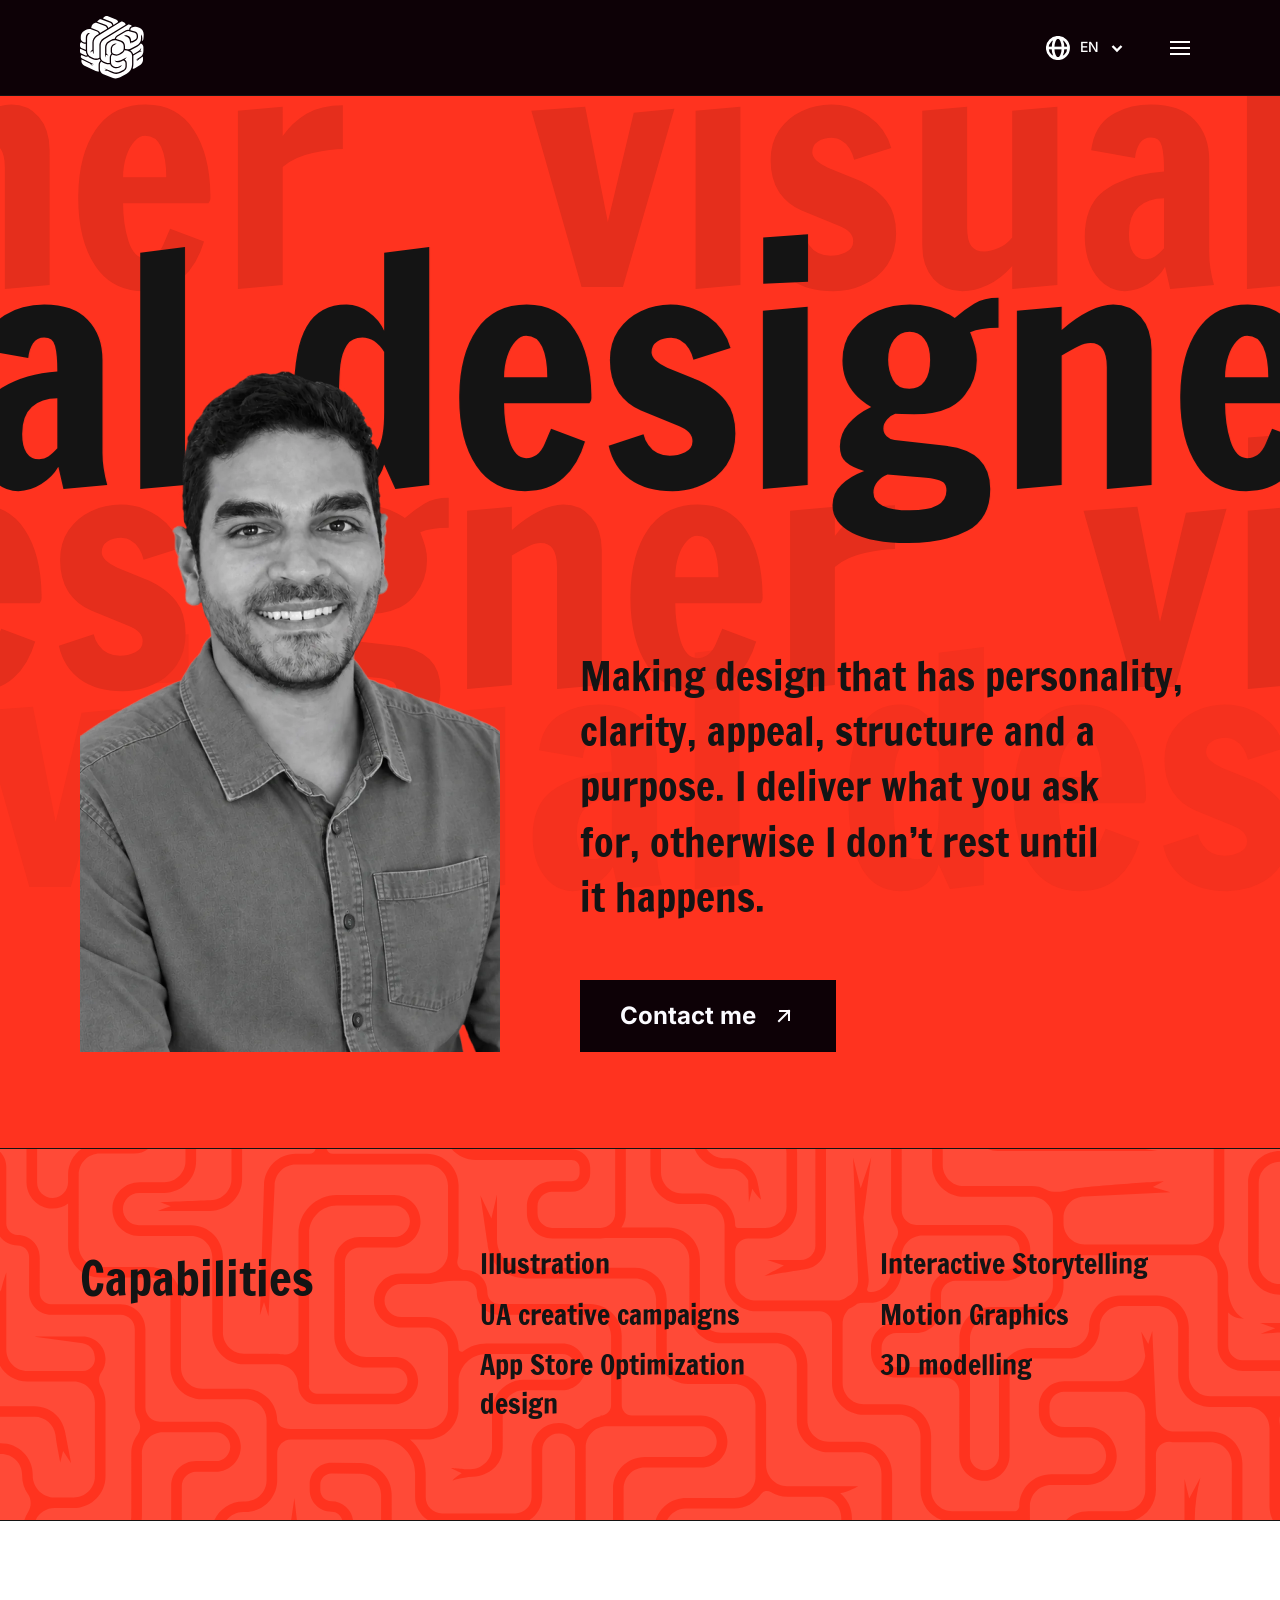
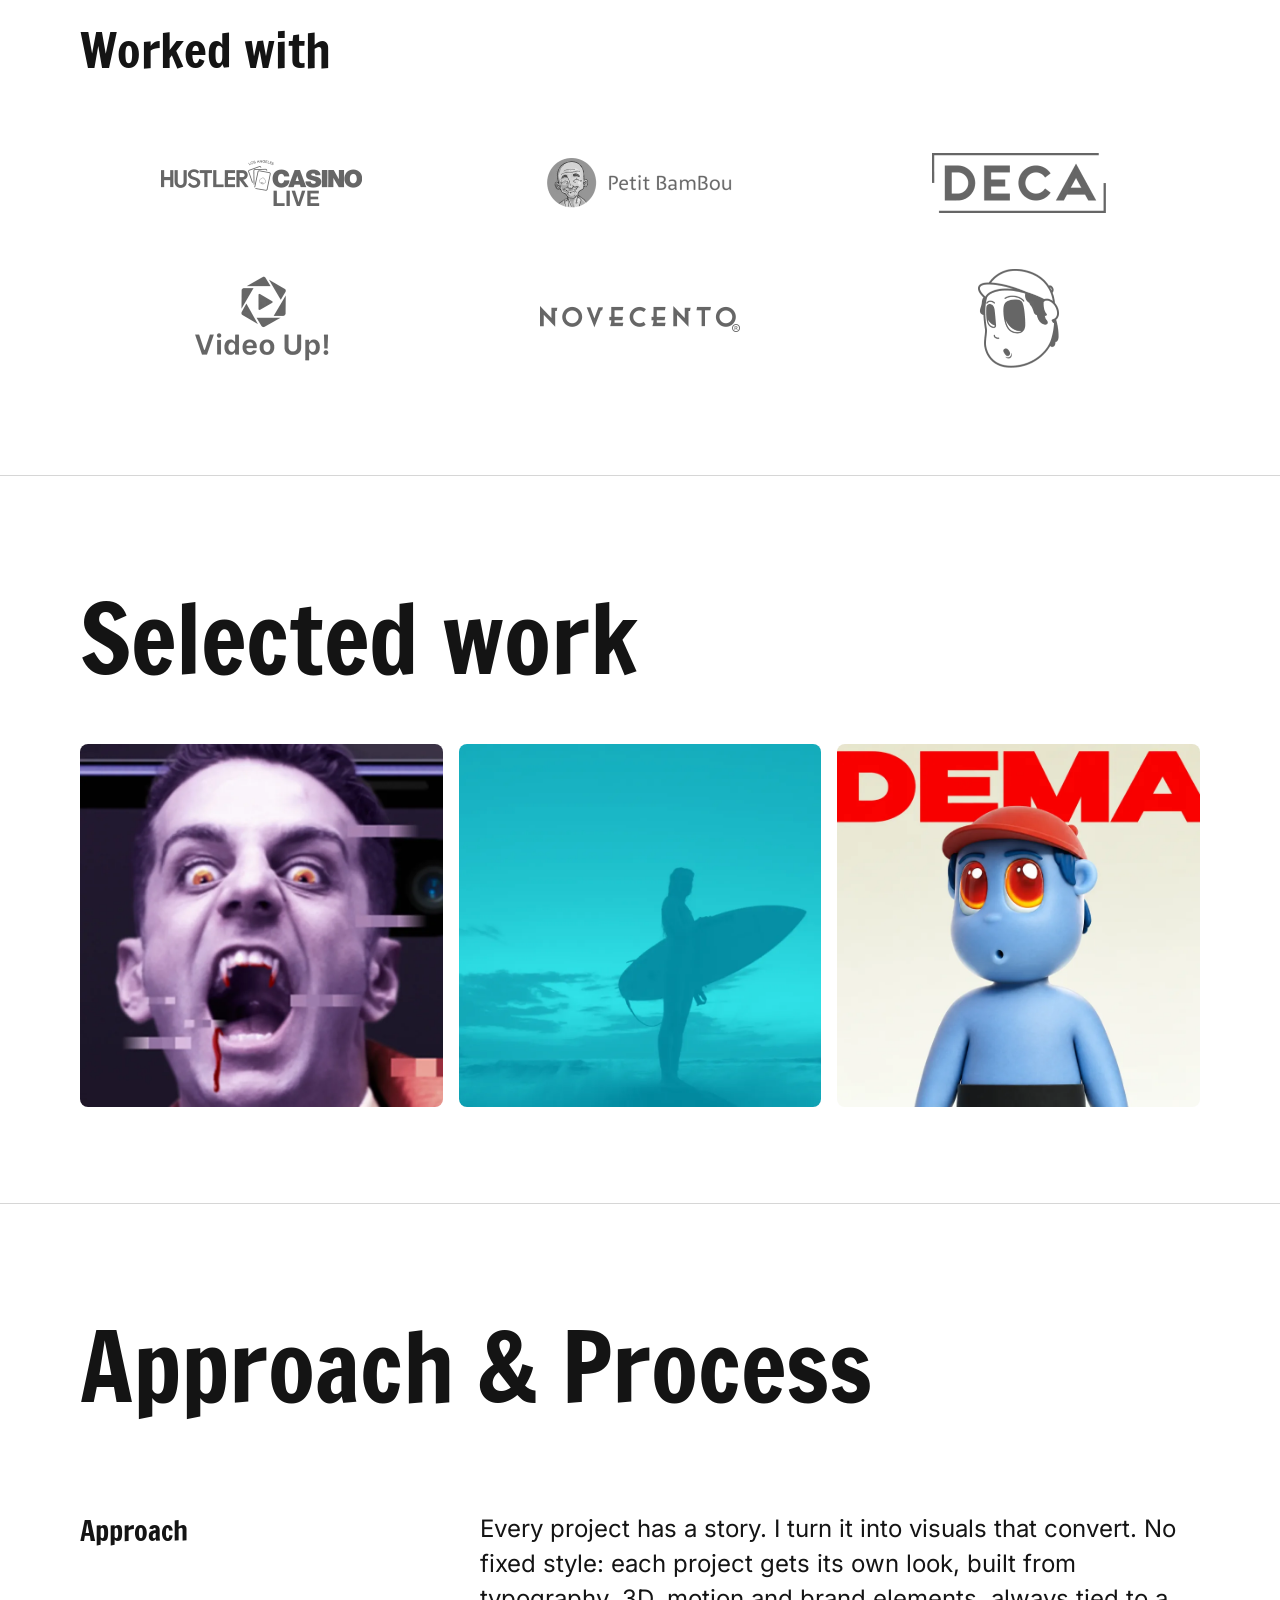
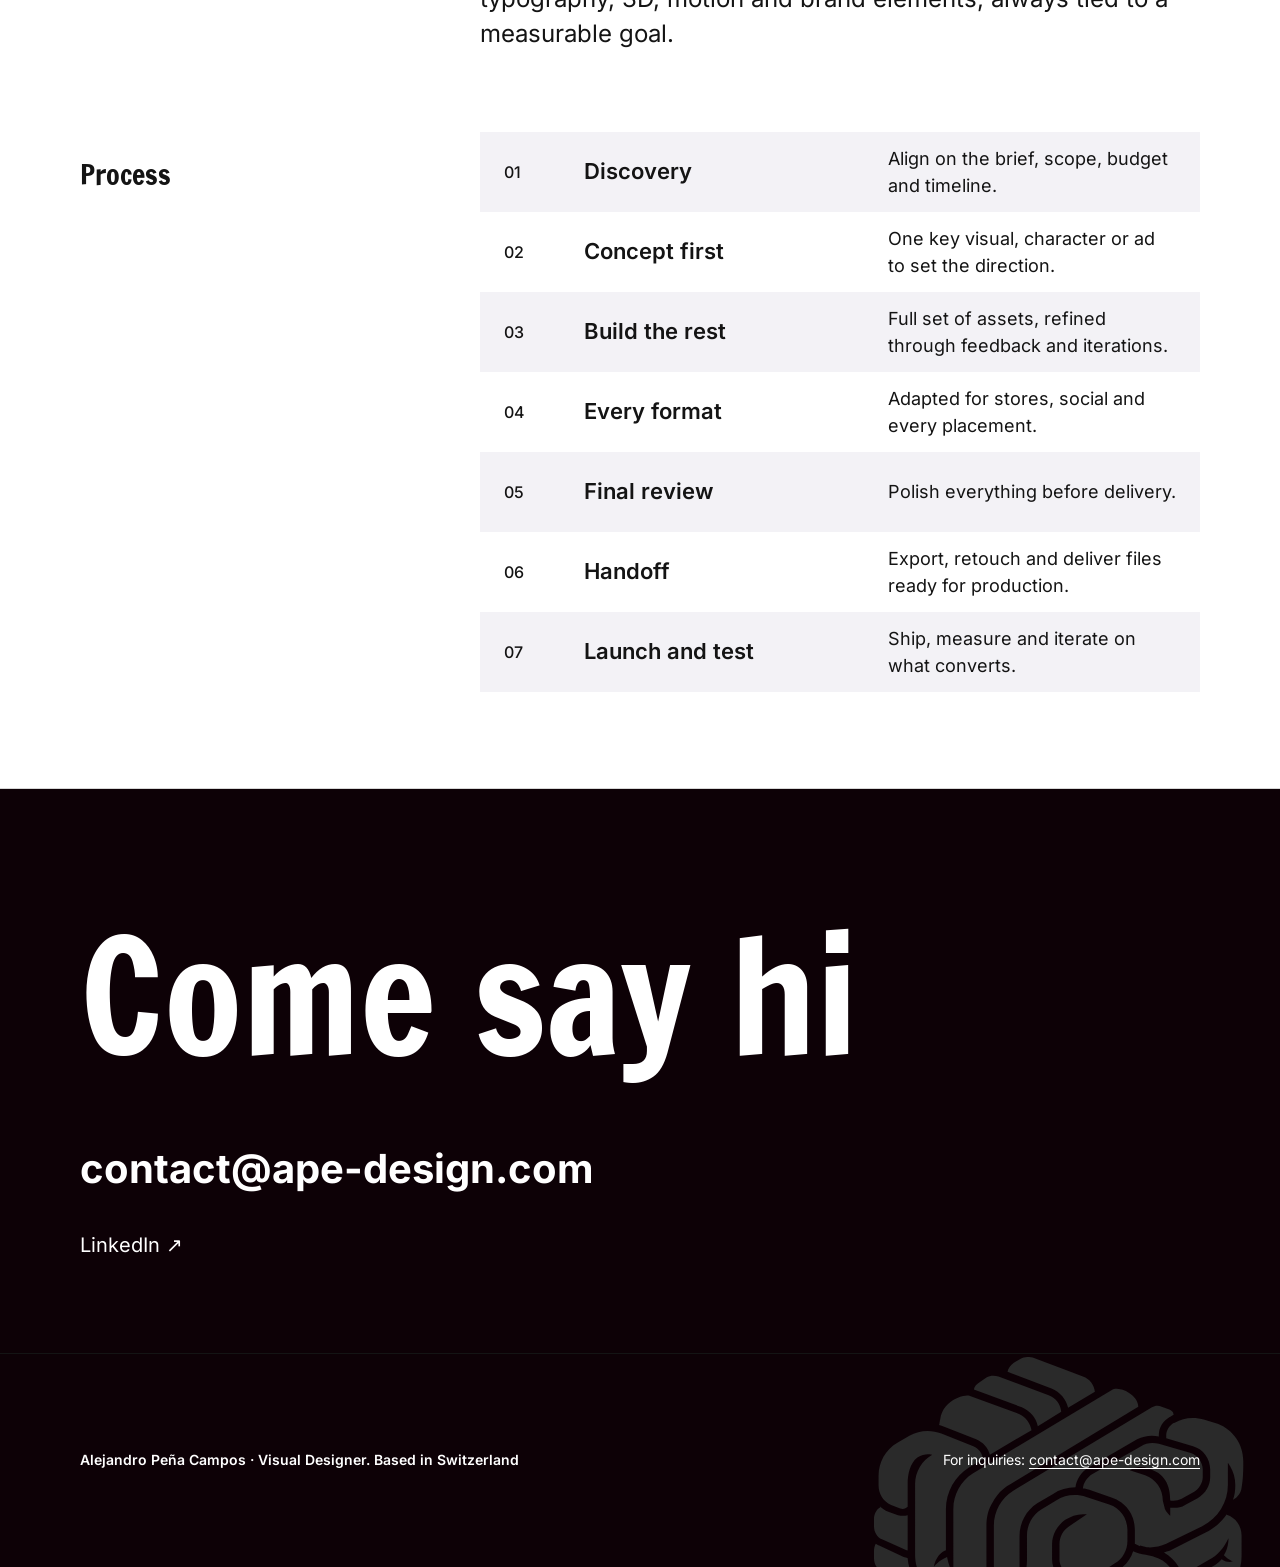
<file: index.html>
<!doctype html>
<html lang="en" translate="no">
<head>
  <meta charset="utf-8">
  <meta name="viewport" content="width=device-width, initial-scale=1">
  <meta name="google" content="notranslate">
  <title>Alejandro Peña Campos · Visual Designer in Switzerland</title>
  <meta name="description" content="Visual designer based in Switzerland. ASO and UA creative, illustration, motion graphics and 3D for apps and brands such as Video Up!, Petit BamBou and DeMajo.">
  <link rel="canonical" href="https://ape-design.com/">
  <link rel="alternate" hreflang="en" href="https://ape-design.com/">
  <link rel="alternate" hreflang="de" href="https://ape-design.com/de/">
  <link rel="alternate" hreflang="es" href="https://ape-design.com/es/">
  <link rel="alternate" hreflang="x-default" href="https://ape-design.com/">
  <meta name="author" content="Alejandro Peña Campos">
  <meta name="theme-color" content="#0d0106">

  <!-- Sharing preview (WhatsApp, LinkedIn, X) -->
  <meta property="og:title" content="Alejandro Peña Campos · Visual Designer in Switzerland">
  <meta property="og:description" content="Visual designer based in Switzerland. ASO and UA creative, illustration, motion graphics and 3D for apps and brands such as Video Up!, Petit BamBou and DeMajo.">
  <meta property="og:image" content="https://ape-design.com/assets/img/og-image.jpg">
  <meta property="og:image:width" content="1200">
  <meta property="og:image:height" content="630">
  <meta property="og:image:alt" content="Alejandro Peña Campos, visual designer, in front of the words visual designer">
  <meta property="og:url" content="https://ape-design.com/">
  <meta property="og:type" content="website">
  <meta property="og:site_name" content="ape-design">
  <meta property="og:locale" content="en_US">
  <meta property="og:locale:alternate" content="de_CH">
  <meta property="og:locale:alternate" content="es_ES">
  <meta name="twitter:card" content="summary_large_image">

  <!-- Structured data for search engines -->
  <script type="application/ld+json">
  {
    "@context": "https://schema.org",
    "@graph": [
      {
        "@type": "WebSite",
        "@id": "https://ape-design.com/#website",
        "url": "https://ape-design.com/",
        "name": "ape-design",
        "inLanguage": ["en", "de", "es"],
        "publisher": {
          "@id": "https://ape-design.com/#person"
        }
      },
      {
        "@type": "ProfilePage",
        "@id": "https://ape-design.com/#profile",
        "url": "https://ape-design.com/",
        "name": "Alejandro Peña Campos · Visual Designer",
        "mainEntity": {
          "@id": "https://ape-design.com/#person"
        }
      },
      {
        "@type": "Person",
        "@id": "https://ape-design.com/#person",
        "name": "Alejandro Peña Campos",
        "jobTitle": "Visual Designer",
        "description": "Visual designer specialised in ASO and UA creative, illustration, motion graphics and 3D.",
        "url": "https://ape-design.com/",
        "image": "https://ape-design.com/assets/img/portrait.webp",
        "email": "mailto:contact@ape-design.com",
        "address": {
          "@type": "PostalAddress",
          "addressCountry": "CH"
        },
        "knowsAbout": [
          "Illustration",
          "UA creative campaigns",
          "App Store Optimization design",
          "Interactive storytelling",
          "Motion graphics",
          "3D modelling"
        ],
        "sameAs": [
          "https://www.linkedin.com/in/apenha/"
        ]
      }
    ]
  }
  </script>

  <link rel="icon" href="assets/img/favicon.svg" type="image/svg+xml">
  <link rel="preload" href="assets/fonts/francois-one-latin-400.woff2" as="font" type="font/woff2" crossorigin>
  <link rel="preload" href="assets/fonts/inter-variable.woff2" as="font" type="font/woff2" crossorigin>
  <link rel="preload" href="assets/img/portrait.webp" as="image" fetchpriority="high">
  <!-- main.css imports the files below; preloading them saves a round trip -->
  <link rel="preload" href="assets/css/reset.css?v=3" as="style">
  <link rel="preload" href="assets/css/tokens.css?v=3" as="style">
  <link rel="preload" href="assets/css/base.css?v=3" as="style">
  <link rel="preload" href="assets/css/layout.css?v=3" as="style">
  <link rel="preload" href="assets/css/components.css?v=3" as="style">
  <link rel="preload" href="assets/css/motion.css?v=3" as="style">
  <link rel="stylesheet" href="assets/css/main.css?v=3">

  <script>document.documentElement.classList.add("js");</script>
  <script defer src="assets/js/ui.js"></script>
  <script defer src="assets/js/motion.js"></script>
  <script defer src="assets/js/main.js"></script>
</head>
<body class="page-about">
  <a class="skip-link" href="#main">Skip to content</a>

  <!-- SITE HEADER: keep identical on every page -->
  <header class="site-header">
    <a class="site-logo" href="index.html">
      <img src="assets/img/logo-ape-white.svg" width="65" height="63" alt="ape-design, home">
    </a>
    <div class="header-actions">
      <div class="lang">
          <button class="lang-toggle" type="button" aria-expanded="false" aria-controls="lang-menu-header" data-lang-toggle>
            <svg class="icon icon-globe" viewBox="0 0 24 24" aria-hidden="true"><path d="M12 22.6C17.8 22.6 22.6 17.8 22.6 12C22.6 6.1 17.8 1.3 12 1.3C6.1 1.3 1.3 6.1 1.3 12C1.3 17.8 6.1 22.6 12 22.6Z"/><path d="M1.5 12H22.5"/><path d="M12 22.6C14.7 22.6 17 17.8 17 12C17 6.1 14.7 1.3 12 1.3C9.2 1.3 7 6.1 7 12C7 17.8 9.2 22.6 12 22.6Z"/></svg>
            <span class="text-language"><span class="visually-hidden">Language: </span>EN</span>
            <svg class="icon icon-sm" viewBox="0 0 14 14" aria-hidden="true"><path d="M2.5 5L7 9.5L11.5 5"/></svg>
          </button>
          <ul class="lang-menu text-language" id="lang-menu-header" role="list" hidden>
            <li><a class="lang-option" href="de/index.html" hreflang="de" lang="de" aria-label="Deutsch">DE</a></li>
            <li><a class="lang-option" href="index.html" hreflang="en" lang="en" aria-label="English" aria-current="true">EN</a></li>
            <li><a class="lang-option" href="es/index.html" hreflang="es" lang="es" aria-label="Español">ES</a></li>
          </ul>
        </div>
      <button class="icon-button" type="button" aria-haspopup="dialog" aria-expanded="false" aria-controls="site-menu" data-menu-open>
        <svg class="icon" viewBox="0 0 24 24" aria-hidden="true"><path d="M3 6H21M3 12H21M3 18H21"/></svg>
        <span class="visually-hidden">Open menu</span>
      </button>
    </div>
  </header>

  <!-- MENU OVERLAY: opened by the menu button, keep identical on every page -->
  <dialog class="site-menu" id="site-menu" aria-label="Menu">
    <div class="site-menu-inner">
      <a class="site-logo" href="index.html">
        <img src="assets/img/logo-ape-white.svg" width="65" height="63" alt="ape-design, home">
      </a>
      <ul class="menu-info text-caption" role="list">
        <li class="menu-info-item">
          <svg class="icon icon-lg" viewBox="0 0 32 32" aria-hidden="true"><path d="M16 2V30M3.8 9L28.1 23M3.8 23L28.1 9"/></svg>
          <p>Working globally<br>CET, local time</p>
        </li>
        <li class="menu-info-item">
          <svg class="icon icon-lg" viewBox="0 0 32 32" aria-hidden="true"><path d="M30.2 6.7H1.7V25.2H30.2V6.7Z"/><path d="M1.7 6.7L16 17.5L30.2 6.7"/></svg>
          <p>For inquiries<br><a href="mailto:contact@ape-design.com">contact@ape-design.com</a></p>
        </li>
      </ul>
      <div class="header-actions">
        <div class="lang">
          <button class="lang-toggle" type="button" aria-expanded="false" aria-controls="lang-menu-overlay" data-lang-toggle>
            <svg class="icon icon-globe" viewBox="0 0 24 24" aria-hidden="true"><path d="M12 22.6C17.8 22.6 22.6 17.8 22.6 12C22.6 6.1 17.8 1.3 12 1.3C6.1 1.3 1.3 6.1 1.3 12C1.3 17.8 6.1 22.6 12 22.6Z"/><path d="M1.5 12H22.5"/><path d="M12 22.6C14.7 22.6 17 17.8 17 12C17 6.1 14.7 1.3 12 1.3C9.2 1.3 7 6.1 7 12C7 17.8 9.2 22.6 12 22.6Z"/></svg>
            <span class="text-language"><span class="visually-hidden">Language: </span>EN</span>
            <svg class="icon icon-sm" viewBox="0 0 14 14" aria-hidden="true"><path d="M2.5 5L7 9.5L11.5 5"/></svg>
          </button>
          <ul class="lang-menu text-language" id="lang-menu-overlay" role="list" hidden>
            <li><a class="lang-option" href="de/index.html" hreflang="de" lang="de" aria-label="Deutsch">DE</a></li>
            <li><a class="lang-option" href="index.html" hreflang="en" lang="en" aria-label="English" aria-current="true">EN</a></li>
            <li><a class="lang-option" href="es/index.html" hreflang="es" lang="es" aria-label="Español">ES</a></li>
          </ul>
        </div>
        <button class="icon-button" type="button" data-menu-close>
          <svg class="icon" viewBox="0 0 24 24" aria-hidden="true"><path d="M6 6L18 18M18 6L6 18"/></svg>
          <span class="visually-hidden">Close menu</span>
        </button>
      </div>
      <nav class="site-menu-nav" aria-label="Main">
        <ul class="text-heading-s" role="list">
          <li><a href="index.html#work">Work</a></li>
          <li><a href="index.html">About</a></li>
          <li><a href="index.html#contact">Contact</a></li>
        </ul>
      </nav>
    </div>
  </dialog>

  <main id="main">
    <!-- HERO -->
    <section class="section hero" aria-labelledby="hero-title">
      <div class="hero-marquees" aria-hidden="true">
        <div class="marquee marquee--4">
          <div class="marquee-track">
            <span>visual designer</span>
            <span>visual designer</span>
            <span>visual designer</span>
            <span>visual designer</span>
          </div>
        </div>
        <div class="marquee marquee--3">
          <div class="marquee-track">
            <span>visual designer</span>
            <span>visual designer</span>
            <span>visual designer</span>
            <span>visual designer</span>
          </div>
        </div>
        <div class="marquee marquee--1">
          <div class="marquee-track">
            <span>visual designer</span>
            <span>visual designer</span>
            <span>visual designer</span>
            <span>visual designer</span>
          </div>
        </div>
        <div class="marquee marquee--2">
          <div class="marquee-track">
            <span>visual designer</span>
            <span>visual designer</span>
            <span>visual designer</span>
            <span>visual designer</span>
          </div>
        </div>
      </div>
      <div class="hero-intro">
        <div class="hero-portrait">
          <img src="assets/img/portrait.webp" width="840" height="1472" alt="Portrait of Alejandro Peña Campos, smiling, in a denim shirt" fetchpriority="high">
        </div>
        <div class="hero-copy">
          <h1 id="hero-title" class="visually-hidden">Alejandro Peña Campos, visual designer</h1>
          <p class="text-statement hero-statement"><span>Making design that has personality,</span> <span>clarity, appeal, structure and a purpose.</span> <span>I deliver what you ask for, otherwise I</span> <span>don’t rest until it happens.</span></p>
          <a class="button" href="#contact">
            <span class="text-button">Contact me</span>
            <svg class="icon" viewBox="0 0 24 24" aria-hidden="true"><path d="M7 17L17 7M17 16V7H8"/></svg>
          </a>
        </div>
      </div>
    </section>

    <!-- CAPABILITIES -->
    <section class="section capabilities" aria-labelledby="capabilities-title">
      <img class="capabilities-pattern" src="assets/img/brain-pattern.svg" width="1440" height="480" alt="">
      <div class="capabilities-content" data-reveal-group>
        <h2 id="capabilities-title" class="text-heading-s" data-reveal>Capabilities</h2>
        <ul class="capabilities-list text-label" role="list" data-reveal>
          <li>Illustration</li>
          <li>UA creative campaigns</li>
          <li>App Store Optimization design</li>
        </ul>
        <ul class="capabilities-list text-label" role="list" data-reveal>
          <li>Interactive Storytelling</li>
          <li>Motion Graphics</li>
          <li>3D modelling</li>
        </ul>
      </div>
    </section>

    <!-- CLIENTS -->
    <section class="section stack clients" aria-labelledby="clients-title">
      <h2 id="clients-title" class="text-heading-s" data-reveal>Worked with</h2>
      <ul class="logo-grid" role="list" data-reveal-group>
        <li class="logo-tile" data-reveal><img src="assets/img/logo-hustler-casino-live.webp" width="201" height="46" alt="Hustler Casino Live" loading="lazy"></li>
        <li class="logo-tile" data-reveal><img src="assets/img/logo-petit-bambou.webp" width="200" height="57" alt="Petit BamBou" loading="lazy"></li>
        <li class="logo-tile" data-reveal><img src="assets/img/logo-deca-games.webp" width="174" height="60" alt="DECA Games" loading="lazy"></li>
        <li class="logo-tile" data-reveal><img src="assets/img/logo-video-up.webp" width="155" height="97" alt="Video Up!" loading="lazy"></li>
        <li class="logo-tile" data-reveal><img src="assets/img/logo-novecento.webp" width="200" height="26" alt="Novecento" loading="lazy"></li>
        <li class="logo-tile" data-reveal><img src="assets/img/logo-demajo.webp" width="81" height="98" alt="DeMajo" loading="lazy"></li>
      </ul>
    </section>

    <!-- SELECTED WORK -->
    <section id="work" class="section stack work" aria-labelledby="work-title">
      <h2 id="work-title" class="text-heading-l" data-reveal>Selected work</h2>
      <ul class="gallery" role="list" data-reveal-group>
        <li data-reveal>
          <a class="gallery-tile" href="video-up.html">
            <img src="assets/img/tile-video-up.webp" width="832" height="832" alt="Halloween campaign key visual for Video Up!: a vampire mid scream with glitch effects" loading="lazy">
            <span class="gallery-tile-overlay"><span class="text-body-medium">Video Up!</span></span>
          </a>
        </li>
        <li data-reveal>
          <a class="gallery-tile" href="petit-bambou.html">
            <img src="assets/img/tile-petit-bambou.webp" width="832" height="832" alt="Petit BamBou campaign visual: a surfer silhouette at dusk in turquoise tones" loading="lazy">
            <span class="gallery-tile-overlay"><span class="text-body-medium">Petit BamBou</span></span>
          </a>
        </li>
        <li data-reveal>
          <a class="gallery-tile" href="demajo.html">
            <img src="assets/img/tile-demajo.webp" width="832" height="832" alt="DeMajo mascot rendered in 3D: a blue character in a red cap under the DEMAJO logotype" loading="lazy">
            <span class="gallery-tile-overlay"><span class="text-body-medium">DeMajo</span></span>
          </a>
        </li>
      </ul>
    </section>

    <!-- APPROACH & PROCESS -->
    <section class="section stack approach" aria-labelledby="approach-title">
      <h2 id="approach-title" class="text-heading-l" data-reveal>Approach &amp; Process</h2>
      <div class="split" data-reveal>
        <h3 class="text-label">Approach</h3>
        <p class="text-lead">Every project has a story. I turn it into visuals that convert. No fixed style: each project gets its own look, built from typography, 3D, motion and brand elements, always tied to a measurable goal.</p>
      </div>
      <div class="split">
        <h3 class="text-label process-label" data-reveal>Process</h3>
        <ol class="process" role="list" data-reveal-group>
            <li class="process-step" data-reveal>
              <span class="process-step-number text-meta">01</span>
              <span class="process-step-title text-subtitle">Discovery</span>
              <span class="process-step-text text-body">Align on the brief, scope, budget and timeline.</span>
            </li>
            <li class="process-step" data-reveal>
              <span class="process-step-number text-meta">02</span>
              <span class="process-step-title text-subtitle">Concept first</span>
              <span class="process-step-text text-body">One key visual, character or ad to set the direction.</span>
            </li>
            <li class="process-step" data-reveal>
              <span class="process-step-number text-meta">03</span>
              <span class="process-step-title text-subtitle">Build the rest</span>
              <span class="process-step-text text-body">Full set of assets, refined through feedback and iterations.</span>
            </li>
            <li class="process-step" data-reveal>
              <span class="process-step-number text-meta">04</span>
              <span class="process-step-title text-subtitle">Every format</span>
              <span class="process-step-text text-body">Adapted for stores, social and every placement.</span>
            </li>
            <li class="process-step" data-reveal>
              <span class="process-step-number text-meta">05</span>
              <span class="process-step-title text-subtitle">Final review</span>
              <span class="process-step-text text-body">Polish everything before delivery.</span>
            </li>
            <li class="process-step" data-reveal>
              <span class="process-step-number text-meta">06</span>
              <span class="process-step-title text-subtitle">Handoff</span>
              <span class="process-step-text text-body">Export, retouch and deliver files ready for production.</span>
            </li>
            <li class="process-step" data-reveal>
              <span class="process-step-number text-meta">07</span>
              <span class="process-step-title text-subtitle">Launch and test</span>
              <span class="process-step-text text-body">Ship, measure and iterate on what converts.</span>
            </li>
        </ol>
      </div>
    </section>

    <!-- CONTACT SECTION -->
    <section id="contact" class="section stack contact" aria-labelledby="contact-title">
      <h2 id="contact-title" class="text-contact" data-reveal>Come say hi</h2>
      <a class="text-email contact-email" href="mailto:contact@ape-design.com" data-reveal>contact@ape-design.com</a>
      <ul class="contact-links text-link" role="list" data-reveal>
        <li><a href="https://www.linkedin.com/in/apenha/" target="_blank" rel="noopener">LinkedIn ↗</a></li>
      </ul>
    </section>
  </main>

  <!-- SITE FOOTER: keep identical on every page -->
  <footer class="site-footer">
    <img class="footer-brain" src="assets/img/brand-brain.svg" width="371" height="358" alt="">
    <div class="footer-bar">
      <p class="text-caption-strong">Alejandro Peña Campos · Visual Designer. Based in Switzerland</p>
      <p class="text-caption">For inquiries: <a href="mailto:contact@ape-design.com">contact@ape-design.com</a></p>
    </div>
  </footer>
</body>
</html>
</file>
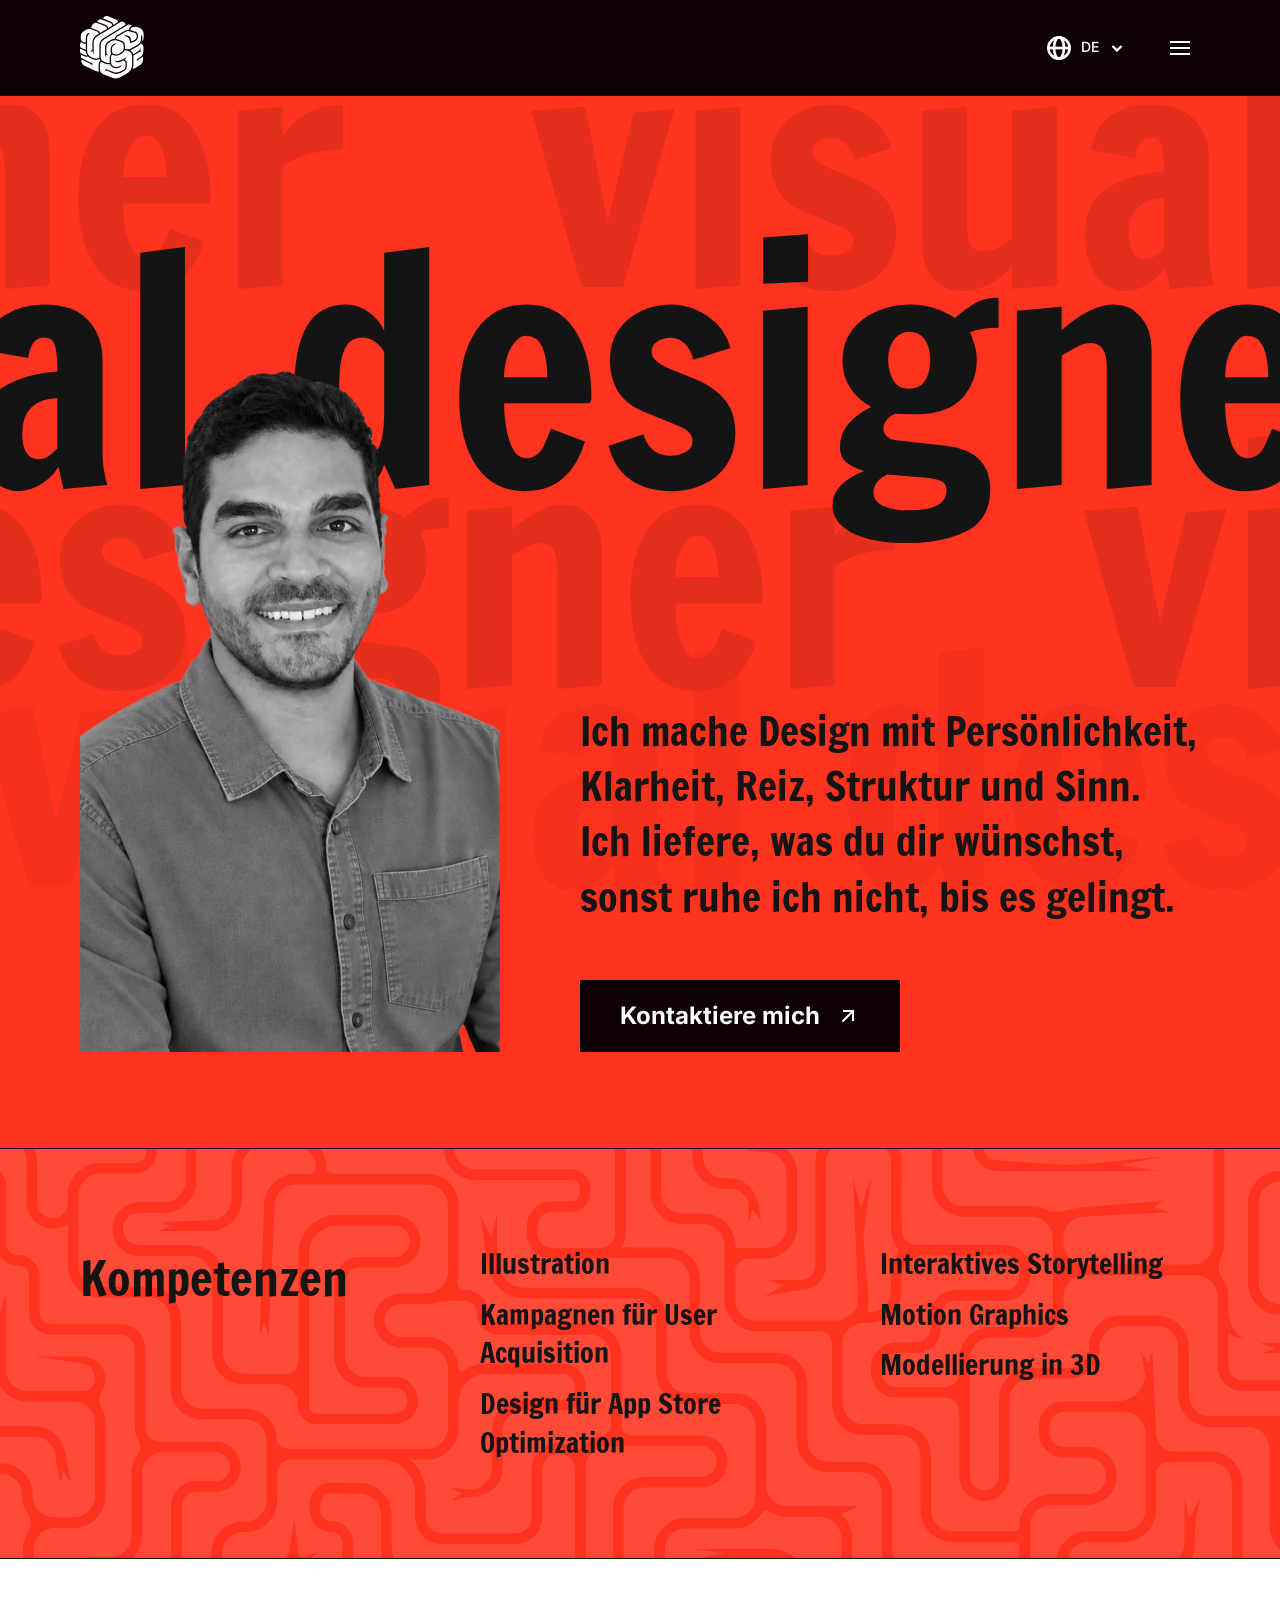
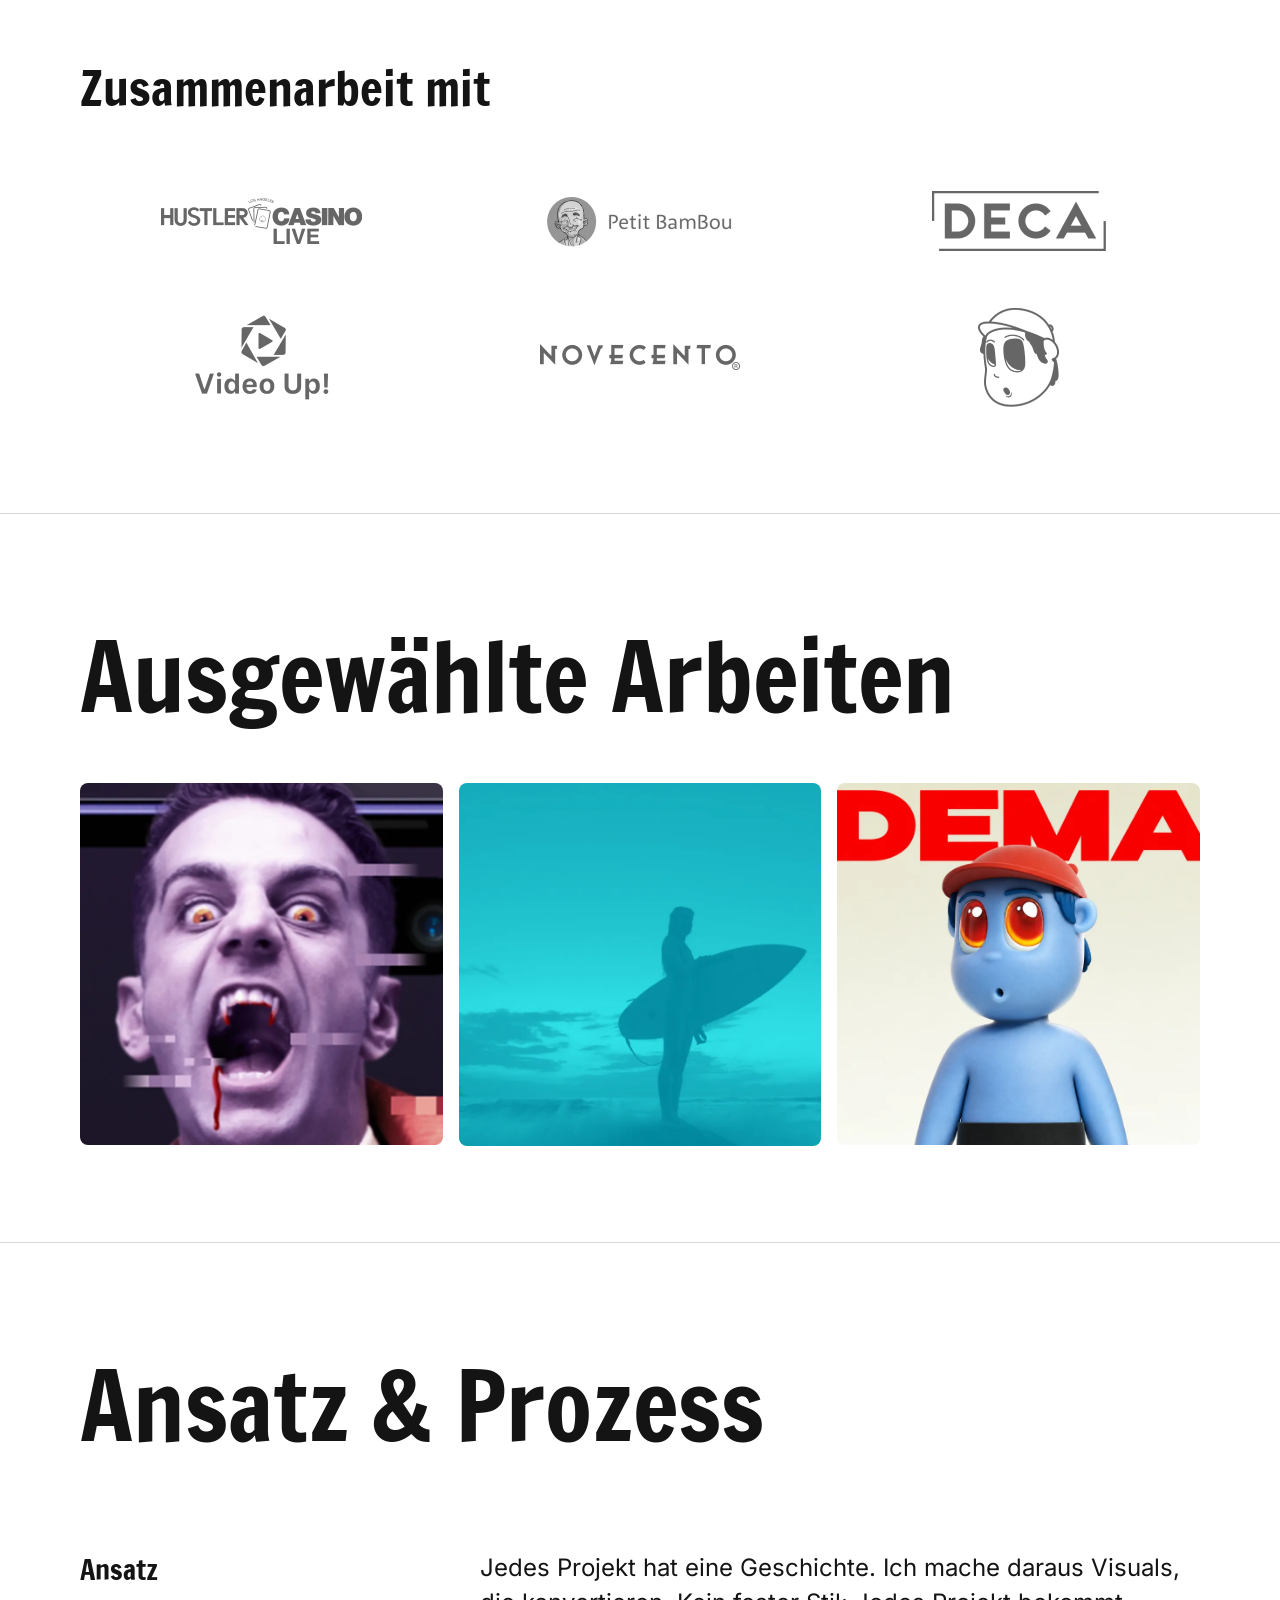
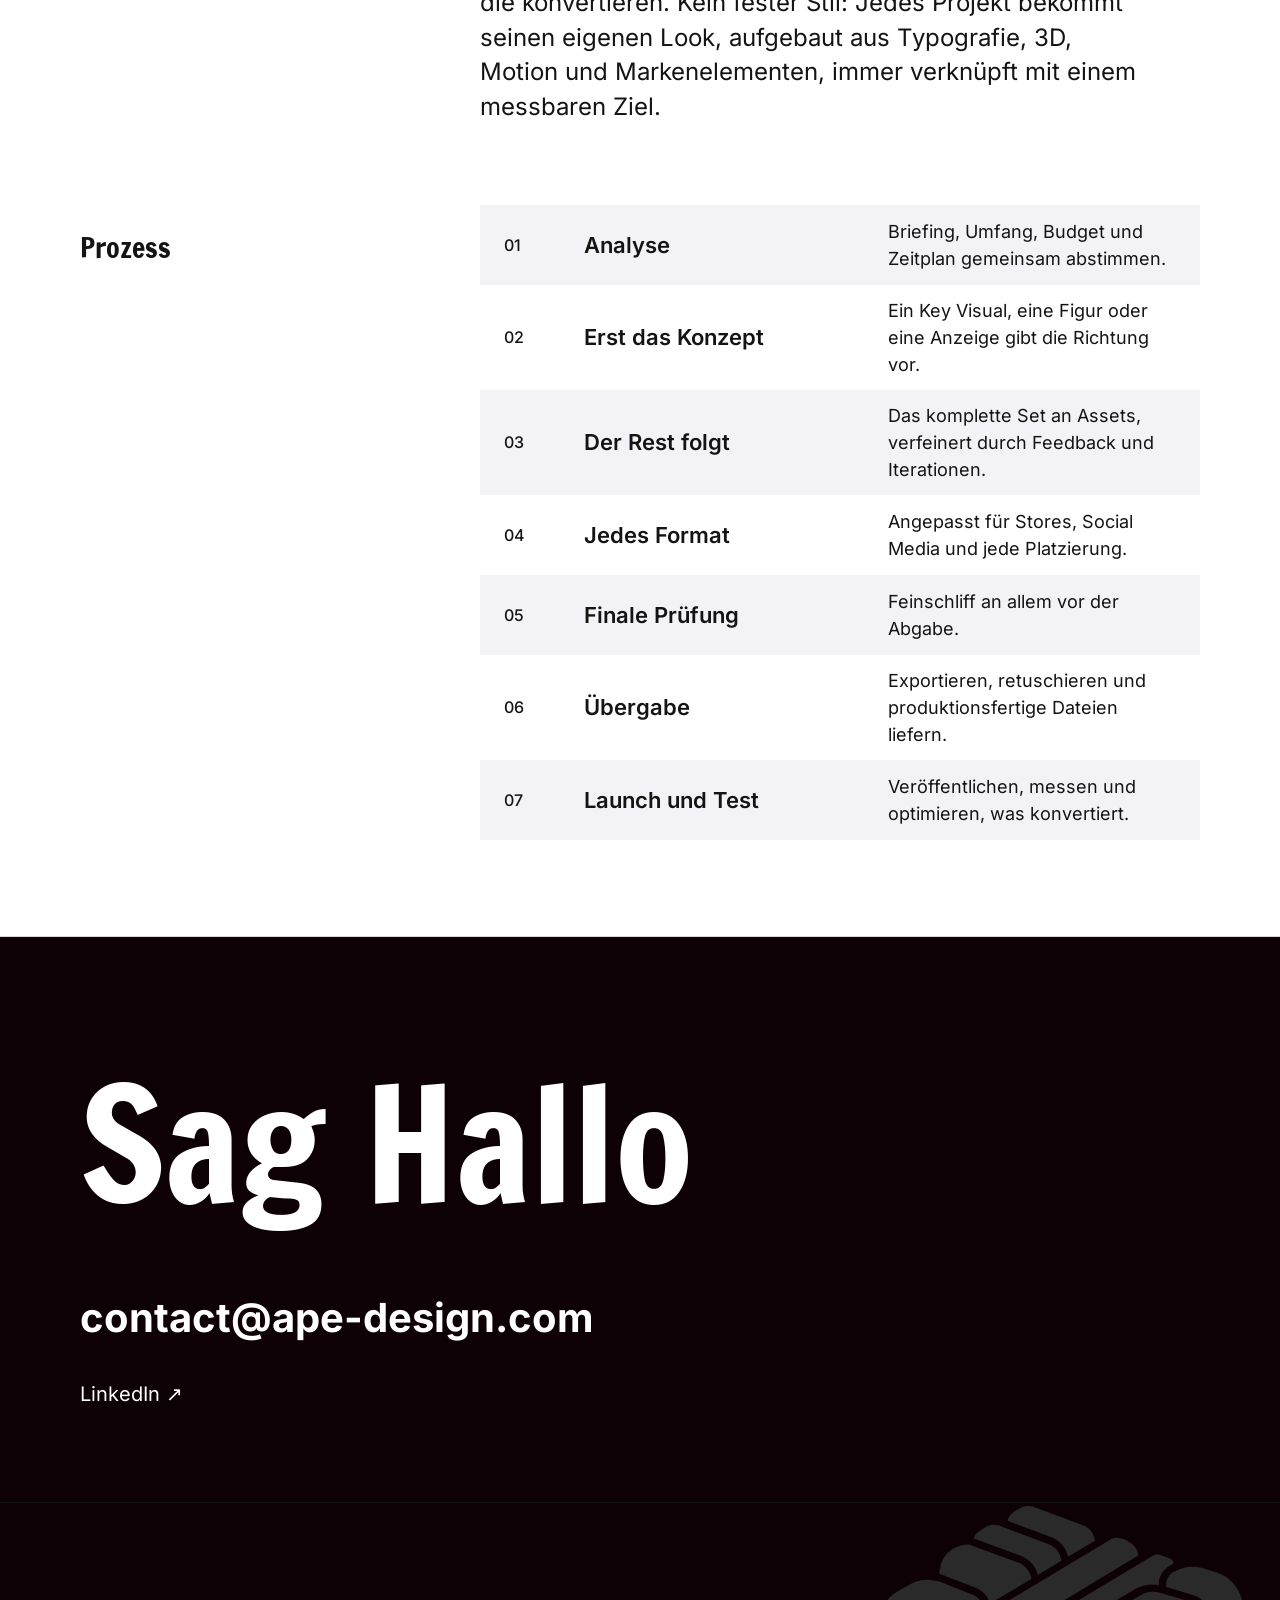
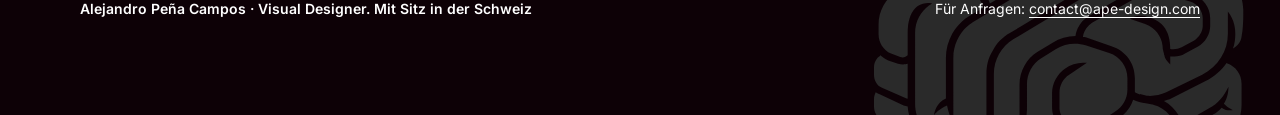
<file: de/index.html>
<!doctype html>
<html lang="de" translate="no">
<head>
  <meta charset="utf-8">
  <meta name="viewport" content="width=device-width, initial-scale=1">
  <meta name="google" content="notranslate">
  <title>Alejandro Peña Campos · Visual Designer in der Schweiz</title>
  <meta name="description" content="Visual Designer mit Sitz in der Schweiz. ASO und UA Creatives, Illustration, Motion Graphics und 3D für Apps und Marken wie Video Up!, Petit BamBou und DeMajo.">
  <link rel="canonical" href="https://ape-design.com/de/">
  <link rel="alternate" hreflang="en" href="https://ape-design.com/">
  <link rel="alternate" hreflang="de" href="https://ape-design.com/de/">
  <link rel="alternate" hreflang="es" href="https://ape-design.com/es/">
  <link rel="alternate" hreflang="x-default" href="https://ape-design.com/">
  <meta name="author" content="Alejandro Peña Campos">
  <meta name="theme-color" content="#0d0106">

  <!-- Sharing preview (WhatsApp, LinkedIn, X) -->
  <meta property="og:title" content="Alejandro Peña Campos · Visual Designer in der Schweiz">
  <meta property="og:description" content="Visual Designer mit Sitz in der Schweiz. ASO und UA Creatives, Illustration, Motion Graphics und 3D für Apps und Marken wie Video Up!, Petit BamBou und DeMajo.">
  <meta property="og:image" content="https://ape-design.com/assets/img/og-image.jpg">
  <meta property="og:image:width" content="1200">
  <meta property="og:image:height" content="630">
  <meta property="og:image:alt" content="Alejandro Peña Campos, Visual Designer, vor den Worten visual designer">
  <meta property="og:url" content="https://ape-design.com/de/">
  <meta property="og:type" content="website">
  <meta property="og:site_name" content="ape-design">
  <meta property="og:locale" content="de_CH">
  <meta property="og:locale:alternate" content="en_US">
  <meta property="og:locale:alternate" content="es_ES">
  <meta name="twitter:card" content="summary_large_image">

  <!-- Structured data for search engines -->
  <script type="application/ld+json">
  {
    "@context": "https://schema.org",
    "@graph": [
      {
        "@type": "WebSite",
        "@id": "https://ape-design.com/#website",
        "url": "https://ape-design.com/",
        "name": "ape-design",
        "inLanguage": ["en", "de", "es"],
        "publisher": {
          "@id": "https://ape-design.com/#person"
        }
      },
      {
        "@type": "ProfilePage",
        "@id": "https://ape-design.com/de/#profile",
        "url": "https://ape-design.com/de/",
        "inLanguage": "de",
        "name": "Alejandro Peña Campos · Visual Designer",
        "mainEntity": {
          "@id": "https://ape-design.com/#person"
        }
      },
      {
        "@type": "Person",
        "@id": "https://ape-design.com/#person",
        "name": "Alejandro Peña Campos",
        "jobTitle": "Visual Designer",
        "description": "Visual Designer, spezialisiert auf ASO und UA Creatives, Illustration, Motion Graphics und 3D.",
        "url": "https://ape-design.com/",
        "image": "https://ape-design.com/assets/img/portrait.webp",
        "email": "mailto:contact@ape-design.com",
        "address": {
          "@type": "PostalAddress",
          "addressCountry": "CH"
        },
        "knowsAbout": [
          "Illustration",
          "UA creative campaigns",
          "App Store Optimization design",
          "Interactive storytelling",
          "Motion graphics",
          "3D modelling"
        ],
        "sameAs": [
          "https://www.linkedin.com/in/apenha/"
        ]
      }
    ]
  }
  </script>

  <link rel="icon" href="../assets/img/favicon.svg" type="image/svg+xml">
  <link rel="preload" href="../assets/fonts/francois-one-latin-400.woff2" as="font" type="font/woff2" crossorigin>
  <link rel="preload" href="../assets/fonts/inter-variable.woff2" as="font" type="font/woff2" crossorigin>
  <link rel="preload" href="../assets/img/portrait.webp" as="image" fetchpriority="high">
  <!-- main.css imports the files below; preloading them saves a round trip -->
  <link rel="preload" href="../assets/css/reset.css?v=3" as="style">
  <link rel="preload" href="../assets/css/tokens.css?v=3" as="style">
  <link rel="preload" href="../assets/css/base.css?v=3" as="style">
  <link rel="preload" href="../assets/css/layout.css?v=3" as="style">
  <link rel="preload" href="../assets/css/components.css?v=3" as="style">
  <link rel="preload" href="../assets/css/motion.css?v=3" as="style">
  <link rel="stylesheet" href="../assets/css/main.css?v=3">

  <script>document.documentElement.classList.add("js");</script>
  <script defer src="../assets/js/ui.js"></script>
  <script defer src="../assets/js/motion.js"></script>
  <script defer src="../assets/js/main.js"></script>
</head>
<body class="page-about">
  <a class="skip-link" href="#main">Zum Inhalt springen</a>

  <!-- SITE HEADER: keep identical on every page -->
  <header class="site-header">
    <a class="site-logo" href="index.html">
      <img src="../assets/img/logo-ape-white.svg" width="65" height="63" alt="ape-design, Startseite">
    </a>
    <div class="header-actions">
      <div class="lang">
          <button class="lang-toggle" type="button" aria-expanded="false" aria-controls="lang-menu-header" data-lang-toggle>
            <svg class="icon icon-globe" viewBox="0 0 24 24" aria-hidden="true"><path d="M12 22.6C17.8 22.6 22.6 17.8 22.6 12C22.6 6.1 17.8 1.3 12 1.3C6.1 1.3 1.3 6.1 1.3 12C1.3 17.8 6.1 22.6 12 22.6Z"/><path d="M1.5 12H22.5"/><path d="M12 22.6C14.7 22.6 17 17.8 17 12C17 6.1 14.7 1.3 12 1.3C9.2 1.3 7 6.1 7 12C7 17.8 9.2 22.6 12 22.6Z"/></svg>
            <span class="text-language"><span class="visually-hidden">Sprache: </span>DE</span>
            <svg class="icon icon-sm" viewBox="0 0 14 14" aria-hidden="true"><path d="M2.5 5L7 9.5L11.5 5"/></svg>
          </button>
          <ul class="lang-menu text-language" id="lang-menu-header" role="list" hidden>
            <li><a class="lang-option" href="index.html" hreflang="de" lang="de" aria-label="Deutsch" aria-current="true">DE</a></li>
            <li><a class="lang-option" href="../index.html" hreflang="en" lang="en" aria-label="English">EN</a></li>
            <li><a class="lang-option" href="../es/index.html" hreflang="es" lang="es" aria-label="Español">ES</a></li>
          </ul>
        </div>
      <button class="icon-button" type="button" aria-haspopup="dialog" aria-expanded="false" aria-controls="site-menu" data-menu-open>
        <svg class="icon" viewBox="0 0 24 24" aria-hidden="true"><path d="M3 6H21M3 12H21M3 18H21"/></svg>
        <span class="visually-hidden">Menü öffnen</span>
      </button>
    </div>
  </header>

  <!-- MENU OVERLAY: opened by the menu button, keep identical on every page -->
  <dialog class="site-menu" id="site-menu" aria-label="Menü">
    <div class="site-menu-inner">
      <a class="site-logo" href="index.html">
        <img src="../assets/img/logo-ape-white.svg" width="65" height="63" alt="ape-design, Startseite">
      </a>
      <ul class="menu-info text-caption" role="list">
        <li class="menu-info-item">
          <svg class="icon icon-lg" viewBox="0 0 32 32" aria-hidden="true"><path d="M16 2V30M3.8 9L28.1 23M3.8 23L28.1 9"/></svg>
          <p>Weltweit tätig<br>MEZ, Ortszeit</p>
        </li>
        <li class="menu-info-item">
          <svg class="icon icon-lg" viewBox="0 0 32 32" aria-hidden="true"><path d="M30.2 6.7H1.7V25.2H30.2V6.7Z"/><path d="M1.7 6.7L16 17.5L30.2 6.7"/></svg>
          <p>Für Anfragen<br><a href="mailto:contact@ape-design.com">contact@ape-design.com</a></p>
        </li>
      </ul>
      <div class="header-actions">
        <div class="lang">
          <button class="lang-toggle" type="button" aria-expanded="false" aria-controls="lang-menu-overlay" data-lang-toggle>
            <svg class="icon icon-globe" viewBox="0 0 24 24" aria-hidden="true"><path d="M12 22.6C17.8 22.6 22.6 17.8 22.6 12C22.6 6.1 17.8 1.3 12 1.3C6.1 1.3 1.3 6.1 1.3 12C1.3 17.8 6.1 22.6 12 22.6Z"/><path d="M1.5 12H22.5"/><path d="M12 22.6C14.7 22.6 17 17.8 17 12C17 6.1 14.7 1.3 12 1.3C9.2 1.3 7 6.1 7 12C7 17.8 9.2 22.6 12 22.6Z"/></svg>
            <span class="text-language"><span class="visually-hidden">Sprache: </span>DE</span>
            <svg class="icon icon-sm" viewBox="0 0 14 14" aria-hidden="true"><path d="M2.5 5L7 9.5L11.5 5"/></svg>
          </button>
          <ul class="lang-menu text-language" id="lang-menu-overlay" role="list" hidden>
            <li><a class="lang-option" href="index.html" hreflang="de" lang="de" aria-label="Deutsch" aria-current="true">DE</a></li>
            <li><a class="lang-option" href="../index.html" hreflang="en" lang="en" aria-label="English">EN</a></li>
            <li><a class="lang-option" href="../es/index.html" hreflang="es" lang="es" aria-label="Español">ES</a></li>
          </ul>
        </div>
        <button class="icon-button" type="button" data-menu-close>
          <svg class="icon" viewBox="0 0 24 24" aria-hidden="true"><path d="M6 6L18 18M18 6L6 18"/></svg>
          <span class="visually-hidden">Menü schliessen</span>
        </button>
      </div>
      <nav class="site-menu-nav" aria-label="Hauptmenü">
        <ul class="text-heading-s" role="list">
          <li><a href="index.html#work">Arbeiten</a></li>
          <li><a href="index.html">Über mich</a></li>
          <li><a href="index.html#contact">Kontakt</a></li>
        </ul>
      </nav>
    </div>
  </dialog>

  <main id="main">
    <!-- HERO -->
    <section class="section hero" aria-labelledby="hero-title">
      <div class="hero-marquees" aria-hidden="true">
        <div class="marquee marquee--4">
          <div class="marquee-track">
            <span>visual designer</span>
            <span>visual designer</span>
            <span>visual designer</span>
            <span>visual designer</span>
          </div>
        </div>
        <div class="marquee marquee--3">
          <div class="marquee-track">
            <span>visual designer</span>
            <span>visual designer</span>
            <span>visual designer</span>
            <span>visual designer</span>
          </div>
        </div>
        <div class="marquee marquee--1">
          <div class="marquee-track">
            <span>visual designer</span>
            <span>visual designer</span>
            <span>visual designer</span>
            <span>visual designer</span>
          </div>
        </div>
        <div class="marquee marquee--2">
          <div class="marquee-track">
            <span>visual designer</span>
            <span>visual designer</span>
            <span>visual designer</span>
            <span>visual designer</span>
          </div>
        </div>
      </div>
      <div class="hero-intro">
        <div class="hero-portrait">
          <img src="../assets/img/portrait.webp" width="840" height="1472" alt="Porträt von Alejandro Peña Campos, lächelnd, im Jeanshemd" fetchpriority="high">
        </div>
        <div class="hero-copy">
          <h1 id="hero-title" class="visually-hidden">Alejandro Peña Campos, Visual Designer</h1>
          <p class="text-statement hero-statement"><span>Ich mache Design mit Persönlichkeit,</span> <span>Klarheit, Reiz, Struktur und Sinn.</span> <span>Ich liefere, was du dir wünschst, sonst</span> <span>ruhe ich nicht, bis es gelingt.</span></p>
          <a class="button" href="#contact">
            <span class="text-button">Kontaktiere mich</span>
            <svg class="icon" viewBox="0 0 24 24" aria-hidden="true"><path d="M7 17L17 7M17 16V7H8"/></svg>
          </a>
        </div>
      </div>
    </section>

    <!-- CAPABILITIES -->
    <section class="section capabilities" aria-labelledby="capabilities-title">
      <img class="capabilities-pattern" src="../assets/img/brain-pattern.svg" width="1440" height="480" alt="">
      <div class="capabilities-content" data-reveal-group>
        <h2 id="capabilities-title" class="text-heading-s" data-reveal>Kompetenzen</h2>
        <ul class="capabilities-list text-label" role="list" data-reveal>
          <li>Illustration</li>
          <li>Kampagnen für User Acquisition</li>
          <li>Design für App Store Optimization</li>
        </ul>
        <ul class="capabilities-list text-label" role="list" data-reveal>
          <li>Interaktives Storytelling</li>
          <li>Motion Graphics</li>
          <li>Modellierung in 3D</li>
        </ul>
      </div>
    </section>

    <!-- CLIENTS -->
    <section class="section stack clients" aria-labelledby="clients-title">
      <h2 id="clients-title" class="text-heading-s" data-reveal>Zusammenarbeit mit</h2>
      <ul class="logo-grid" role="list" data-reveal-group>
        <li class="logo-tile" data-reveal><img src="../assets/img/logo-hustler-casino-live.webp" width="201" height="46" alt="Hustler Casino Live" loading="lazy"></li>
        <li class="logo-tile" data-reveal><img src="../assets/img/logo-petit-bambou.webp" width="200" height="57" alt="Petit BamBou" loading="lazy"></li>
        <li class="logo-tile" data-reveal><img src="../assets/img/logo-deca-games.webp" width="174" height="60" alt="DECA Games" loading="lazy"></li>
        <li class="logo-tile" data-reveal><img src="../assets/img/logo-video-up.webp" width="155" height="97" alt="Video Up!" loading="lazy"></li>
        <li class="logo-tile" data-reveal><img src="../assets/img/logo-novecento.webp" width="200" height="26" alt="Novecento" loading="lazy"></li>
        <li class="logo-tile" data-reveal><img src="../assets/img/logo-demajo.webp" width="81" height="98" alt="DeMajo" loading="lazy"></li>
      </ul>
    </section>

    <!-- SELECTED WORK -->
    <section id="work" class="section stack work" aria-labelledby="work-title">
      <h2 id="work-title" class="text-heading-l" data-reveal>Ausgewählte Arbeiten</h2>
      <ul class="gallery" role="list" data-reveal-group>
        <li data-reveal>
          <a class="gallery-tile" href="video-up.html">
            <img src="../assets/img/tile-video-up.webp" width="832" height="832" alt="Key Visual für Video Up! zu Halloween: ein schreiender Vampir, verfremdet durch Glitches" loading="lazy">
            <span class="gallery-tile-overlay"><span class="text-body-medium">Video Up!</span></span>
          </a>
        </li>
        <li data-reveal>
          <a class="gallery-tile" href="petit-bambou.html">
            <img src="../assets/img/tile-petit-bambou.webp" width="832" height="832" alt="Kampagnenmotiv für Petit BamBou: die Silhouette eines Surfers in der Dämmerung, in Türkistönen" loading="lazy">
            <span class="gallery-tile-overlay"><span class="text-body-medium">Petit BamBou</span></span>
          </a>
        </li>
        <li data-reveal>
          <a class="gallery-tile" href="demajo.html">
            <img src="../assets/img/tile-demajo.webp" width="832" height="832" alt="Das Maskottchen von DeMajo in 3D: eine blaue Figur mit roter Kappe unter dem Schriftzug DEMAJO" loading="lazy">
            <span class="gallery-tile-overlay"><span class="text-body-medium">DeMajo</span></span>
          </a>
        </li>
      </ul>
    </section>

    <!-- APPROACH & PROCESS -->
    <section class="section stack approach" aria-labelledby="approach-title">
      <h2 id="approach-title" class="text-heading-l" data-reveal>Ansatz &amp; Prozess</h2>
      <div class="split" data-reveal>
        <h3 class="text-label">Ansatz</h3>
        <p class="text-lead">Jedes Projekt hat eine Geschichte. Ich mache daraus Visuals, die konvertieren. Kein fester Stil: Jedes Projekt bekommt seinen eigenen Look, aufgebaut aus Typografie, 3D, Motion und Markenelementen, immer verknüpft mit einem messbaren Ziel.</p>
      </div>
      <div class="split">
        <h3 class="text-label process-label" data-reveal>Prozess</h3>
        <ol class="process" role="list" data-reveal-group>
            <li class="process-step" data-reveal>
              <span class="process-step-number text-meta">01</span>
              <span class="process-step-title text-subtitle">Analyse</span>
              <span class="process-step-text text-body">Briefing, Umfang, Budget und Zeitplan gemeinsam abstimmen.</span>
            </li>
            <li class="process-step" data-reveal>
              <span class="process-step-number text-meta">02</span>
              <span class="process-step-title text-subtitle">Erst das Konzept</span>
              <span class="process-step-text text-body">Ein Key Visual, eine Figur oder eine Anzeige gibt die Richtung vor.</span>
            </li>
            <li class="process-step" data-reveal>
              <span class="process-step-number text-meta">03</span>
              <span class="process-step-title text-subtitle">Der Rest folgt</span>
              <span class="process-step-text text-body">Das komplette Set an Assets, verfeinert durch Feedback und Iterationen.</span>
            </li>
            <li class="process-step" data-reveal>
              <span class="process-step-number text-meta">04</span>
              <span class="process-step-title text-subtitle">Jedes Format</span>
              <span class="process-step-text text-body">Angepasst für Stores, Social Media und jede Platzierung.</span>
            </li>
            <li class="process-step" data-reveal>
              <span class="process-step-number text-meta">05</span>
              <span class="process-step-title text-subtitle">Finale Prüfung</span>
              <span class="process-step-text text-body">Feinschliff an allem vor der Abgabe.</span>
            </li>
            <li class="process-step" data-reveal>
              <span class="process-step-number text-meta">06</span>
              <span class="process-step-title text-subtitle">Übergabe</span>
              <span class="process-step-text text-body">Exportieren, retuschieren und produktionsfertige Dateien liefern.</span>
            </li>
            <li class="process-step" data-reveal>
              <span class="process-step-number text-meta">07</span>
              <span class="process-step-title text-subtitle">Launch und Test</span>
              <span class="process-step-text text-body">Veröffentlichen, messen und optimieren, was konvertiert.</span>
            </li>
        </ol>
      </div>
    </section>

    <!-- CONTACT SECTION -->
    <section id="contact" class="section stack contact" aria-labelledby="contact-title">
      <h2 id="contact-title" class="text-contact" data-reveal>Sag Hallo</h2>
      <a class="text-email contact-email" href="mailto:contact@ape-design.com" data-reveal>contact@ape-design.com</a>
      <ul class="contact-links text-link" role="list" data-reveal>
        <li><a href="https://www.linkedin.com/in/apenha/" target="_blank" rel="noopener">LinkedIn ↗</a></li>
      </ul>
    </section>
  </main>

  <!-- SITE FOOTER: keep identical on every page -->
  <footer class="site-footer">
    <img class="footer-brain" src="../assets/img/brand-brain.svg" width="371" height="358" alt="">
    <div class="footer-bar">
      <p class="text-caption-strong">Alejandro Peña Campos · Visual Designer. Mit Sitz in der Schweiz</p>
      <p class="text-caption">Für Anfragen: <a href="mailto:contact@ape-design.com">contact@ape-design.com</a></p>
    </div>
  </footer>
</body>
</html>
</file>
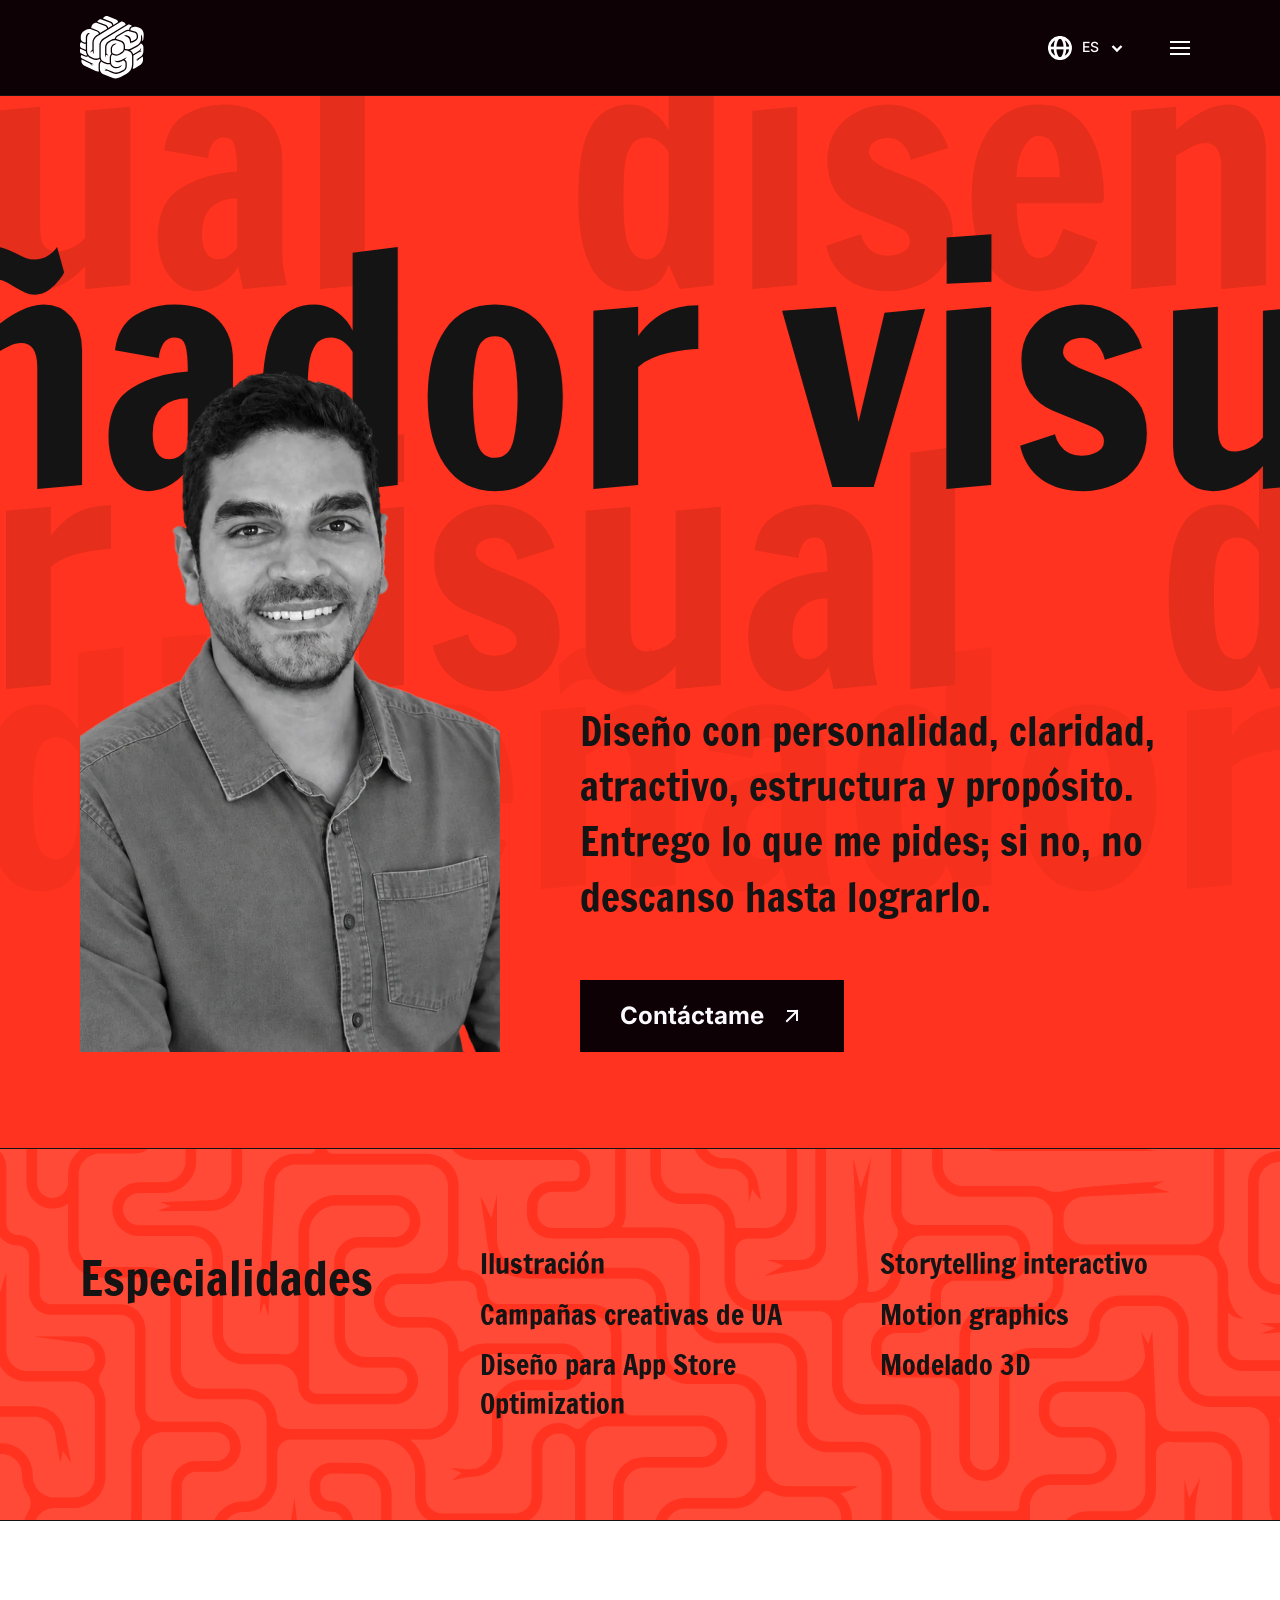
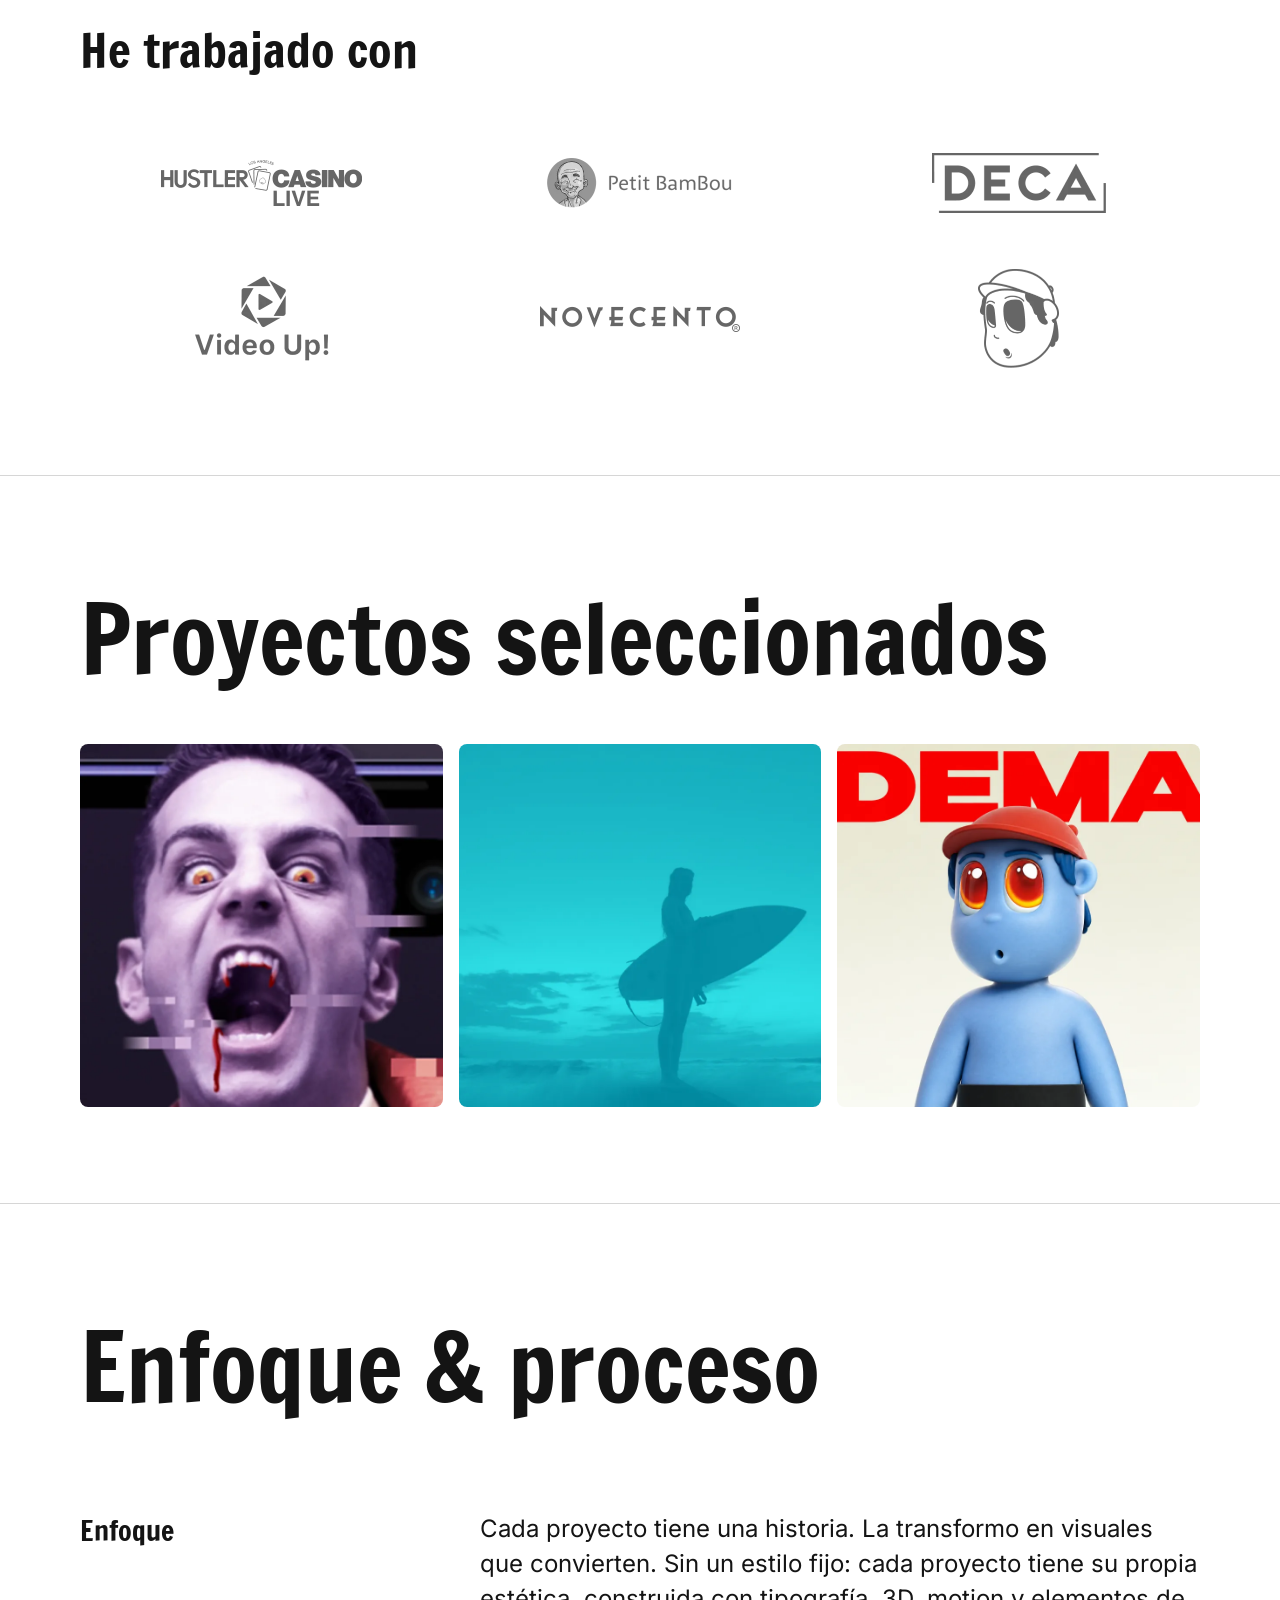
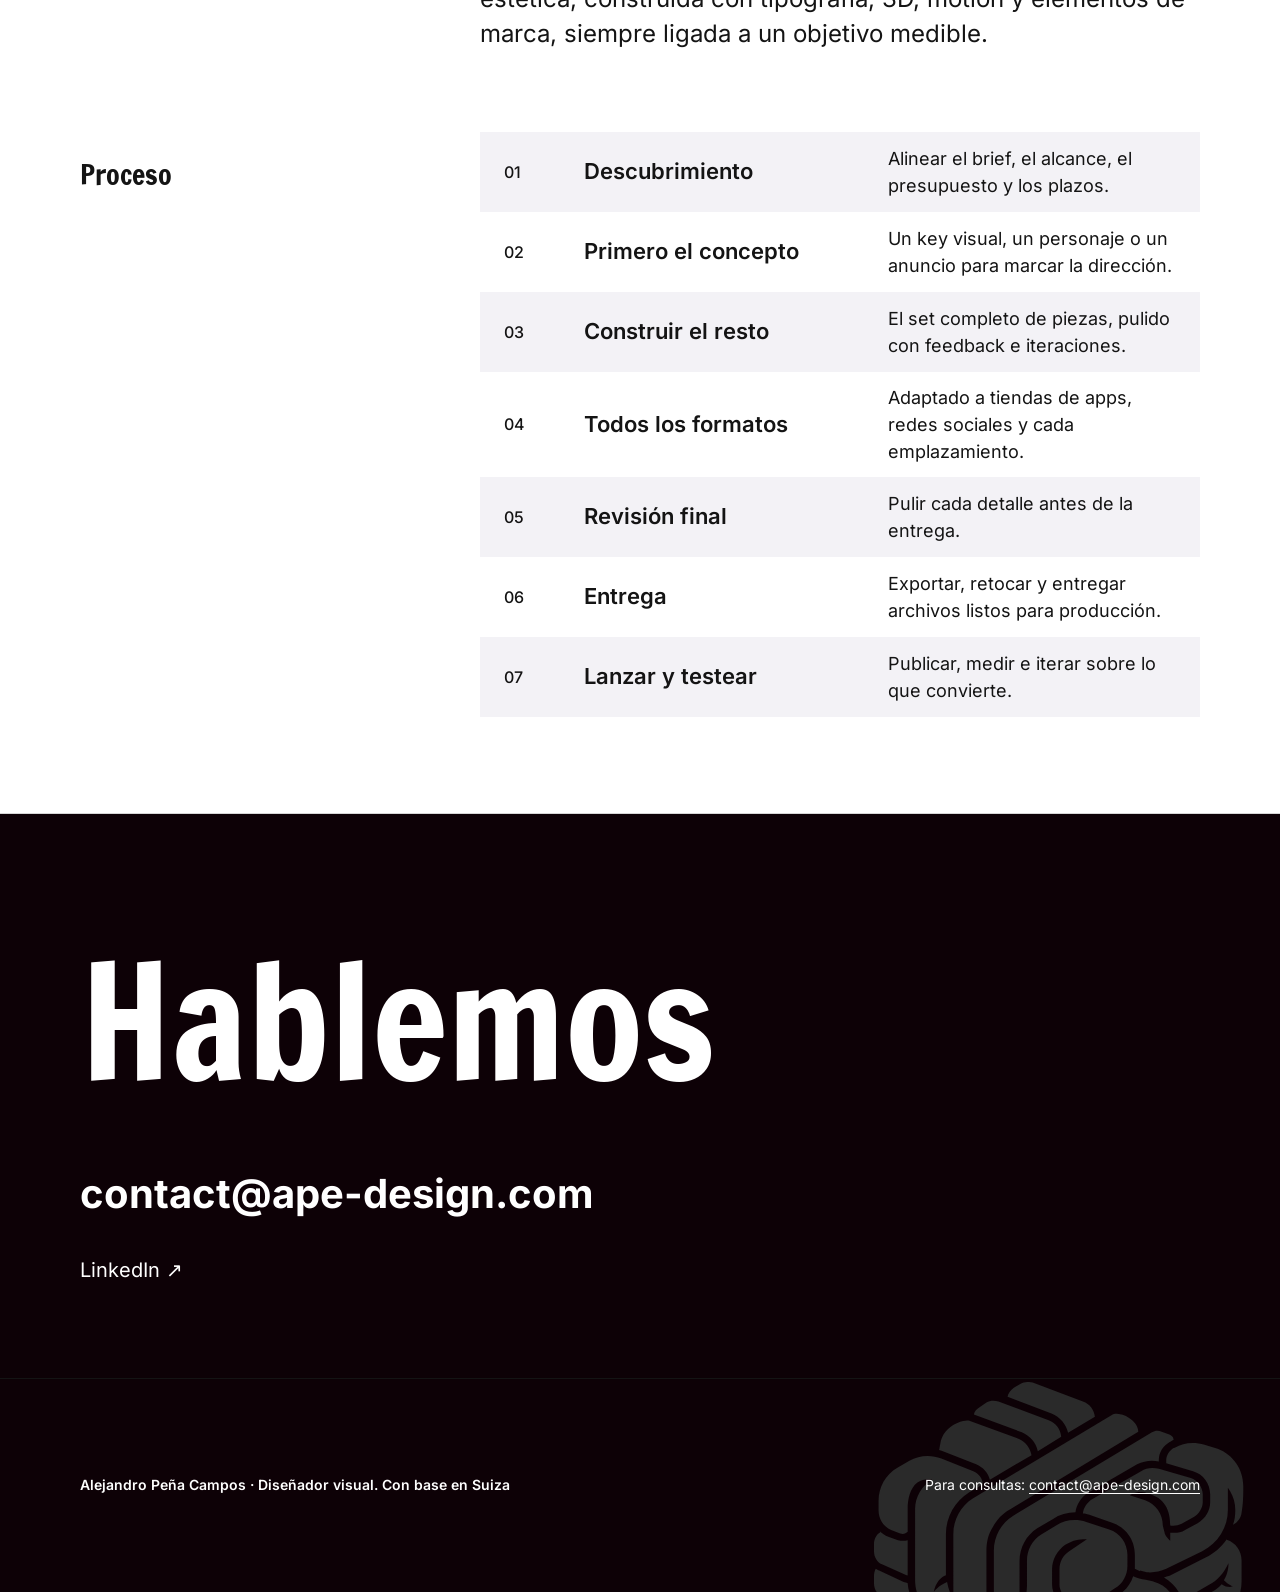
<file: es/index.html>
<!doctype html>
<html lang="es" translate="no">
<head>
  <meta charset="utf-8">
  <meta name="viewport" content="width=device-width, initial-scale=1">
  <meta name="google" content="notranslate">
  <title>Alejandro Peña Campos · Diseñador visual en Suiza</title>
  <meta name="description" content="Diseñador visual con base en Suiza. Creatividades ASO y UA, ilustración, motion graphics y 3D para apps y marcas como Video Up!, Petit BamBou y DeMajo.">
  <link rel="canonical" href="https://ape-design.com/es/">
  <link rel="alternate" hreflang="en" href="https://ape-design.com/">
  <link rel="alternate" hreflang="de" href="https://ape-design.com/de/">
  <link rel="alternate" hreflang="es" href="https://ape-design.com/es/">
  <link rel="alternate" hreflang="x-default" href="https://ape-design.com/">
  <meta name="author" content="Alejandro Peña Campos">
  <meta name="theme-color" content="#0d0106">

  <!-- Sharing preview (WhatsApp, LinkedIn, X) -->
  <meta property="og:title" content="Alejandro Peña Campos · Diseñador visual en Suiza">
  <meta property="og:description" content="Diseñador visual con base en Suiza. Creatividades ASO y UA, ilustración, motion graphics y 3D para apps y marcas como Video Up!, Petit BamBou y DeMajo.">
  <meta property="og:image" content="https://ape-design.com/assets/img/og-image.jpg">
  <meta property="og:image:width" content="1200">
  <meta property="og:image:height" content="630">
  <meta property="og:image:alt" content="Alejandro Peña Campos, diseñador visual, delante de las palabras visual designer">
  <meta property="og:url" content="https://ape-design.com/es/">
  <meta property="og:type" content="website">
  <meta property="og:site_name" content="ape-design">
  <meta property="og:locale" content="es_ES">
  <meta property="og:locale:alternate" content="en_US">
  <meta property="og:locale:alternate" content="de_CH">
  <meta name="twitter:card" content="summary_large_image">

  <!-- Structured data for search engines -->
  <script type="application/ld+json">
  {
    "@context": "https://schema.org",
    "@graph": [
      {
        "@type": "WebSite",
        "@id": "https://ape-design.com/#website",
        "url": "https://ape-design.com/",
        "name": "ape-design",
        "inLanguage": ["en", "de", "es"],
        "publisher": {
          "@id": "https://ape-design.com/#person"
        }
      },
      {
        "@type": "ProfilePage",
        "@id": "https://ape-design.com/es/#profile",
        "url": "https://ape-design.com/es/",
        "inLanguage": "es",
        "name": "Alejandro Peña Campos · Diseñador visual",
        "mainEntity": {
          "@id": "https://ape-design.com/#person"
        }
      },
      {
        "@type": "Person",
        "@id": "https://ape-design.com/#person",
        "name": "Alejandro Peña Campos",
        "jobTitle": "Diseñador visual",
        "description": "Diseñador visual especializado en creatividades ASO y UA, ilustración, motion graphics y 3D.",
        "url": "https://ape-design.com/",
        "image": "https://ape-design.com/assets/img/portrait.webp",
        "email": "mailto:contact@ape-design.com",
        "address": {
          "@type": "PostalAddress",
          "addressCountry": "CH"
        },
        "knowsAbout": [
          "Illustration",
          "UA creative campaigns",
          "App Store Optimization design",
          "Interactive storytelling",
          "Motion graphics",
          "3D modelling"
        ],
        "sameAs": [
          "https://www.linkedin.com/in/apenha/"
        ]
      }
    ]
  }
  </script>

  <link rel="icon" href="../assets/img/favicon.svg" type="image/svg+xml">
  <link rel="preload" href="../assets/fonts/francois-one-latin-400.woff2" as="font" type="font/woff2" crossorigin>
  <link rel="preload" href="../assets/fonts/inter-variable.woff2" as="font" type="font/woff2" crossorigin>
  <link rel="preload" href="../assets/img/portrait.webp" as="image" fetchpriority="high">
  <!-- main.css imports the files below; preloading them saves a round trip -->
  <link rel="preload" href="../assets/css/reset.css?v=3" as="style">
  <link rel="preload" href="../assets/css/tokens.css?v=3" as="style">
  <link rel="preload" href="../assets/css/base.css?v=3" as="style">
  <link rel="preload" href="../assets/css/layout.css?v=3" as="style">
  <link rel="preload" href="../assets/css/components.css?v=3" as="style">
  <link rel="preload" href="../assets/css/motion.css?v=3" as="style">
  <link rel="stylesheet" href="../assets/css/main.css?v=3">

  <script>document.documentElement.classList.add("js");</script>
  <script defer src="../assets/js/ui.js"></script>
  <script defer src="../assets/js/motion.js"></script>
  <script defer src="../assets/js/main.js"></script>
</head>
<body class="page-about">
  <a class="skip-link" href="#main">Saltar al contenido</a>

  <!-- SITE HEADER: keep identical on every page -->
  <header class="site-header">
    <a class="site-logo" href="index.html">
      <img src="../assets/img/logo-ape-white.svg" width="65" height="63" alt="ape-design, inicio">
    </a>
    <div class="header-actions">
      <div class="lang">
          <button class="lang-toggle" type="button" aria-expanded="false" aria-controls="lang-menu-header" data-lang-toggle>
            <svg class="icon icon-globe" viewBox="0 0 24 24" aria-hidden="true"><path d="M12 22.6C17.8 22.6 22.6 17.8 22.6 12C22.6 6.1 17.8 1.3 12 1.3C6.1 1.3 1.3 6.1 1.3 12C1.3 17.8 6.1 22.6 12 22.6Z"/><path d="M1.5 12H22.5"/><path d="M12 22.6C14.7 22.6 17 17.8 17 12C17 6.1 14.7 1.3 12 1.3C9.2 1.3 7 6.1 7 12C7 17.8 9.2 22.6 12 22.6Z"/></svg>
            <span class="text-language"><span class="visually-hidden">Idioma: </span>ES</span>
            <svg class="icon icon-sm" viewBox="0 0 14 14" aria-hidden="true"><path d="M2.5 5L7 9.5L11.5 5"/></svg>
          </button>
          <ul class="lang-menu text-language" id="lang-menu-header" role="list" hidden>
            <li><a class="lang-option" href="../de/index.html" hreflang="de" lang="de" aria-label="Deutsch">DE</a></li>
            <li><a class="lang-option" href="../index.html" hreflang="en" lang="en" aria-label="English">EN</a></li>
            <li><a class="lang-option" href="index.html" hreflang="es" lang="es" aria-label="Español" aria-current="true">ES</a></li>
          </ul>
        </div>
      <button class="icon-button" type="button" aria-haspopup="dialog" aria-expanded="false" aria-controls="site-menu" data-menu-open>
        <svg class="icon" viewBox="0 0 24 24" aria-hidden="true"><path d="M3 6H21M3 12H21M3 18H21"/></svg>
        <span class="visually-hidden">Abrir menú</span>
      </button>
    </div>
  </header>

  <!-- MENU OVERLAY: opened by the menu button, keep identical on every page -->
  <dialog class="site-menu" id="site-menu" aria-label="Menú">
    <div class="site-menu-inner">
      <a class="site-logo" href="index.html">
        <img src="../assets/img/logo-ape-white.svg" width="65" height="63" alt="ape-design, inicio">
      </a>
      <ul class="menu-info text-caption" role="list">
        <li class="menu-info-item">
          <svg class="icon icon-lg" viewBox="0 0 32 32" aria-hidden="true"><path d="M16 2V30M3.8 9L28.1 23M3.8 23L28.1 9"/></svg>
          <p>Trabajo en todo el mundo<br>CET, hora local</p>
        </li>
        <li class="menu-info-item">
          <svg class="icon icon-lg" viewBox="0 0 32 32" aria-hidden="true"><path d="M30.2 6.7H1.7V25.2H30.2V6.7Z"/><path d="M1.7 6.7L16 17.5L30.2 6.7"/></svg>
          <p>Para consultas<br><a href="mailto:contact@ape-design.com">contact@ape-design.com</a></p>
        </li>
      </ul>
      <div class="header-actions">
        <div class="lang">
          <button class="lang-toggle" type="button" aria-expanded="false" aria-controls="lang-menu-overlay" data-lang-toggle>
            <svg class="icon icon-globe" viewBox="0 0 24 24" aria-hidden="true"><path d="M12 22.6C17.8 22.6 22.6 17.8 22.6 12C22.6 6.1 17.8 1.3 12 1.3C6.1 1.3 1.3 6.1 1.3 12C1.3 17.8 6.1 22.6 12 22.6Z"/><path d="M1.5 12H22.5"/><path d="M12 22.6C14.7 22.6 17 17.8 17 12C17 6.1 14.7 1.3 12 1.3C9.2 1.3 7 6.1 7 12C7 17.8 9.2 22.6 12 22.6Z"/></svg>
            <span class="text-language"><span class="visually-hidden">Idioma: </span>ES</span>
            <svg class="icon icon-sm" viewBox="0 0 14 14" aria-hidden="true"><path d="M2.5 5L7 9.5L11.5 5"/></svg>
          </button>
          <ul class="lang-menu text-language" id="lang-menu-overlay" role="list" hidden>
            <li><a class="lang-option" href="../de/index.html" hreflang="de" lang="de" aria-label="Deutsch">DE</a></li>
            <li><a class="lang-option" href="../index.html" hreflang="en" lang="en" aria-label="English">EN</a></li>
            <li><a class="lang-option" href="index.html" hreflang="es" lang="es" aria-label="Español" aria-current="true">ES</a></li>
          </ul>
        </div>
        <button class="icon-button" type="button" data-menu-close>
          <svg class="icon" viewBox="0 0 24 24" aria-hidden="true"><path d="M6 6L18 18M18 6L6 18"/></svg>
          <span class="visually-hidden">Cerrar menú</span>
        </button>
      </div>
      <nav class="site-menu-nav" aria-label="Principal">
        <ul class="text-heading-s" role="list">
          <li><a href="index.html#work">Proyectos</a></li>
          <li><a href="index.html">Sobre mí</a></li>
          <li><a href="index.html#contact">Contacto</a></li>
        </ul>
      </nav>
    </div>
  </dialog>

  <main id="main">
    <!-- HERO -->
    <section class="section hero" aria-labelledby="hero-title">
      <div class="hero-marquees" aria-hidden="true">
        <div class="marquee marquee--4">
          <div class="marquee-track">
            <span>diseñador visual</span>
            <span>diseñador visual</span>
            <span>diseñador visual</span>
            <span>diseñador visual</span>
          </div>
        </div>
        <div class="marquee marquee--3">
          <div class="marquee-track">
            <span>diseñador visual</span>
            <span>diseñador visual</span>
            <span>diseñador visual</span>
            <span>diseñador visual</span>
          </div>
        </div>
        <div class="marquee marquee--1">
          <div class="marquee-track">
            <span>diseñador visual</span>
            <span>diseñador visual</span>
            <span>diseñador visual</span>
            <span>diseñador visual</span>
          </div>
        </div>
        <div class="marquee marquee--2">
          <div class="marquee-track">
            <span>diseñador visual</span>
            <span>diseñador visual</span>
            <span>diseñador visual</span>
            <span>diseñador visual</span>
          </div>
        </div>
      </div>
      <div class="hero-intro">
        <div class="hero-portrait">
          <img src="../assets/img/portrait.webp" width="840" height="1472" alt="Retrato de Alejandro Peña Campos, sonriendo, con camisa vaquera" fetchpriority="high">
        </div>
        <div class="hero-copy">
          <h1 id="hero-title" class="visually-hidden">Alejandro Peña Campos, diseñador visual</h1>
          <p class="text-statement hero-statement"><span>Diseño con personalidad, claridad,</span> <span>atractivo, estructura y propósito.</span> <span>Entrego lo que me pides; si no,</span> <span>no descanso hasta lograrlo.</span></p>
          <a class="button" href="#contact">
            <span class="text-button">Contáctame</span>
            <svg class="icon" viewBox="0 0 24 24" aria-hidden="true"><path d="M7 17L17 7M17 16V7H8"/></svg>
          </a>
        </div>
      </div>
    </section>

    <!-- CAPABILITIES -->
    <section class="section capabilities" aria-labelledby="capabilities-title">
      <img class="capabilities-pattern" src="../assets/img/brain-pattern.svg" width="1440" height="480" alt="">
      <div class="capabilities-content" data-reveal-group>
        <h2 id="capabilities-title" class="text-heading-s" data-reveal>Especialidades</h2>
        <ul class="capabilities-list text-label" role="list" data-reveal>
          <li>Ilustración</li>
          <li>Campañas creativas de UA</li>
          <li>Diseño para App Store Optimization</li>
        </ul>
        <ul class="capabilities-list text-label" role="list" data-reveal>
          <li>Storytelling interactivo</li>
          <li>Motion graphics</li>
          <li>Modelado 3D</li>
        </ul>
      </div>
    </section>

    <!-- CLIENTS -->
    <section class="section stack clients" aria-labelledby="clients-title">
      <h2 id="clients-title" class="text-heading-s" data-reveal>He trabajado con</h2>
      <ul class="logo-grid" role="list" data-reveal-group>
        <li class="logo-tile" data-reveal><img src="../assets/img/logo-hustler-casino-live.webp" width="201" height="46" alt="Hustler Casino Live" loading="lazy"></li>
        <li class="logo-tile" data-reveal><img src="../assets/img/logo-petit-bambou.webp" width="200" height="57" alt="Petit BamBou" loading="lazy"></li>
        <li class="logo-tile" data-reveal><img src="../assets/img/logo-deca-games.webp" width="174" height="60" alt="DECA Games" loading="lazy"></li>
        <li class="logo-tile" data-reveal><img src="../assets/img/logo-video-up.webp" width="155" height="97" alt="Video Up!" loading="lazy"></li>
        <li class="logo-tile" data-reveal><img src="../assets/img/logo-novecento.webp" width="200" height="26" alt="Novecento" loading="lazy"></li>
        <li class="logo-tile" data-reveal><img src="../assets/img/logo-demajo.webp" width="81" height="98" alt="DeMajo" loading="lazy"></li>
      </ul>
    </section>

    <!-- SELECTED WORK -->
    <section id="work" class="section stack work" aria-labelledby="work-title">
      <h2 id="work-title" class="text-heading-l" data-reveal>Proyectos seleccionados</h2>
      <ul class="gallery" role="list" data-reveal-group>
        <li data-reveal>
          <a class="gallery-tile" href="video-up.html">
            <img src="../assets/img/tile-video-up.webp" width="832" height="832" alt="Key visual de la campaña de Halloween para Video Up!: un vampiro gritando con efectos glitch" loading="lazy">
            <span class="gallery-tile-overlay"><span class="text-body-medium">Video Up!</span></span>
          </a>
        </li>
        <li data-reveal>
          <a class="gallery-tile" href="petit-bambou.html">
            <img src="../assets/img/tile-petit-bambou.webp" width="832" height="832" alt="Visual de campaña para Petit BamBou: la silueta de un surfista al atardecer en tonos turquesa" loading="lazy">
            <span class="gallery-tile-overlay"><span class="text-body-medium">Petit BamBou</span></span>
          </a>
        </li>
        <li data-reveal>
          <a class="gallery-tile" href="demajo.html">
            <img src="../assets/img/tile-demajo.webp" width="832" height="832" alt="La mascota de DeMajo en 3D: un personaje azul con gorra roja bajo el logotipo DEMAJO" loading="lazy">
            <span class="gallery-tile-overlay"><span class="text-body-medium">DeMajo</span></span>
          </a>
        </li>
      </ul>
    </section>

    <!-- APPROACH & PROCESS -->
    <section class="section stack approach" aria-labelledby="approach-title">
      <h2 id="approach-title" class="text-heading-l" data-reveal>Enfoque &amp; proceso</h2>
      <div class="split" data-reveal>
        <h3 class="text-label">Enfoque</h3>
        <p class="text-lead">Cada proyecto tiene una historia. La transformo en visuales que convierten. Sin un estilo fijo: cada proyecto tiene su propia estética, construida con tipografía, 3D, motion y elementos de marca, siempre ligada a un objetivo medible.</p>
      </div>
      <div class="split">
        <h3 class="text-label process-label" data-reveal>Proceso</h3>
        <ol class="process" role="list" data-reveal-group>
            <li class="process-step" data-reveal>
              <span class="process-step-number text-meta">01</span>
              <span class="process-step-title text-subtitle">Descubrimiento</span>
              <span class="process-step-text text-body">Alinear el brief, el alcance, el presupuesto y los plazos.</span>
            </li>
            <li class="process-step" data-reveal>
              <span class="process-step-number text-meta">02</span>
              <span class="process-step-title text-subtitle">Primero el concepto</span>
              <span class="process-step-text text-body">Un key visual, un personaje o un anuncio para marcar la dirección.</span>
            </li>
            <li class="process-step" data-reveal>
              <span class="process-step-number text-meta">03</span>
              <span class="process-step-title text-subtitle">Construir el resto</span>
              <span class="process-step-text text-body">El set completo de piezas, pulido con feedback e iteraciones.</span>
            </li>
            <li class="process-step" data-reveal>
              <span class="process-step-number text-meta">04</span>
              <span class="process-step-title text-subtitle">Todos los formatos</span>
              <span class="process-step-text text-body">Adaptado a tiendas de apps, redes sociales y cada emplazamiento.</span>
            </li>
            <li class="process-step" data-reveal>
              <span class="process-step-number text-meta">05</span>
              <span class="process-step-title text-subtitle">Revisión final</span>
              <span class="process-step-text text-body">Pulir cada detalle antes de la entrega.</span>
            </li>
            <li class="process-step" data-reveal>
              <span class="process-step-number text-meta">06</span>
              <span class="process-step-title text-subtitle">Entrega</span>
              <span class="process-step-text text-body">Exportar, retocar y entregar archivos listos para producción.</span>
            </li>
            <li class="process-step" data-reveal>
              <span class="process-step-number text-meta">07</span>
              <span class="process-step-title text-subtitle">Lanzar y testear</span>
              <span class="process-step-text text-body">Publicar, medir e iterar sobre lo que convierte.</span>
            </li>
        </ol>
      </div>
    </section>

    <!-- CONTACT SECTION -->
    <section id="contact" class="section stack contact" aria-labelledby="contact-title">
      <h2 id="contact-title" class="text-contact" data-reveal>Hablemos</h2>
      <a class="text-email contact-email" href="mailto:contact@ape-design.com" data-reveal>contact@ape-design.com</a>
      <ul class="contact-links text-link" role="list" data-reveal>
        <li><a href="https://www.linkedin.com/in/apenha/" target="_blank" rel="noopener">LinkedIn ↗</a></li>
      </ul>
    </section>
  </main>

  <!-- SITE FOOTER: keep identical on every page -->
  <footer class="site-footer">
    <img class="footer-brain" src="../assets/img/brand-brain.svg" width="371" height="358" alt="">
    <div class="footer-bar">
      <p class="text-caption-strong">Alejandro Peña Campos · Diseñador visual. Con base en Suiza</p>
      <p class="text-caption">Para consultas: <a href="mailto:contact@ape-design.com">contact@ape-design.com</a></p>
    </div>
  </footer>
</body>
</html>
</file>
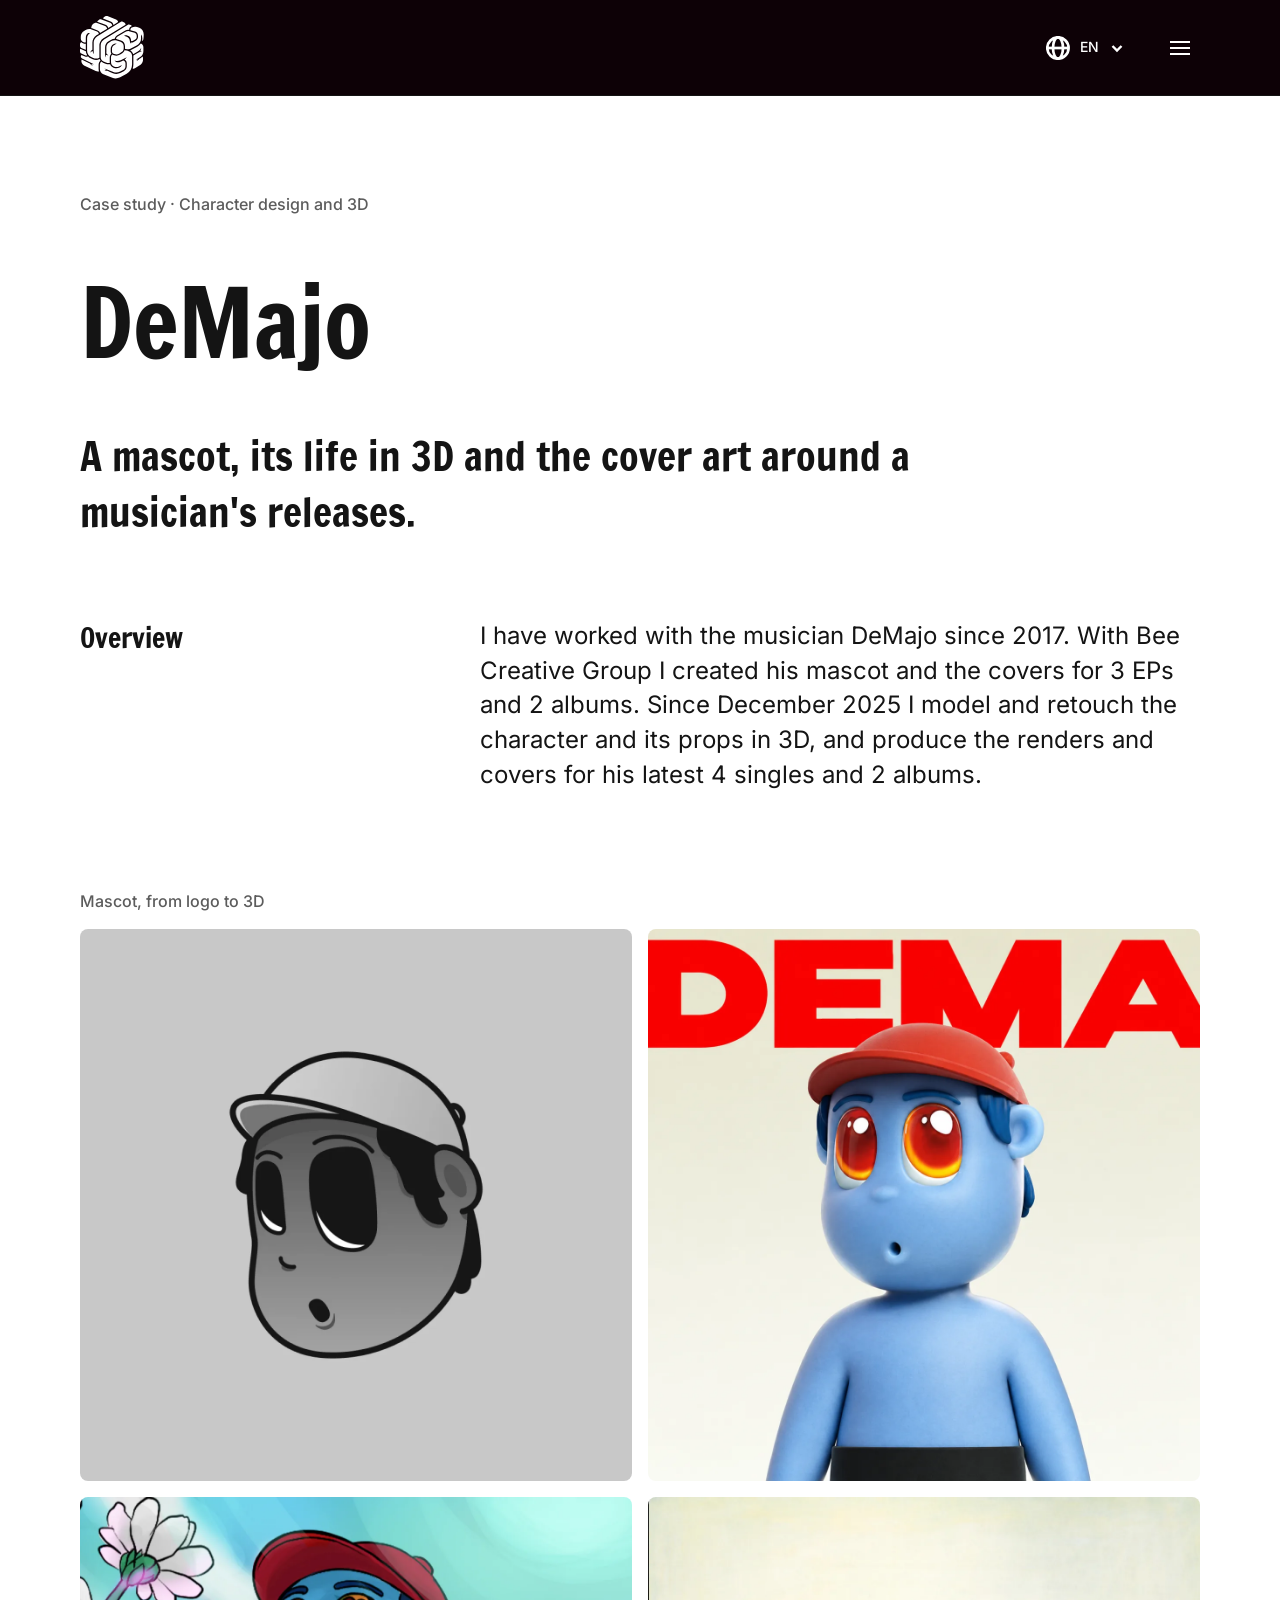
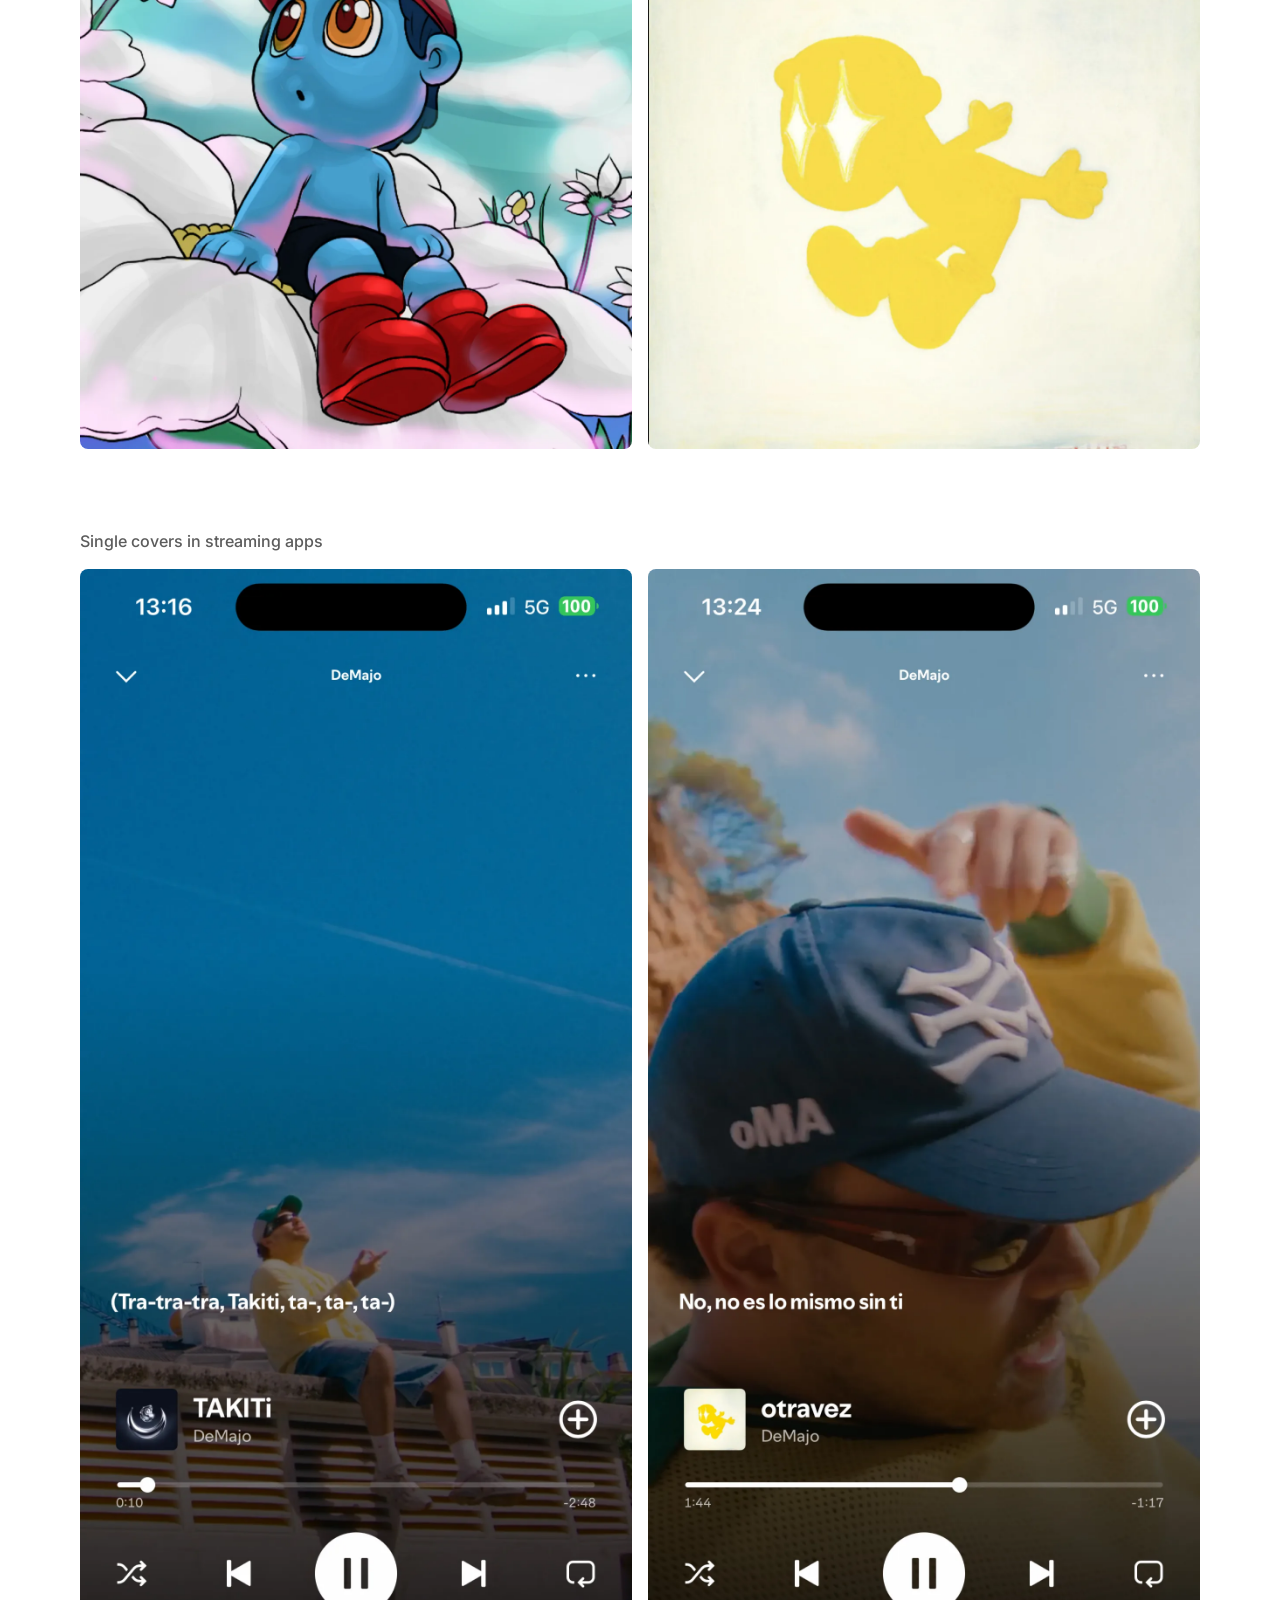
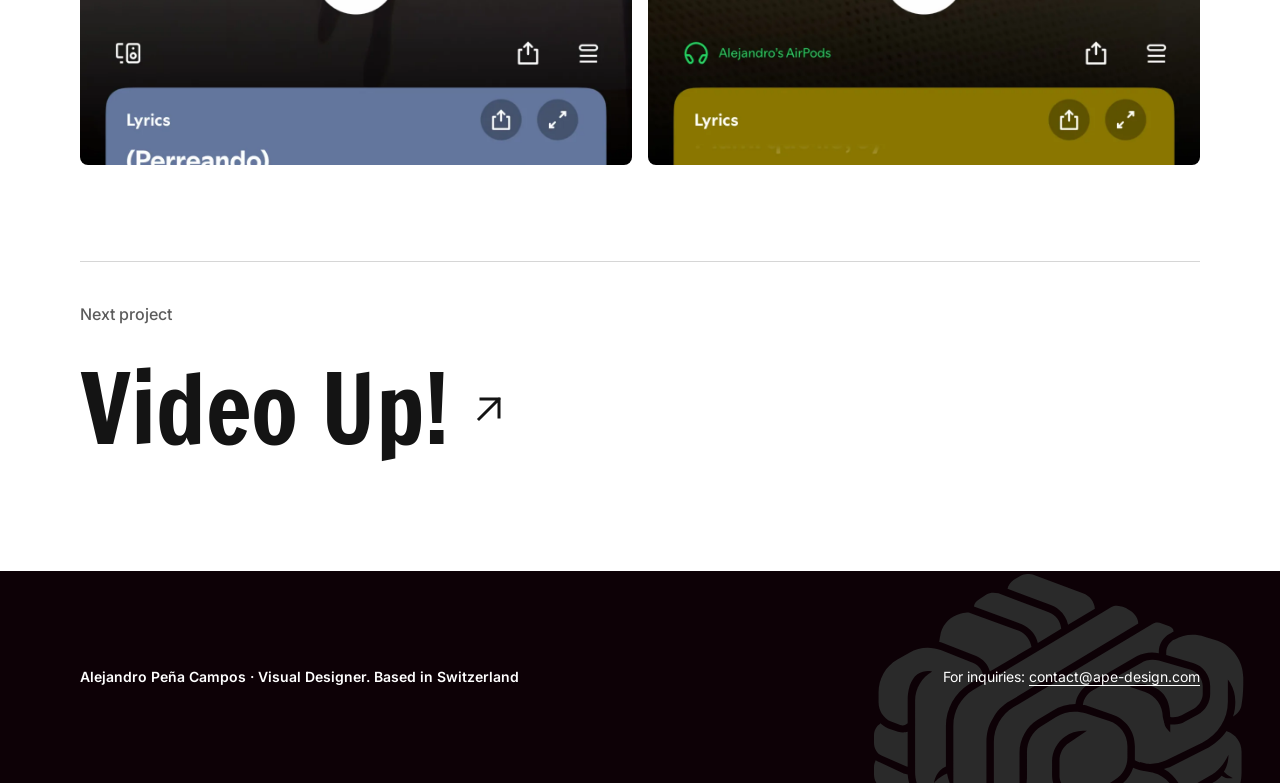
<file: demajo.html>
<!doctype html>
<html lang="en" translate="no">
<head>
  <meta charset="utf-8">
  <meta name="viewport" content="width=device-width, initial-scale=1">
  <meta name="google" content="notranslate">
  <title>DeMajo · Mascot, 3D and Cover Art Case Study · Alejandro Peña Campos</title>
  <meta name="description" content="DeMajo case study: a mascot from logo to 3D, plus cover art for the musician's EPs, albums and singles.">
  <link rel="canonical" href="https://ape-design.com/demajo">
  <link rel="alternate" hreflang="en" href="https://ape-design.com/demajo">
  <link rel="alternate" hreflang="de" href="https://ape-design.com/de/demajo">
  <link rel="alternate" hreflang="es" href="https://ape-design.com/es/demajo">
  <link rel="alternate" hreflang="x-default" href="https://ape-design.com/demajo">
  <meta name="author" content="Alejandro Peña Campos">
  <meta name="theme-color" content="#0d0106">

  <!-- Sharing preview (WhatsApp, LinkedIn, X) -->
  <meta property="og:title" content="DeMajo · Mascot, 3D and Cover Art Case Study · Alejandro Peña Campos">
  <meta property="og:description" content="DeMajo case study: a mascot from logo to 3D, plus cover art for the musician's EPs, albums and singles.">
  <meta property="og:image" content="https://ape-design.com/assets/img/og-image.jpg">
  <meta property="og:image:width" content="1200">
  <meta property="og:image:height" content="630">
  <meta property="og:image:alt" content="Alejandro Peña Campos, visual designer, in front of the words visual designer">
  <meta property="og:url" content="https://ape-design.com/demajo">
  <meta property="og:type" content="website">
  <meta property="og:site_name" content="ape-design">
  <meta property="og:locale" content="en_US">
  <meta property="og:locale:alternate" content="de_CH">
  <meta property="og:locale:alternate" content="es_ES">
  <meta name="twitter:card" content="summary_large_image">

  <!-- Structured data for search engines -->
  <script type="application/ld+json">
  {
    "@context": "https://schema.org",
    "@graph": [
      {
        "@type": "CreativeWork",
        "@id": "https://ape-design.com/demajo#work",
        "url": "https://ape-design.com/demajo",
        "name": "DeMajo",
        "headline": "A mascot, its life in 3D and the cover art around a musician's releases.",
        "description": "DeMajo case study: a mascot from logo to 3D, plus cover art for the musician's EPs, albums and singles.",
        "genre": "Character design and 3D",
        "image": "https://ape-design.com/assets/img/demajo-mascot-01.webp",
        "inLanguage": "en",
        "creator": {
          "@id": "https://ape-design.com/#person"
        }
      },
      {
        "@type": "BreadcrumbList",
        "itemListElement": [
          {
            "@type": "ListItem",
            "position": 1,
            "name": "Selected work",
            "item": "https://ape-design.com/#work"
          },
          {
            "@type": "ListItem",
            "position": 2,
            "name": "DeMajo",
            "item": "https://ape-design.com/demajo"
          }
        ]
      },
      {
        "@type": "Person",
        "@id": "https://ape-design.com/#person",
        "name": "Alejandro Peña Campos",
        "jobTitle": "Visual Designer",
        "description": "Visual designer specialised in ASO and UA creative, illustration, motion graphics and 3D.",
        "url": "https://ape-design.com/",
        "image": "https://ape-design.com/assets/img/portrait.webp",
        "email": "mailto:contact@ape-design.com",
        "address": {
          "@type": "PostalAddress",
          "addressCountry": "CH"
        },
        "knowsAbout": [
          "Illustration",
          "UA creative campaigns",
          "App Store Optimization design",
          "Interactive storytelling",
          "Motion graphics",
          "3D modelling"
        ],
        "sameAs": [
          "https://www.linkedin.com/in/apenha/"
        ]
      }
    ]
  }
  </script>

  <link rel="icon" href="assets/img/favicon.svg" type="image/svg+xml">
  <link rel="preload" href="assets/fonts/francois-one-latin-400.woff2" as="font" type="font/woff2" crossorigin>
  <link rel="preload" href="assets/fonts/inter-variable.woff2" as="font" type="font/woff2" crossorigin>
  <!-- main.css imports the files below; preloading them saves a round trip -->
  <link rel="preload" href="assets/css/reset.css?v=3" as="style">
  <link rel="preload" href="assets/css/tokens.css?v=3" as="style">
  <link rel="preload" href="assets/css/base.css?v=3" as="style">
  <link rel="preload" href="assets/css/layout.css?v=3" as="style">
  <link rel="preload" href="assets/css/components.css?v=3" as="style">
  <link rel="preload" href="assets/css/motion.css?v=3" as="style">
  <link rel="stylesheet" href="assets/css/main.css?v=3">

  <script>document.documentElement.classList.add("js");</script>
  <script defer src="assets/js/ui.js"></script>
  <script defer src="assets/js/motion.js"></script>
  <script defer src="assets/js/main.js"></script>
</head>
<body class="page-case">
  <a class="skip-link" href="#main">Skip to content</a>

  <!-- SITE HEADER: keep identical on every page -->
  <header class="site-header">
    <a class="site-logo" href="index.html">
      <img src="assets/img/logo-ape-white.svg" width="65" height="63" alt="ape-design, home">
    </a>
    <div class="header-actions">
      <div class="lang">
          <button class="lang-toggle" type="button" aria-expanded="false" aria-controls="lang-menu-header" data-lang-toggle>
            <svg class="icon icon-globe" viewBox="0 0 24 24" aria-hidden="true"><path d="M12 22.6C17.8 22.6 22.6 17.8 22.6 12C22.6 6.1 17.8 1.3 12 1.3C6.1 1.3 1.3 6.1 1.3 12C1.3 17.8 6.1 22.6 12 22.6Z"/><path d="M1.5 12H22.5"/><path d="M12 22.6C14.7 22.6 17 17.8 17 12C17 6.1 14.7 1.3 12 1.3C9.2 1.3 7 6.1 7 12C7 17.8 9.2 22.6 12 22.6Z"/></svg>
            <span class="text-language"><span class="visually-hidden">Language: </span>EN</span>
            <svg class="icon icon-sm" viewBox="0 0 14 14" aria-hidden="true"><path d="M2.5 5L7 9.5L11.5 5"/></svg>
          </button>
          <ul class="lang-menu text-language" id="lang-menu-header" role="list" hidden>
            <li><a class="lang-option" href="de/demajo.html" hreflang="de" lang="de" aria-label="Deutsch">DE</a></li>
            <li><a class="lang-option" href="demajo.html" hreflang="en" lang="en" aria-label="English" aria-current="true">EN</a></li>
            <li><a class="lang-option" href="es/demajo.html" hreflang="es" lang="es" aria-label="Español">ES</a></li>
          </ul>
        </div>
      <button class="icon-button" type="button" aria-haspopup="dialog" aria-expanded="false" aria-controls="site-menu" data-menu-open>
        <svg class="icon" viewBox="0 0 24 24" aria-hidden="true"><path d="M3 6H21M3 12H21M3 18H21"/></svg>
        <span class="visually-hidden">Open menu</span>
      </button>
    </div>
  </header>

  <!-- MENU OVERLAY: opened by the menu button, keep identical on every page -->
  <dialog class="site-menu" id="site-menu" aria-label="Menu">
    <div class="site-menu-inner">
      <a class="site-logo" href="index.html">
        <img src="assets/img/logo-ape-white.svg" width="65" height="63" alt="ape-design, home">
      </a>
      <ul class="menu-info text-caption" role="list">
        <li class="menu-info-item">
          <svg class="icon icon-lg" viewBox="0 0 32 32" aria-hidden="true"><path d="M16 2V30M3.8 9L28.1 23M3.8 23L28.1 9"/></svg>
          <p>Working globally<br>CET, local time</p>
        </li>
        <li class="menu-info-item">
          <svg class="icon icon-lg" viewBox="0 0 32 32" aria-hidden="true"><path d="M30.2 6.7H1.7V25.2H30.2V6.7Z"/><path d="M1.7 6.7L16 17.5L30.2 6.7"/></svg>
          <p>For inquiries<br><a href="mailto:contact@ape-design.com">contact@ape-design.com</a></p>
        </li>
      </ul>
      <div class="header-actions">
        <div class="lang">
          <button class="lang-toggle" type="button" aria-expanded="false" aria-controls="lang-menu-overlay" data-lang-toggle>
            <svg class="icon icon-globe" viewBox="0 0 24 24" aria-hidden="true"><path d="M12 22.6C17.8 22.6 22.6 17.8 22.6 12C22.6 6.1 17.8 1.3 12 1.3C6.1 1.3 1.3 6.1 1.3 12C1.3 17.8 6.1 22.6 12 22.6Z"/><path d="M1.5 12H22.5"/><path d="M12 22.6C14.7 22.6 17 17.8 17 12C17 6.1 14.7 1.3 12 1.3C9.2 1.3 7 6.1 7 12C7 17.8 9.2 22.6 12 22.6Z"/></svg>
            <span class="text-language"><span class="visually-hidden">Language: </span>EN</span>
            <svg class="icon icon-sm" viewBox="0 0 14 14" aria-hidden="true"><path d="M2.5 5L7 9.5L11.5 5"/></svg>
          </button>
          <ul class="lang-menu text-language" id="lang-menu-overlay" role="list" hidden>
            <li><a class="lang-option" href="de/demajo.html" hreflang="de" lang="de" aria-label="Deutsch">DE</a></li>
            <li><a class="lang-option" href="demajo.html" hreflang="en" lang="en" aria-label="English" aria-current="true">EN</a></li>
            <li><a class="lang-option" href="es/demajo.html" hreflang="es" lang="es" aria-label="Español">ES</a></li>
          </ul>
        </div>
        <button class="icon-button" type="button" data-menu-close>
          <svg class="icon" viewBox="0 0 24 24" aria-hidden="true"><path d="M6 6L18 18M18 6L6 18"/></svg>
          <span class="visually-hidden">Close menu</span>
        </button>
      </div>
      <nav class="site-menu-nav" aria-label="Main">
        <ul class="text-heading-s" role="list">
          <li><a href="index.html#work">Work</a></li>
          <li><a href="index.html">About</a></li>
          <li><a href="index.html#contact">Contact</a></li>
        </ul>
      </nav>
    </div>
  </dialog>

  <main id="main">
    <!-- INTRO -->
    <section class="section stack case-intro" aria-labelledby="case-title">
      <p class="case-eyebrow text-meta" data-reveal>Case study · Character design and 3D</p>
      <h1 id="case-title" class="text-heading-l" data-reveal>DeMajo</h1>
      <p class="case-lead text-statement" data-reveal>A mascot, its life in 3D and the cover art around a musician's releases.</p>
    </section>

    <!-- OVERVIEW -->
    <section class="section split case-overview" aria-labelledby="overview-title" data-reveal>
      <h2 id="overview-title" class="text-label">Overview</h2>
      <p class="text-lead">I have worked with the musician DeMajo since 2017. With Bee Creative Group I created his mascot and the covers for 3 EPs and 2 albums. Since December 2025 I model and retouch the character and its props in 3D, and produce the renders and covers for his latest 4 singles and 2 albums.</p>
    </section>

    <!-- WORK -->
    <section class="section stack case-work" aria-label="Work">
      <figure class="media-group">
        <figcaption class="text-meta" data-reveal>Mascot, from logo to 3D</figcaption>
        <ul class="media-grid media-grid--mascots" role="list" data-reveal-group>
            <li data-reveal><img src="assets/img/demajo-mascot-01.webp" width="1264" height="1264" alt="DeMajo mascot as a flat greyscale logo mark" loading="lazy"></li>
            <li data-reveal><img src="assets/img/demajo-mascot-02.webp" width="1264" height="1264" alt="DeMajo mascot rendered in 3D under the DEMAJO logotype" loading="lazy"></li>
            <li data-reveal><img src="assets/img/demajo-mascot-03.webp" width="1264" height="1264" alt="DeMajo mascot illustrated sitting on a giant daisy" loading="lazy"></li>
            <li data-reveal><img src="assets/img/demajo-mascot-04.webp" width="1264" height="1264" alt="DeMajo mascot as a yellow painted silhouette with sparkling eyes" loading="lazy"></li>
        </ul>
      </figure>
      <figure class="media-group">
        <figcaption class="text-meta" data-reveal>Single covers in streaming apps</figcaption>
        <ul class="media-grid media-grid--covers" role="list" data-reveal-group>
            <li data-reveal><img src="assets/img/demajo-cover-01.webp" width="1264" height="2740" alt="Single cover for TAKITi shown in a music streaming app player" loading="lazy"></li>
            <li data-reveal><img src="assets/img/demajo-cover-02.webp" width="1264" height="2740" alt="Single cover for otravez shown in a music streaming app player" loading="lazy"></li>
        </ul>
      </figure>
    </section>

    <!-- NEXT PROJECT -->
    <nav class="section next-project" aria-label="Next project">
      <a class="next-project-link" href="video-up.html" data-reveal>
        <span class="next-project-label text-meta">Next project</span>
        <span class="next-project-title">
          <span class="text-heading-l">Video Up!</span>
          <svg class="icon" viewBox="0 0 24 24" aria-hidden="true"><path d="M7 17L17 7M17 16V7H8"/></svg>
        </span>
      </a>
    </nav>
  </main>

  <!-- SITE FOOTER: keep identical on every page -->
  <footer class="site-footer">
    <img class="footer-brain" src="assets/img/brand-brain.svg" width="371" height="358" alt="">
    <div class="footer-bar">
      <p class="text-caption-strong">Alejandro Peña Campos · Visual Designer. Based in Switzerland</p>
      <p class="text-caption">For inquiries: <a href="mailto:contact@ape-design.com">contact@ape-design.com</a></p>
    </div>
  </footer>
</body>
</html>
</file>
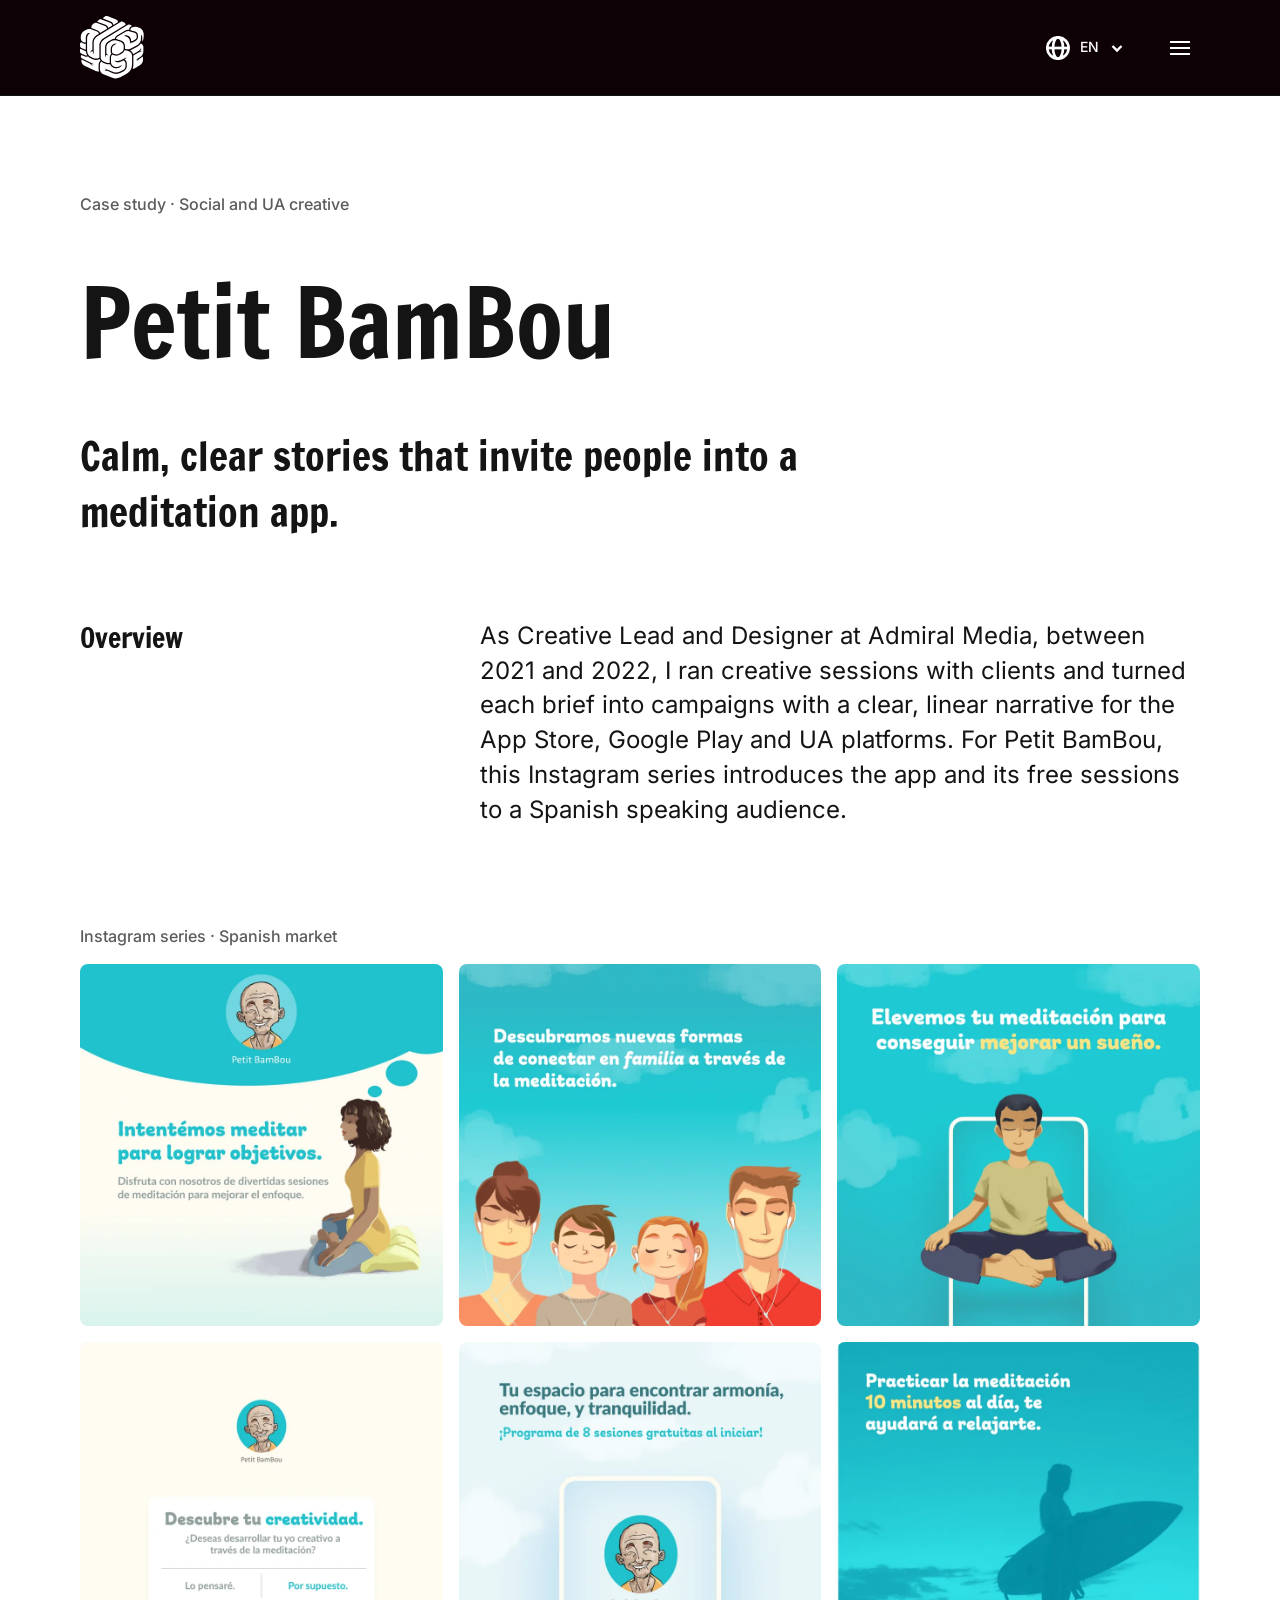
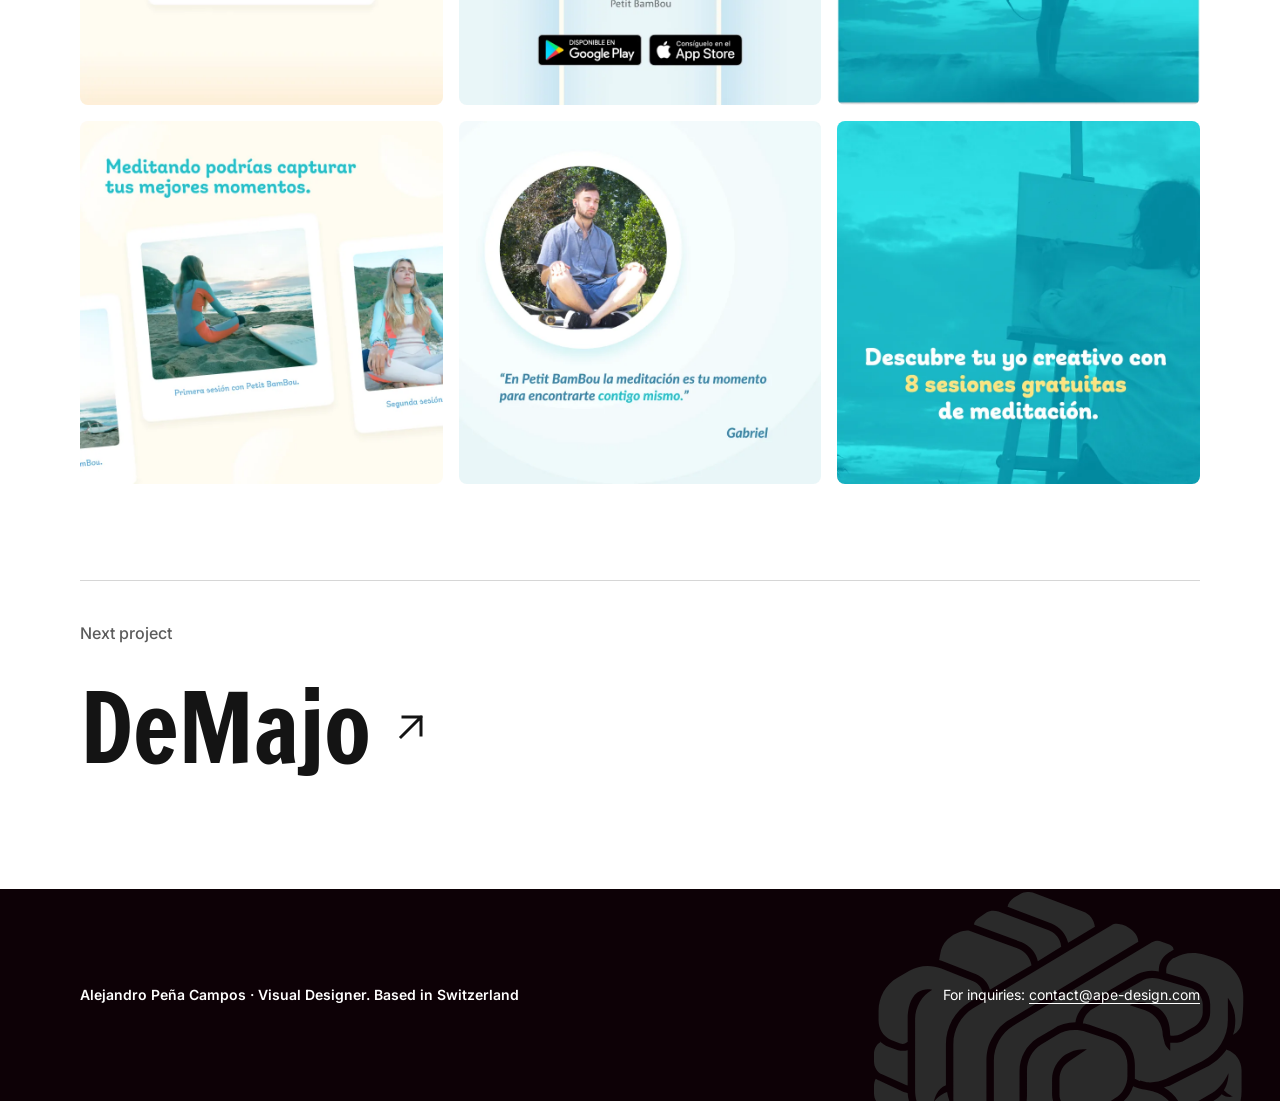
<file: petit-bambou.html>
<!doctype html>
<html lang="en" translate="no">
<head>
  <meta charset="utf-8">
  <meta name="viewport" content="width=device-width, initial-scale=1">
  <meta name="google" content="notranslate">
  <title>Petit BamBou · Social and UA Creative Case Study · Alejandro Peña Campos</title>
  <meta name="description" content="Petit BamBou case study: an Instagram series introducing the meditation app and its free sessions to a Spanish speaking audience.">
  <link rel="canonical" href="https://ape-design.com/petit-bambou">
  <link rel="alternate" hreflang="en" href="https://ape-design.com/petit-bambou">
  <link rel="alternate" hreflang="de" href="https://ape-design.com/de/petit-bambou">
  <link rel="alternate" hreflang="es" href="https://ape-design.com/es/petit-bambou">
  <link rel="alternate" hreflang="x-default" href="https://ape-design.com/petit-bambou">
  <meta name="author" content="Alejandro Peña Campos">
  <meta name="theme-color" content="#0d0106">

  <!-- Sharing preview (WhatsApp, LinkedIn, X) -->
  <meta property="og:title" content="Petit BamBou · Social and UA Creative Case Study · Alejandro Peña Campos">
  <meta property="og:description" content="Petit BamBou case study: an Instagram series introducing the meditation app and its free sessions to a Spanish speaking audience.">
  <meta property="og:image" content="https://ape-design.com/assets/img/og-image.jpg">
  <meta property="og:image:width" content="1200">
  <meta property="og:image:height" content="630">
  <meta property="og:image:alt" content="Alejandro Peña Campos, visual designer, in front of the words visual designer">
  <meta property="og:url" content="https://ape-design.com/petit-bambou">
  <meta property="og:type" content="website">
  <meta property="og:site_name" content="ape-design">
  <meta property="og:locale" content="en_US">
  <meta property="og:locale:alternate" content="de_CH">
  <meta property="og:locale:alternate" content="es_ES">
  <meta name="twitter:card" content="summary_large_image">

  <!-- Structured data for search engines -->
  <script type="application/ld+json">
  {
    "@context": "https://schema.org",
    "@graph": [
      {
        "@type": "CreativeWork",
        "@id": "https://ape-design.com/petit-bambou#work",
        "url": "https://ape-design.com/petit-bambou",
        "name": "Petit BamBou",
        "headline": "Calm, clear stories that invite people into a meditation app.",
        "description": "Petit BamBou case study: an Instagram series introducing the meditation app and its free sessions to a Spanish speaking audience.",
        "genre": "Social and UA creative",
        "image": "https://ape-design.com/assets/img/petit-bambou-post-01.webp",
        "inLanguage": "en",
        "creator": {
          "@id": "https://ape-design.com/#person"
        }
      },
      {
        "@type": "BreadcrumbList",
        "itemListElement": [
          {
            "@type": "ListItem",
            "position": 1,
            "name": "Selected work",
            "item": "https://ape-design.com/#work"
          },
          {
            "@type": "ListItem",
            "position": 2,
            "name": "Petit BamBou",
            "item": "https://ape-design.com/petit-bambou"
          }
        ]
      },
      {
        "@type": "Person",
        "@id": "https://ape-design.com/#person",
        "name": "Alejandro Peña Campos",
        "jobTitle": "Visual Designer",
        "description": "Visual designer specialised in ASO and UA creative, illustration, motion graphics and 3D.",
        "url": "https://ape-design.com/",
        "image": "https://ape-design.com/assets/img/portrait.webp",
        "email": "mailto:contact@ape-design.com",
        "address": {
          "@type": "PostalAddress",
          "addressCountry": "CH"
        },
        "knowsAbout": [
          "Illustration",
          "UA creative campaigns",
          "App Store Optimization design",
          "Interactive storytelling",
          "Motion graphics",
          "3D modelling"
        ],
        "sameAs": [
          "https://www.linkedin.com/in/apenha/"
        ]
      }
    ]
  }
  </script>

  <link rel="icon" href="assets/img/favicon.svg" type="image/svg+xml">
  <link rel="preload" href="assets/fonts/francois-one-latin-400.woff2" as="font" type="font/woff2" crossorigin>
  <link rel="preload" href="assets/fonts/inter-variable.woff2" as="font" type="font/woff2" crossorigin>
  <!-- main.css imports the files below; preloading them saves a round trip -->
  <link rel="preload" href="assets/css/reset.css?v=3" as="style">
  <link rel="preload" href="assets/css/tokens.css?v=3" as="style">
  <link rel="preload" href="assets/css/base.css?v=3" as="style">
  <link rel="preload" href="assets/css/layout.css?v=3" as="style">
  <link rel="preload" href="assets/css/components.css?v=3" as="style">
  <link rel="preload" href="assets/css/motion.css?v=3" as="style">
  <link rel="stylesheet" href="assets/css/main.css?v=3">

  <script>document.documentElement.classList.add("js");</script>
  <script defer src="assets/js/ui.js"></script>
  <script defer src="assets/js/motion.js"></script>
  <script defer src="assets/js/main.js"></script>
</head>
<body class="page-case">
  <a class="skip-link" href="#main">Skip to content</a>

  <!-- SITE HEADER: keep identical on every page -->
  <header class="site-header">
    <a class="site-logo" href="index.html">
      <img src="assets/img/logo-ape-white.svg" width="65" height="63" alt="ape-design, home">
    </a>
    <div class="header-actions">
      <div class="lang">
          <button class="lang-toggle" type="button" aria-expanded="false" aria-controls="lang-menu-header" data-lang-toggle>
            <svg class="icon icon-globe" viewBox="0 0 24 24" aria-hidden="true"><path d="M12 22.6C17.8 22.6 22.6 17.8 22.6 12C22.6 6.1 17.8 1.3 12 1.3C6.1 1.3 1.3 6.1 1.3 12C1.3 17.8 6.1 22.6 12 22.6Z"/><path d="M1.5 12H22.5"/><path d="M12 22.6C14.7 22.6 17 17.8 17 12C17 6.1 14.7 1.3 12 1.3C9.2 1.3 7 6.1 7 12C7 17.8 9.2 22.6 12 22.6Z"/></svg>
            <span class="text-language"><span class="visually-hidden">Language: </span>EN</span>
            <svg class="icon icon-sm" viewBox="0 0 14 14" aria-hidden="true"><path d="M2.5 5L7 9.5L11.5 5"/></svg>
          </button>
          <ul class="lang-menu text-language" id="lang-menu-header" role="list" hidden>
            <li><a class="lang-option" href="de/petit-bambou.html" hreflang="de" lang="de" aria-label="Deutsch">DE</a></li>
            <li><a class="lang-option" href="petit-bambou.html" hreflang="en" lang="en" aria-label="English" aria-current="true">EN</a></li>
            <li><a class="lang-option" href="es/petit-bambou.html" hreflang="es" lang="es" aria-label="Español">ES</a></li>
          </ul>
        </div>
      <button class="icon-button" type="button" aria-haspopup="dialog" aria-expanded="false" aria-controls="site-menu" data-menu-open>
        <svg class="icon" viewBox="0 0 24 24" aria-hidden="true"><path d="M3 6H21M3 12H21M3 18H21"/></svg>
        <span class="visually-hidden">Open menu</span>
      </button>
    </div>
  </header>

  <!-- MENU OVERLAY: opened by the menu button, keep identical on every page -->
  <dialog class="site-menu" id="site-menu" aria-label="Menu">
    <div class="site-menu-inner">
      <a class="site-logo" href="index.html">
        <img src="assets/img/logo-ape-white.svg" width="65" height="63" alt="ape-design, home">
      </a>
      <ul class="menu-info text-caption" role="list">
        <li class="menu-info-item">
          <svg class="icon icon-lg" viewBox="0 0 32 32" aria-hidden="true"><path d="M16 2V30M3.8 9L28.1 23M3.8 23L28.1 9"/></svg>
          <p>Working globally<br>CET, local time</p>
        </li>
        <li class="menu-info-item">
          <svg class="icon icon-lg" viewBox="0 0 32 32" aria-hidden="true"><path d="M30.2 6.7H1.7V25.2H30.2V6.7Z"/><path d="M1.7 6.7L16 17.5L30.2 6.7"/></svg>
          <p>For inquiries<br><a href="mailto:contact@ape-design.com">contact@ape-design.com</a></p>
        </li>
      </ul>
      <div class="header-actions">
        <div class="lang">
          <button class="lang-toggle" type="button" aria-expanded="false" aria-controls="lang-menu-overlay" data-lang-toggle>
            <svg class="icon icon-globe" viewBox="0 0 24 24" aria-hidden="true"><path d="M12 22.6C17.8 22.6 22.6 17.8 22.6 12C22.6 6.1 17.8 1.3 12 1.3C6.1 1.3 1.3 6.1 1.3 12C1.3 17.8 6.1 22.6 12 22.6Z"/><path d="M1.5 12H22.5"/><path d="M12 22.6C14.7 22.6 17 17.8 17 12C17 6.1 14.7 1.3 12 1.3C9.2 1.3 7 6.1 7 12C7 17.8 9.2 22.6 12 22.6Z"/></svg>
            <span class="text-language"><span class="visually-hidden">Language: </span>EN</span>
            <svg class="icon icon-sm" viewBox="0 0 14 14" aria-hidden="true"><path d="M2.5 5L7 9.5L11.5 5"/></svg>
          </button>
          <ul class="lang-menu text-language" id="lang-menu-overlay" role="list" hidden>
            <li><a class="lang-option" href="de/petit-bambou.html" hreflang="de" lang="de" aria-label="Deutsch">DE</a></li>
            <li><a class="lang-option" href="petit-bambou.html" hreflang="en" lang="en" aria-label="English" aria-current="true">EN</a></li>
            <li><a class="lang-option" href="es/petit-bambou.html" hreflang="es" lang="es" aria-label="Español">ES</a></li>
          </ul>
        </div>
        <button class="icon-button" type="button" data-menu-close>
          <svg class="icon" viewBox="0 0 24 24" aria-hidden="true"><path d="M6 6L18 18M18 6L6 18"/></svg>
          <span class="visually-hidden">Close menu</span>
        </button>
      </div>
      <nav class="site-menu-nav" aria-label="Main">
        <ul class="text-heading-s" role="list">
          <li><a href="index.html#work">Work</a></li>
          <li><a href="index.html">About</a></li>
          <li><a href="index.html#contact">Contact</a></li>
        </ul>
      </nav>
    </div>
  </dialog>

  <main id="main">
    <!-- INTRO -->
    <section class="section stack case-intro" aria-labelledby="case-title">
      <p class="case-eyebrow text-meta" data-reveal>Case study · Social and UA creative</p>
      <h1 id="case-title" class="text-heading-l" data-reveal>Petit BamBou</h1>
      <p class="case-lead text-statement" data-reveal>Calm, clear stories that invite people into a meditation app.</p>
    </section>

    <!-- OVERVIEW -->
    <section class="section split case-overview" aria-labelledby="overview-title" data-reveal>
      <h2 id="overview-title" class="text-label">Overview</h2>
      <p class="text-lead">As Creative Lead and Designer at Admiral Media, between 2021 and 2022, I ran creative sessions with clients and turned each brief into campaigns with a clear, linear narrative for the App Store, Google Play and UA platforms. For Petit BamBou, this Instagram series introduces the app and its free sessions to a Spanish speaking audience.</p>
    </section>

    <!-- WORK -->
    <section class="section stack case-work" aria-label="Work">
      <figure class="media-group">
        <figcaption class="text-meta" data-reveal>Instagram series · Spanish market</figcaption>
        <ul class="media-grid media-grid--posts" role="list" data-reveal-group>
            <li data-reveal><img src="assets/img/petit-bambou-post-01.webp" width="832" height="832" alt="Instagram post: “Intentémos meditar para lograr objetivos” with a woman meditating" loading="lazy"></li>
            <li data-reveal><img src="assets/img/petit-bambou-post-02.webp" width="832" height="832" alt="Instagram post: a family meditating with earphones under a blue sky" loading="lazy"></li>
            <li data-reveal><img src="assets/img/petit-bambou-post-03.webp" width="832" height="832" alt="Instagram post: “Elevemos tu meditación para conseguir mejorar un sueño”" loading="lazy"></li>
            <li data-reveal><img src="assets/img/petit-bambou-post-04.webp" width="832" height="832" alt="Instagram post: “Descubre tu creatividad” as an app dialog" loading="lazy"></li>
            <li data-reveal><img src="assets/img/petit-bambou-post-05.webp" width="832" height="832" alt="Instagram post: “Tu espacio para encontrar armonía” with store badges" loading="lazy"></li>
            <li data-reveal><img src="assets/img/petit-bambou-post-06.webp" width="832" height="832" alt="Instagram post: “Practicar la meditación 10 minutos al día” over a surfer at dusk" loading="lazy"></li>
            <li data-reveal><img src="assets/img/petit-bambou-post-07.webp" width="832" height="832" alt="Instagram post: “Meditando podrías capturar tus mejores momentos” with photo prints" loading="lazy"></li>
            <li data-reveal><img src="assets/img/petit-bambou-post-08.webp" width="832" height="832" alt="Instagram post: testimonial quote from Gabriel meditating outdoors" loading="lazy"></li>
            <li data-reveal><img src="assets/img/petit-bambou-post-09.webp" width="832" height="832" alt="Instagram post: “Descubre tu yo creativo con 8 sesiones gratuitas” over a painter" loading="lazy"></li>
        </ul>
      </figure>
    </section>

    <!-- NEXT PROJECT -->
    <nav class="section next-project" aria-label="Next project">
      <a class="next-project-link" href="demajo.html" data-reveal>
        <span class="next-project-label text-meta">Next project</span>
        <span class="next-project-title">
          <span class="text-heading-l">DeMajo</span>
          <svg class="icon" viewBox="0 0 24 24" aria-hidden="true"><path d="M7 17L17 7M17 16V7H8"/></svg>
        </span>
      </a>
    </nav>
  </main>

  <!-- SITE FOOTER: keep identical on every page -->
  <footer class="site-footer">
    <img class="footer-brain" src="assets/img/brand-brain.svg" width="371" height="358" alt="">
    <div class="footer-bar">
      <p class="text-caption-strong">Alejandro Peña Campos · Visual Designer. Based in Switzerland</p>
      <p class="text-caption">For inquiries: <a href="mailto:contact@ape-design.com">contact@ape-design.com</a></p>
    </div>
  </footer>
</body>
</html>
</file>
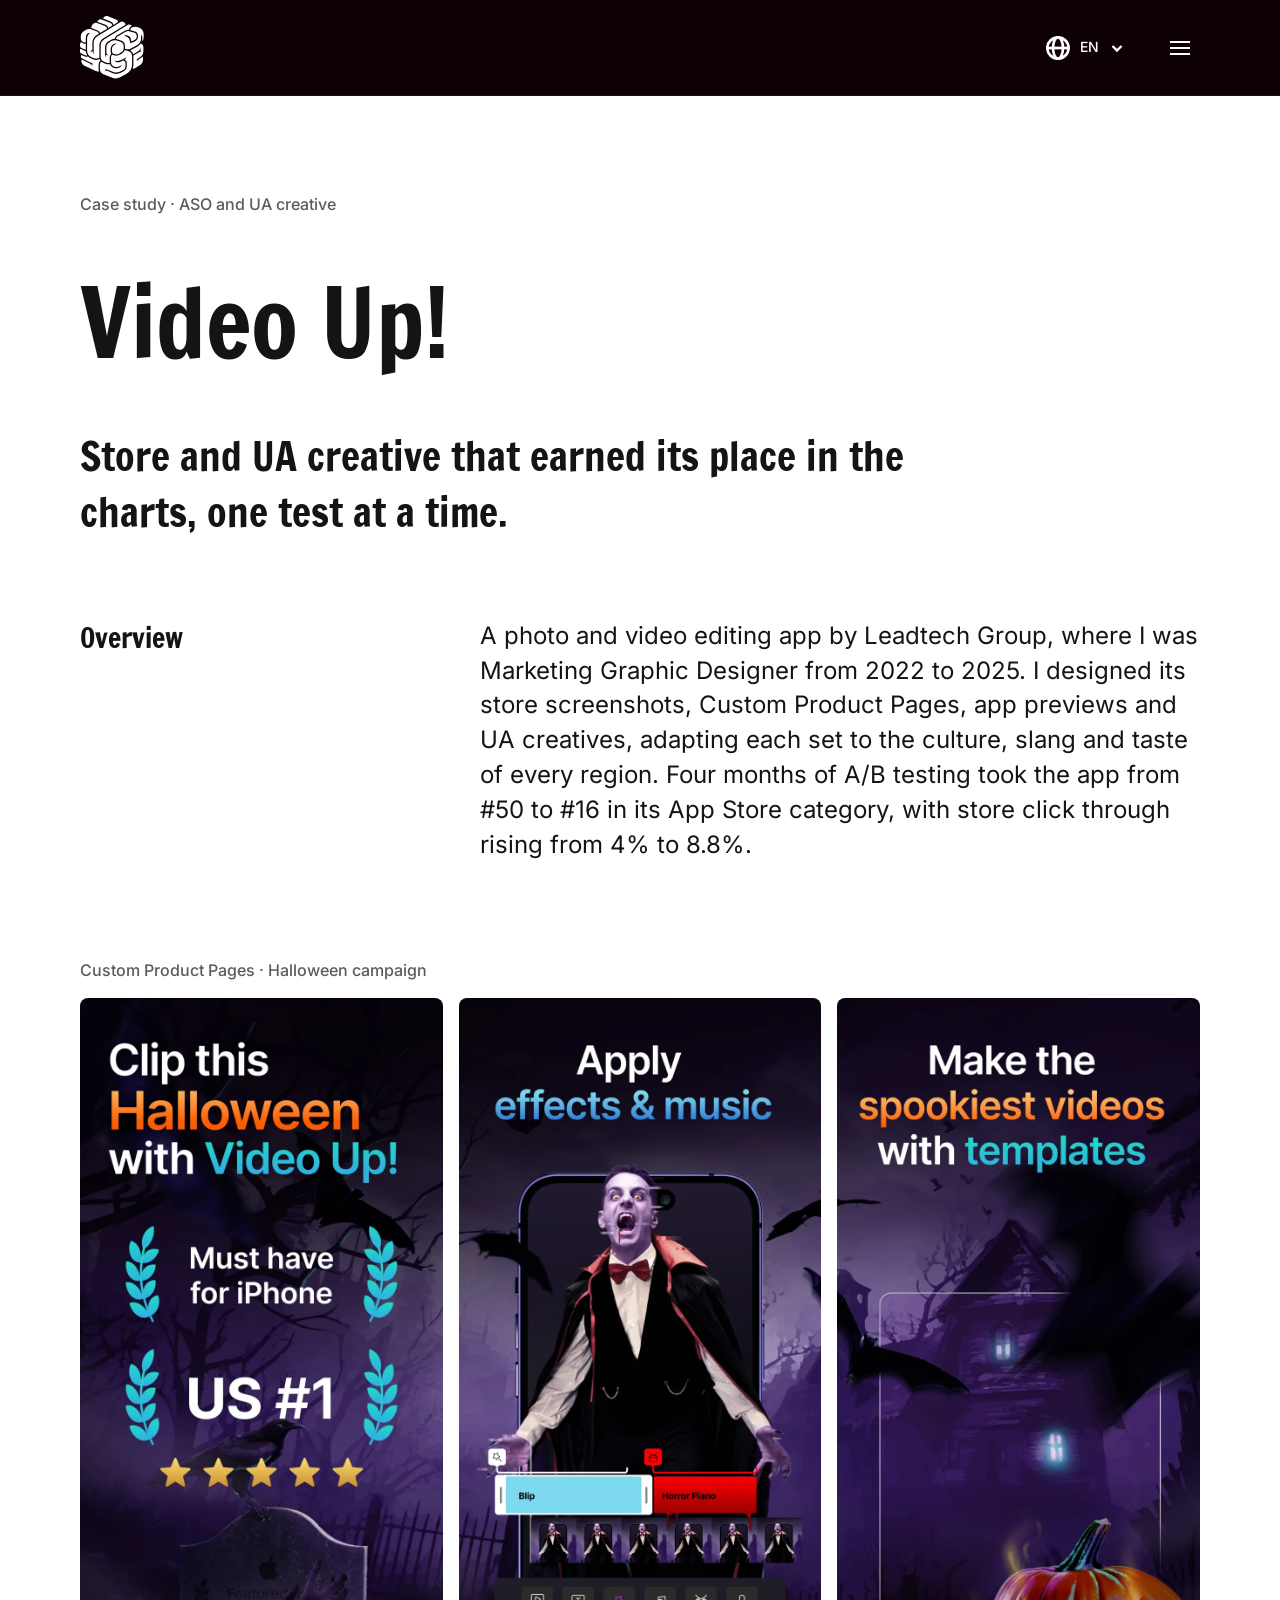
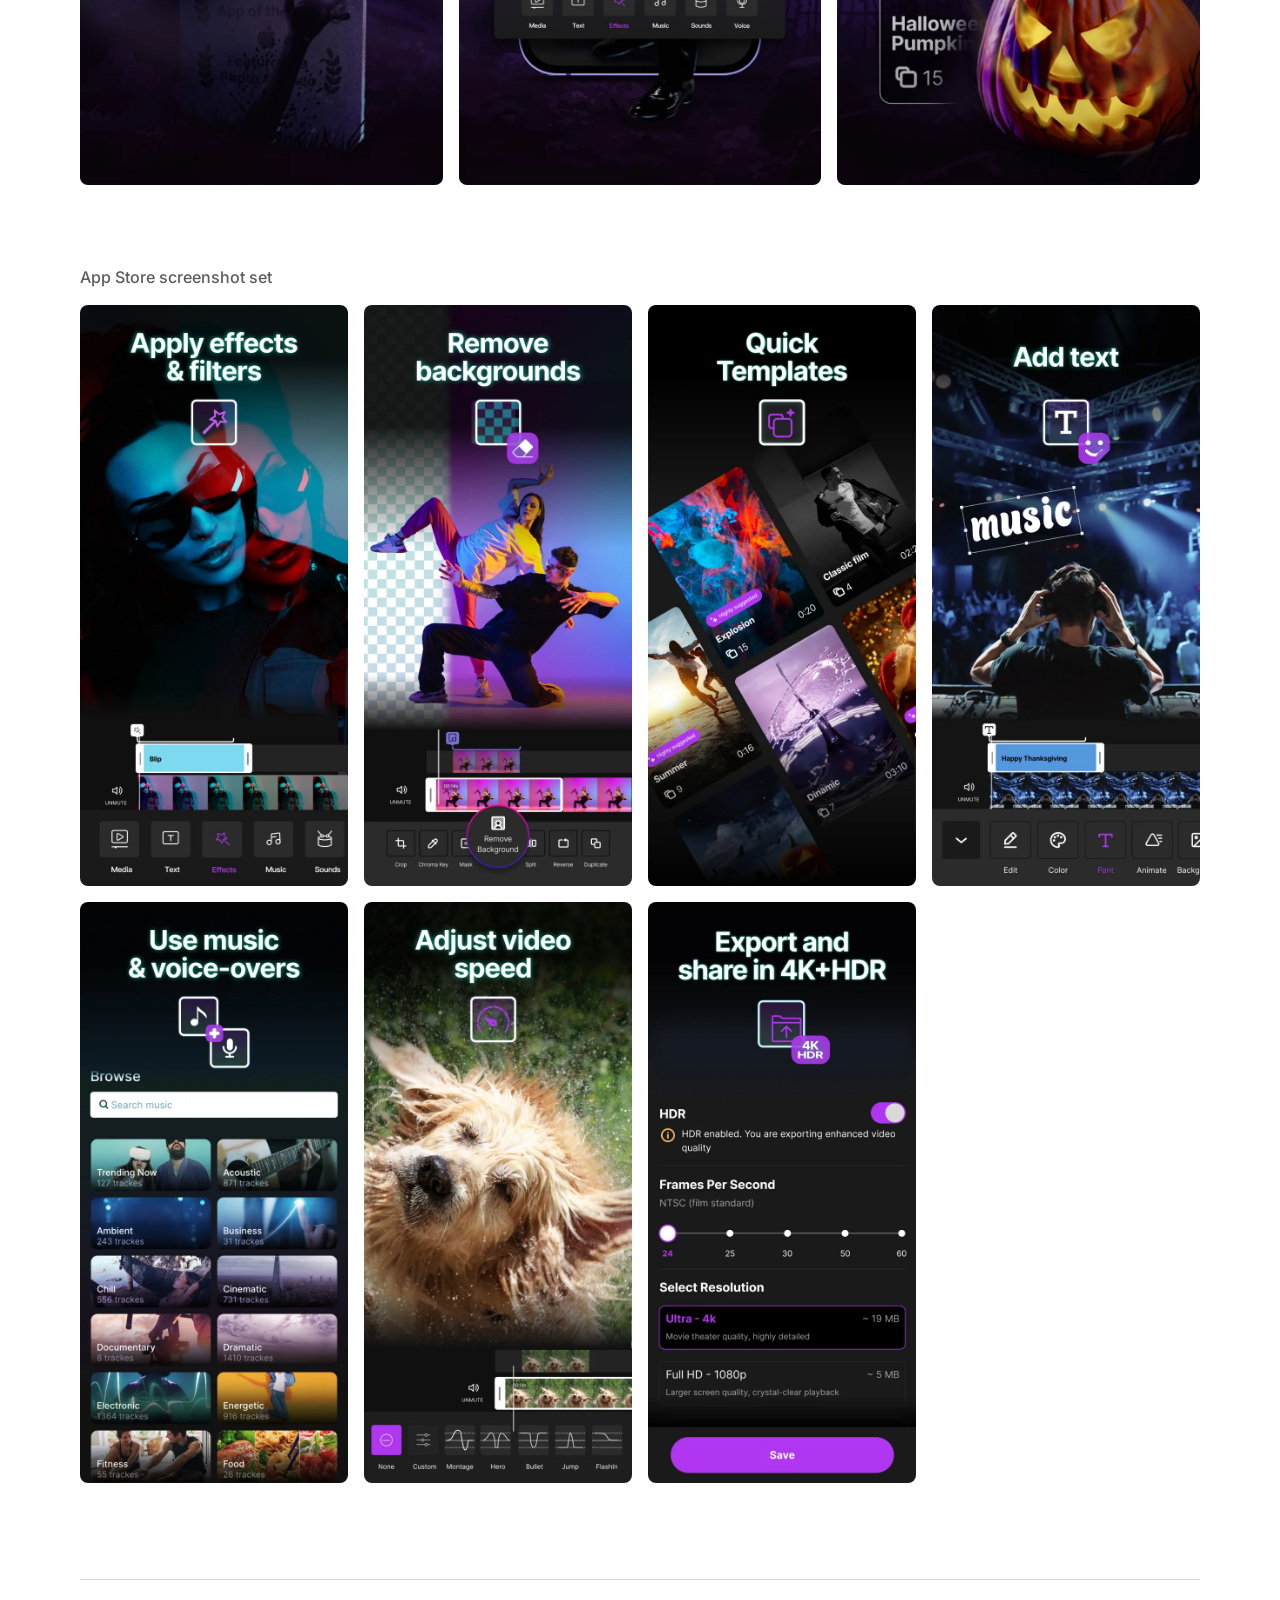
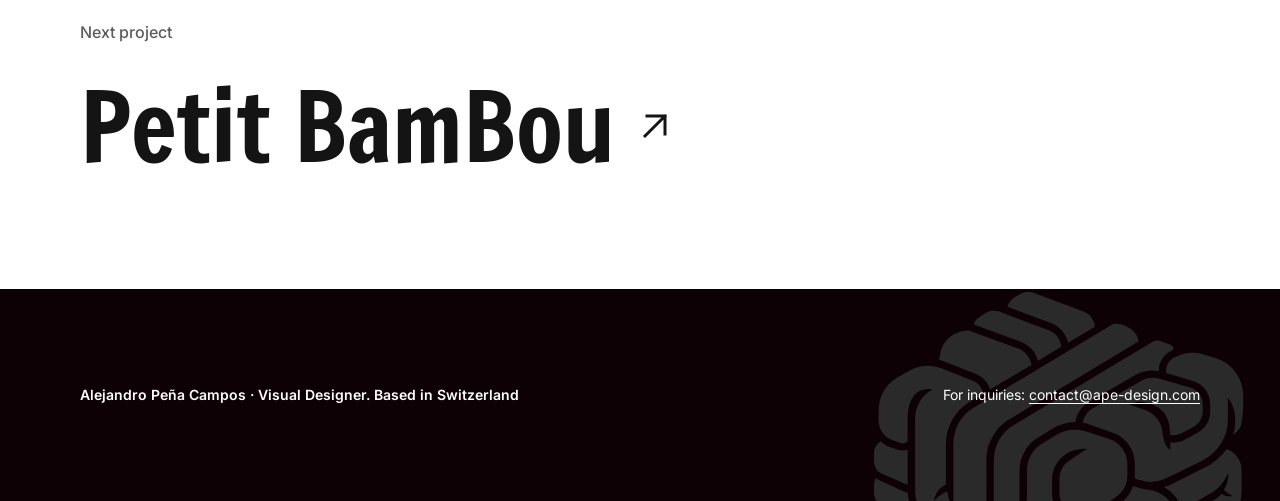
<file: video-up.html>
<!doctype html>
<html lang="en" translate="no">
<head>
  <meta charset="utf-8">
  <meta name="viewport" content="width=device-width, initial-scale=1">
  <meta name="google" content="notranslate">
  <title>Video Up! · ASO and UA Creative Case Study · Alejandro Peña Campos</title>
  <meta name="description" content="Video Up! case study: App Store screenshots, Custom Product Pages and UA creative that took the app from #50 to #16 in its category.">
  <link rel="canonical" href="https://ape-design.com/video-up">
  <link rel="alternate" hreflang="en" href="https://ape-design.com/video-up">
  <link rel="alternate" hreflang="de" href="https://ape-design.com/de/video-up">
  <link rel="alternate" hreflang="es" href="https://ape-design.com/es/video-up">
  <link rel="alternate" hreflang="x-default" href="https://ape-design.com/video-up">
  <meta name="author" content="Alejandro Peña Campos">
  <meta name="theme-color" content="#0d0106">

  <!-- Sharing preview (WhatsApp, LinkedIn, X) -->
  <meta property="og:title" content="Video Up! · ASO and UA Creative Case Study · Alejandro Peña Campos">
  <meta property="og:description" content="Video Up! case study: App Store screenshots, Custom Product Pages and UA creative that took the app from #50 to #16 in its category.">
  <meta property="og:image" content="https://ape-design.com/assets/img/og-image.jpg">
  <meta property="og:image:width" content="1200">
  <meta property="og:image:height" content="630">
  <meta property="og:image:alt" content="Alejandro Peña Campos, visual designer, in front of the words visual designer">
  <meta property="og:url" content="https://ape-design.com/video-up">
  <meta property="og:type" content="website">
  <meta property="og:site_name" content="ape-design">
  <meta property="og:locale" content="en_US">
  <meta property="og:locale:alternate" content="de_CH">
  <meta property="og:locale:alternate" content="es_ES">
  <meta name="twitter:card" content="summary_large_image">

  <!-- Structured data for search engines -->
  <script type="application/ld+json">
  {
    "@context": "https://schema.org",
    "@graph": [
      {
        "@type": "CreativeWork",
        "@id": "https://ape-design.com/video-up#work",
        "url": "https://ape-design.com/video-up",
        "name": "Video Up!",
        "headline": "Store and UA creative that earned its place in the charts, one test at a time.",
        "description": "Video Up! case study: App Store screenshots, Custom Product Pages and UA creative that took the app from #50 to #16 in its category.",
        "genre": "ASO and UA creative",
        "image": "https://ape-design.com/assets/img/video-up-cpp-01.webp",
        "inLanguage": "en",
        "creator": {
          "@id": "https://ape-design.com/#person"
        }
      },
      {
        "@type": "BreadcrumbList",
        "itemListElement": [
          {
            "@type": "ListItem",
            "position": 1,
            "name": "Selected work",
            "item": "https://ape-design.com/#work"
          },
          {
            "@type": "ListItem",
            "position": 2,
            "name": "Video Up!",
            "item": "https://ape-design.com/video-up"
          }
        ]
      },
      {
        "@type": "Person",
        "@id": "https://ape-design.com/#person",
        "name": "Alejandro Peña Campos",
        "jobTitle": "Visual Designer",
        "description": "Visual designer specialised in ASO and UA creative, illustration, motion graphics and 3D.",
        "url": "https://ape-design.com/",
        "image": "https://ape-design.com/assets/img/portrait.webp",
        "email": "mailto:contact@ape-design.com",
        "address": {
          "@type": "PostalAddress",
          "addressCountry": "CH"
        },
        "knowsAbout": [
          "Illustration",
          "UA creative campaigns",
          "App Store Optimization design",
          "Interactive storytelling",
          "Motion graphics",
          "3D modelling"
        ],
        "sameAs": [
          "https://www.linkedin.com/in/apenha/"
        ]
      }
    ]
  }
  </script>

  <link rel="icon" href="assets/img/favicon.svg" type="image/svg+xml">
  <link rel="preload" href="assets/fonts/francois-one-latin-400.woff2" as="font" type="font/woff2" crossorigin>
  <link rel="preload" href="assets/fonts/inter-variable.woff2" as="font" type="font/woff2" crossorigin>
  <!-- main.css imports the files below; preloading them saves a round trip -->
  <link rel="preload" href="assets/css/reset.css?v=3" as="style">
  <link rel="preload" href="assets/css/tokens.css?v=3" as="style">
  <link rel="preload" href="assets/css/base.css?v=3" as="style">
  <link rel="preload" href="assets/css/layout.css?v=3" as="style">
  <link rel="preload" href="assets/css/components.css?v=3" as="style">
  <link rel="preload" href="assets/css/motion.css?v=3" as="style">
  <link rel="stylesheet" href="assets/css/main.css?v=3">

  <script>document.documentElement.classList.add("js");</script>
  <script defer src="assets/js/ui.js"></script>
  <script defer src="assets/js/motion.js"></script>
  <script defer src="assets/js/main.js"></script>
</head>
<body class="page-case">
  <a class="skip-link" href="#main">Skip to content</a>

  <!-- SITE HEADER: keep identical on every page -->
  <header class="site-header">
    <a class="site-logo" href="index.html">
      <img src="assets/img/logo-ape-white.svg" width="65" height="63" alt="ape-design, home">
    </a>
    <div class="header-actions">
      <div class="lang">
          <button class="lang-toggle" type="button" aria-expanded="false" aria-controls="lang-menu-header" data-lang-toggle>
            <svg class="icon icon-globe" viewBox="0 0 24 24" aria-hidden="true"><path d="M12 22.6C17.8 22.6 22.6 17.8 22.6 12C22.6 6.1 17.8 1.3 12 1.3C6.1 1.3 1.3 6.1 1.3 12C1.3 17.8 6.1 22.6 12 22.6Z"/><path d="M1.5 12H22.5"/><path d="M12 22.6C14.7 22.6 17 17.8 17 12C17 6.1 14.7 1.3 12 1.3C9.2 1.3 7 6.1 7 12C7 17.8 9.2 22.6 12 22.6Z"/></svg>
            <span class="text-language"><span class="visually-hidden">Language: </span>EN</span>
            <svg class="icon icon-sm" viewBox="0 0 14 14" aria-hidden="true"><path d="M2.5 5L7 9.5L11.5 5"/></svg>
          </button>
          <ul class="lang-menu text-language" id="lang-menu-header" role="list" hidden>
            <li><a class="lang-option" href="de/video-up.html" hreflang="de" lang="de" aria-label="Deutsch">DE</a></li>
            <li><a class="lang-option" href="video-up.html" hreflang="en" lang="en" aria-label="English" aria-current="true">EN</a></li>
            <li><a class="lang-option" href="es/video-up.html" hreflang="es" lang="es" aria-label="Español">ES</a></li>
          </ul>
        </div>
      <button class="icon-button" type="button" aria-haspopup="dialog" aria-expanded="false" aria-controls="site-menu" data-menu-open>
        <svg class="icon" viewBox="0 0 24 24" aria-hidden="true"><path d="M3 6H21M3 12H21M3 18H21"/></svg>
        <span class="visually-hidden">Open menu</span>
      </button>
    </div>
  </header>

  <!-- MENU OVERLAY: opened by the menu button, keep identical on every page -->
  <dialog class="site-menu" id="site-menu" aria-label="Menu">
    <div class="site-menu-inner">
      <a class="site-logo" href="index.html">
        <img src="assets/img/logo-ape-white.svg" width="65" height="63" alt="ape-design, home">
      </a>
      <ul class="menu-info text-caption" role="list">
        <li class="menu-info-item">
          <svg class="icon icon-lg" viewBox="0 0 32 32" aria-hidden="true"><path d="M16 2V30M3.8 9L28.1 23M3.8 23L28.1 9"/></svg>
          <p>Working globally<br>CET, local time</p>
        </li>
        <li class="menu-info-item">
          <svg class="icon icon-lg" viewBox="0 0 32 32" aria-hidden="true"><path d="M30.2 6.7H1.7V25.2H30.2V6.7Z"/><path d="M1.7 6.7L16 17.5L30.2 6.7"/></svg>
          <p>For inquiries<br><a href="mailto:contact@ape-design.com">contact@ape-design.com</a></p>
        </li>
      </ul>
      <div class="header-actions">
        <div class="lang">
          <button class="lang-toggle" type="button" aria-expanded="false" aria-controls="lang-menu-overlay" data-lang-toggle>
            <svg class="icon icon-globe" viewBox="0 0 24 24" aria-hidden="true"><path d="M12 22.6C17.8 22.6 22.6 17.8 22.6 12C22.6 6.1 17.8 1.3 12 1.3C6.1 1.3 1.3 6.1 1.3 12C1.3 17.8 6.1 22.6 12 22.6Z"/><path d="M1.5 12H22.5"/><path d="M12 22.6C14.7 22.6 17 17.8 17 12C17 6.1 14.7 1.3 12 1.3C9.2 1.3 7 6.1 7 12C7 17.8 9.2 22.6 12 22.6Z"/></svg>
            <span class="text-language"><span class="visually-hidden">Language: </span>EN</span>
            <svg class="icon icon-sm" viewBox="0 0 14 14" aria-hidden="true"><path d="M2.5 5L7 9.5L11.5 5"/></svg>
          </button>
          <ul class="lang-menu text-language" id="lang-menu-overlay" role="list" hidden>
            <li><a class="lang-option" href="de/video-up.html" hreflang="de" lang="de" aria-label="Deutsch">DE</a></li>
            <li><a class="lang-option" href="video-up.html" hreflang="en" lang="en" aria-label="English" aria-current="true">EN</a></li>
            <li><a class="lang-option" href="es/video-up.html" hreflang="es" lang="es" aria-label="Español">ES</a></li>
          </ul>
        </div>
        <button class="icon-button" type="button" data-menu-close>
          <svg class="icon" viewBox="0 0 24 24" aria-hidden="true"><path d="M6 6L18 18M18 6L6 18"/></svg>
          <span class="visually-hidden">Close menu</span>
        </button>
      </div>
      <nav class="site-menu-nav" aria-label="Main">
        <ul class="text-heading-s" role="list">
          <li><a href="index.html#work">Work</a></li>
          <li><a href="index.html">About</a></li>
          <li><a href="index.html#contact">Contact</a></li>
        </ul>
      </nav>
    </div>
  </dialog>

  <main id="main">
    <!-- INTRO -->
    <section class="section stack case-intro" aria-labelledby="case-title">
      <p class="case-eyebrow text-meta" data-reveal>Case study · ASO and UA creative</p>
      <h1 id="case-title" class="text-heading-l" data-reveal>Video Up!</h1>
      <p class="case-lead text-statement" data-reveal>Store and UA creative that earned its place in the charts, one test at a time.</p>
    </section>

    <!-- OVERVIEW -->
    <section class="section split case-overview" aria-labelledby="overview-title" data-reveal>
      <h2 id="overview-title" class="text-label">Overview</h2>
      <p class="text-lead">A photo and video editing app by Leadtech Group, where I was Marketing Graphic Designer from 2022 to 2025. I designed its store screenshots, Custom Product Pages, app previews and UA creatives, adapting each set to the culture, slang and taste of every region. Four months of A/B testing took the app from #50 to #16 in its App Store category, with store click through rising from 4% to 8.8%.</p>
    </section>

    <!-- WORK -->
    <section class="section stack case-work" aria-label="Work">
      <figure class="media-group">
        <figcaption class="text-meta" data-reveal>Custom Product Pages · Halloween campaign</figcaption>
        <ul class="media-grid media-grid--cpp media-grid--scroll" role="list" data-reveal-group>
            <li data-reveal><img src="assets/img/video-up-cpp-01.webp" width="832" height="1804" alt="Halloween Custom Product Page: “Clip this Halloween with Video Up!”, Must have for iPhone, US #1, five stars" loading="lazy"></li>
            <li data-reveal><img src="assets/img/video-up-cpp-02.webp" width="832" height="1804" alt="Halloween Custom Product Page: “Apply effects & music” with a vampire on the editing timeline" loading="lazy"></li>
            <li data-reveal><img src="assets/img/video-up-cpp-03.webp" width="832" height="1804" alt="Halloween Custom Product Page: “Make the spookiest videos with templates” with a glowing jack o’ lantern" loading="lazy"></li>
        </ul>
      </figure>
      <figure class="media-group">
        <figcaption class="text-meta" data-reveal>App Store screenshot set</figcaption>
        <ul class="media-grid media-grid--screens media-grid--scroll" role="list" data-reveal-group>
            <li data-reveal><img src="assets/img/video-up-screenshot-03.webp" width="616" height="1336" alt="App Store screenshot: “Apply effects & filters” on a neon portrait" loading="lazy"></li>
            <li data-reveal><img src="assets/img/video-up-screenshot-04.webp" width="616" height="1336" alt="App Store screenshot: “Remove backgrounds” with two dancers" loading="lazy"></li>
            <li data-reveal><img src="assets/img/video-up-screenshot-05.webp" width="616" height="1336" alt="App Store screenshot: “Quick Templates” with tilted template cards" loading="lazy"></li>
            <li data-reveal><img src="assets/img/video-up-screenshot-06.webp" width="616" height="1336" alt="App Store screenshot: “Add text” over a DJ at a concert" loading="lazy"></li>
            <li data-reveal><img src="assets/img/video-up-screenshot-07.webp" width="616" height="1336" alt="App Store screenshot: “Use music & voice-overs” with the music library" loading="lazy"></li>
            <li data-reveal><img src="assets/img/video-up-screenshot-08.webp" width="616" height="1336" alt="App Store screenshot: “Adjust video speed” with a dog shaking off water" loading="lazy"></li>
            <li data-reveal><img src="assets/img/video-up-screenshot-09.webp" width="616" height="1336" alt="App Store screenshot: “Export and share in 4K+HDR” with export settings" loading="lazy"></li>
        </ul>
      </figure>
    </section>

    <!-- NEXT PROJECT -->
    <nav class="section next-project" aria-label="Next project">
      <a class="next-project-link" href="petit-bambou.html" data-reveal>
        <span class="next-project-label text-meta">Next project</span>
        <span class="next-project-title">
          <span class="text-heading-l">Petit BamBou</span>
          <svg class="icon" viewBox="0 0 24 24" aria-hidden="true"><path d="M7 17L17 7M17 16V7H8"/></svg>
        </span>
      </a>
    </nav>
  </main>

  <!-- SITE FOOTER: keep identical on every page -->
  <footer class="site-footer">
    <img class="footer-brain" src="assets/img/brand-brain.svg" width="371" height="358" alt="">
    <div class="footer-bar">
      <p class="text-caption-strong">Alejandro Peña Campos · Visual Designer. Based in Switzerland</p>
      <p class="text-caption">For inquiries: <a href="mailto:contact@ape-design.com">contact@ape-design.com</a></p>
    </div>
  </footer>
</body>
</html>
</file>
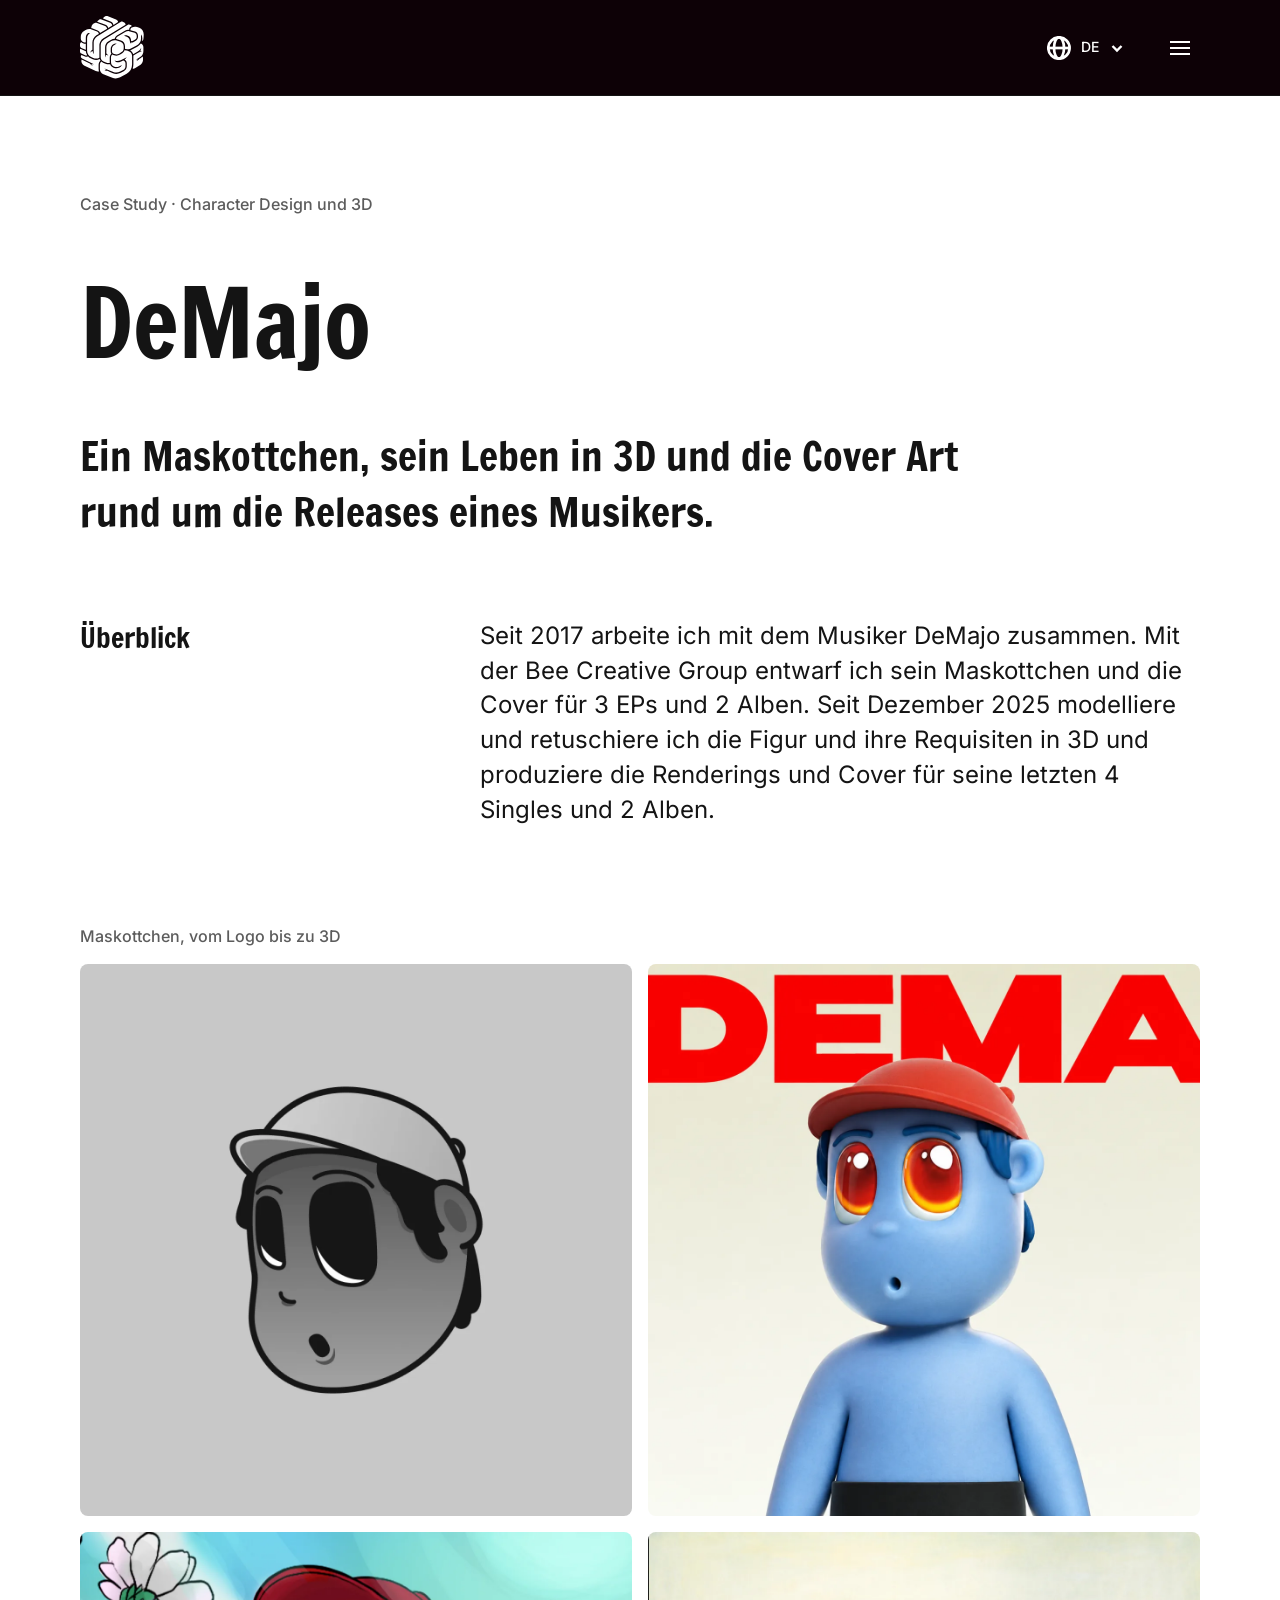
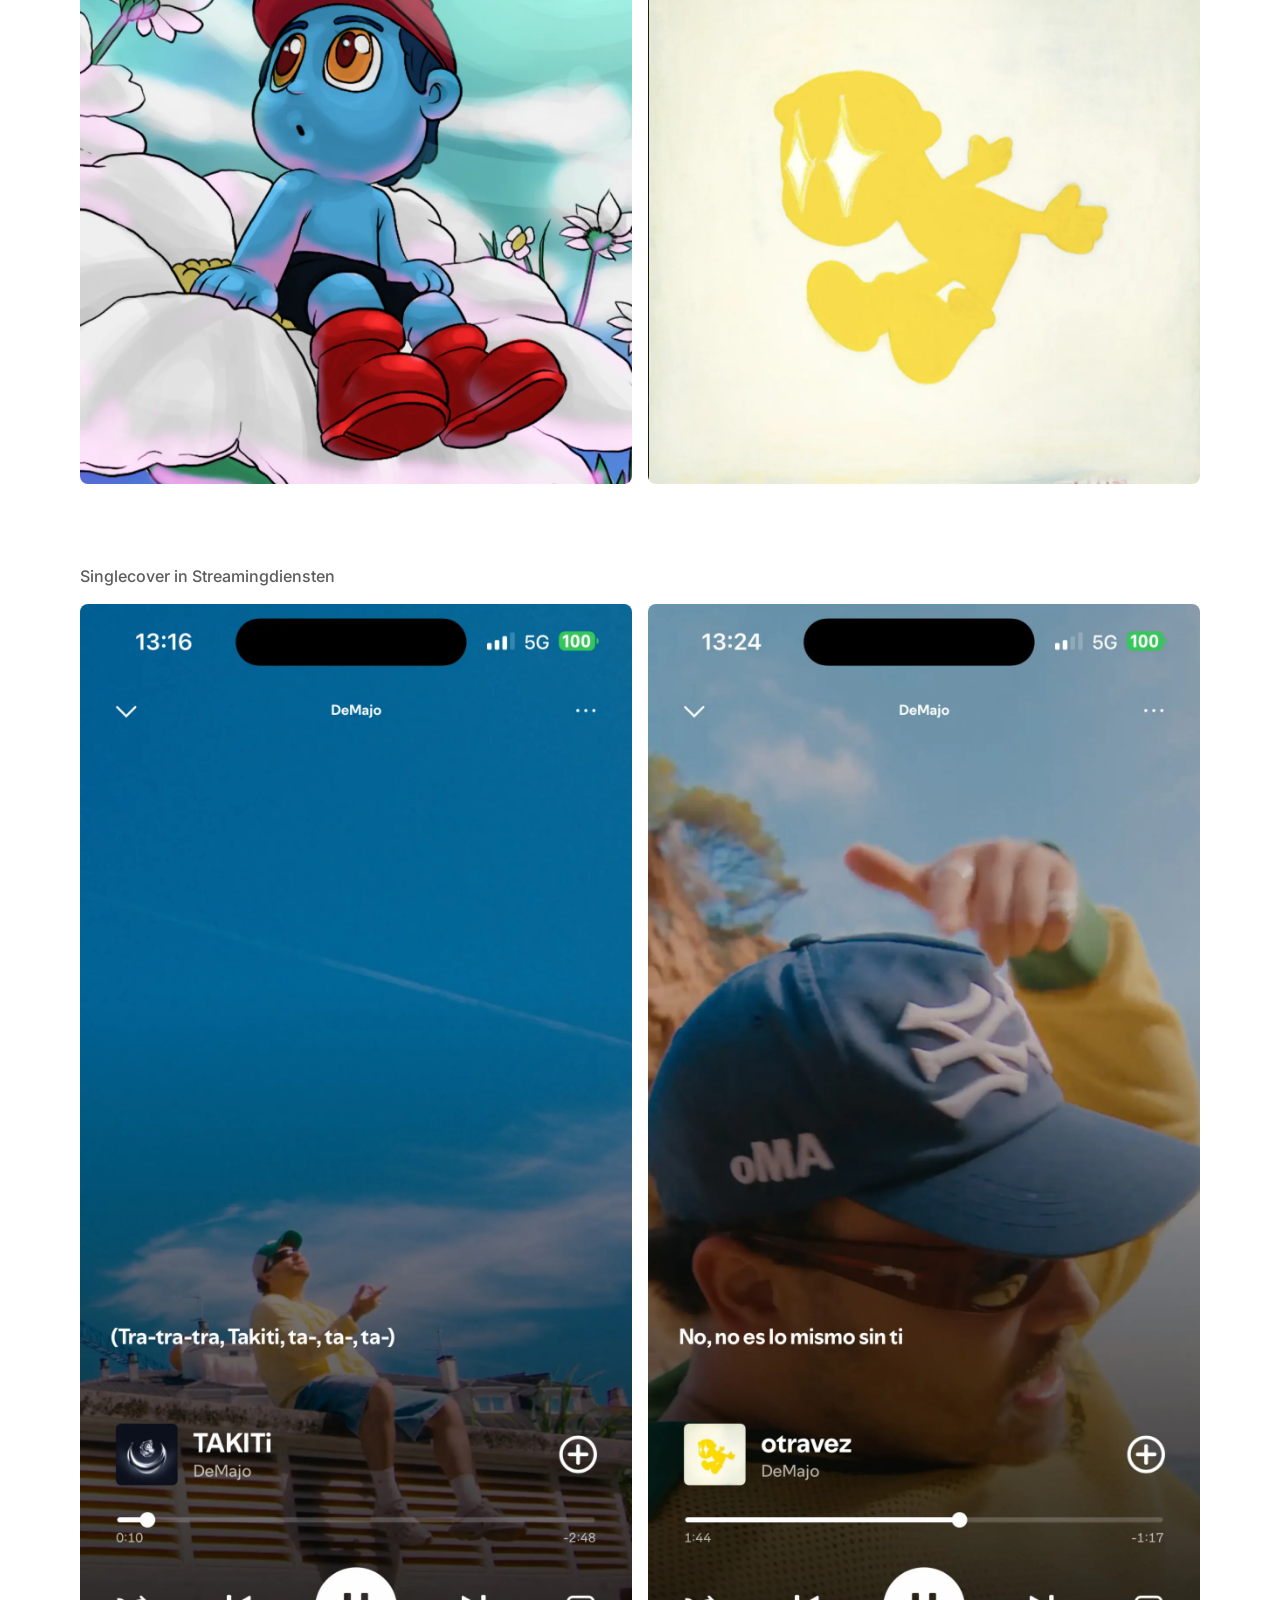
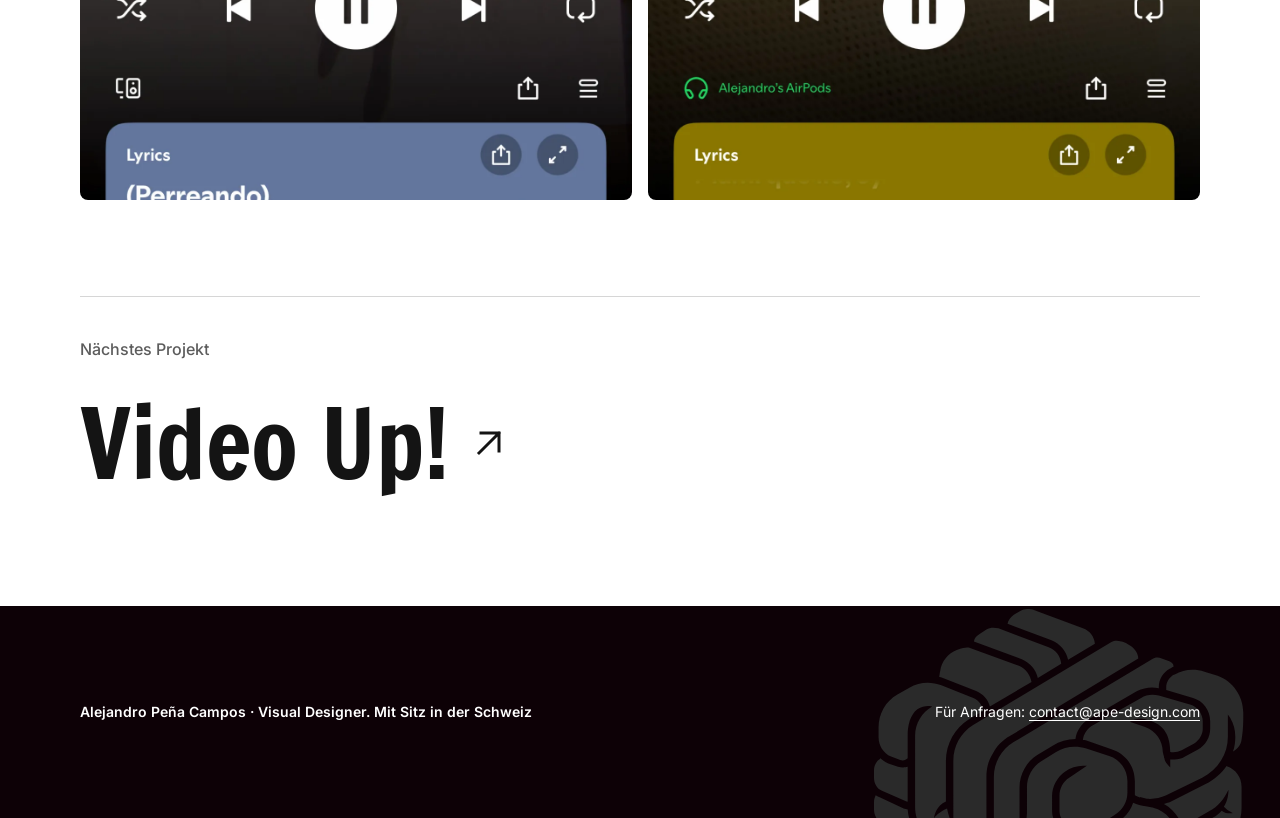
<file: de/demajo.html>
<!doctype html>
<html lang="de" translate="no">
<head>
  <meta charset="utf-8">
  <meta name="viewport" content="width=device-width, initial-scale=1">
  <meta name="google" content="notranslate">
  <title>DeMajo · Case Study Maskottchen, 3D und Cover Art · Alejandro Peña Campos</title>
  <meta name="description" content="Case Study DeMajo: ein Maskottchen vom Logo bis zu 3D, dazu Cover Art für die EPs, Alben und Singles des Musikers.">
  <link rel="canonical" href="https://ape-design.com/de/demajo">
  <link rel="alternate" hreflang="en" href="https://ape-design.com/demajo">
  <link rel="alternate" hreflang="de" href="https://ape-design.com/de/demajo">
  <link rel="alternate" hreflang="es" href="https://ape-design.com/es/demajo">
  <link rel="alternate" hreflang="x-default" href="https://ape-design.com/demajo">
  <meta name="author" content="Alejandro Peña Campos">
  <meta name="theme-color" content="#0d0106">

  <!-- Sharing preview (WhatsApp, LinkedIn, X) -->
  <meta property="og:title" content="DeMajo · Case Study Maskottchen, 3D und Cover Art · Alejandro Peña Campos">
  <meta property="og:description" content="Case Study DeMajo: ein Maskottchen vom Logo bis zu 3D, dazu Cover Art für die EPs, Alben und Singles des Musikers.">
  <meta property="og:image" content="https://ape-design.com/assets/img/og-image.jpg">
  <meta property="og:image:width" content="1200">
  <meta property="og:image:height" content="630">
  <meta property="og:image:alt" content="Alejandro Peña Campos, Visual Designer, vor den Worten visual designer">
  <meta property="og:url" content="https://ape-design.com/de/demajo">
  <meta property="og:type" content="website">
  <meta property="og:site_name" content="ape-design">
  <meta property="og:locale" content="de_CH">
  <meta property="og:locale:alternate" content="en_US">
  <meta property="og:locale:alternate" content="es_ES">
  <meta name="twitter:card" content="summary_large_image">

  <!-- Structured data for search engines -->
  <script type="application/ld+json">
  {
    "@context": "https://schema.org",
    "@graph": [
      {
        "@type": "CreativeWork",
        "@id": "https://ape-design.com/de/demajo#work",
        "url": "https://ape-design.com/de/demajo",
        "name": "DeMajo",
        "headline": "Ein Maskottchen, sein Leben in 3D und die Cover Art rund um die Releases eines Musikers.",
        "description": "Case Study DeMajo: ein Maskottchen vom Logo bis zu 3D, dazu Cover Art für die EPs, Alben und Singles des Musikers.",
        "genre": "Character Design und 3D",
        "image": "https://ape-design.com/assets/img/demajo-mascot-01.webp",
        "inLanguage": "de",
        "creator": {
          "@id": "https://ape-design.com/#person"
        }
      },
      {
        "@type": "BreadcrumbList",
        "itemListElement": [
          {
            "@type": "ListItem",
            "position": 1,
            "name": "Ausgewählte Arbeiten",
            "item": "https://ape-design.com/de/#work"
          },
          {
            "@type": "ListItem",
            "position": 2,
            "name": "DeMajo",
            "item": "https://ape-design.com/de/demajo"
          }
        ]
      },
      {
        "@type": "Person",
        "@id": "https://ape-design.com/#person",
        "name": "Alejandro Peña Campos",
        "jobTitle": "Visual Designer",
        "description": "Visual Designer, spezialisiert auf ASO und UA Creatives, Illustration, Motion Graphics und 3D.",
        "url": "https://ape-design.com/",
        "image": "https://ape-design.com/assets/img/portrait.webp",
        "email": "mailto:contact@ape-design.com",
        "address": {
          "@type": "PostalAddress",
          "addressCountry": "CH"
        },
        "knowsAbout": [
          "Illustration",
          "UA creative campaigns",
          "App Store Optimization design",
          "Interactive storytelling",
          "Motion graphics",
          "3D modelling"
        ],
        "sameAs": [
          "https://www.linkedin.com/in/apenha/"
        ]
      }
    ]
  }
  </script>

  <link rel="icon" href="../assets/img/favicon.svg" type="image/svg+xml">
  <link rel="preload" href="../assets/fonts/francois-one-latin-400.woff2" as="font" type="font/woff2" crossorigin>
  <link rel="preload" href="../assets/fonts/inter-variable.woff2" as="font" type="font/woff2" crossorigin>
  <!-- main.css imports the files below; preloading them saves a round trip -->
  <link rel="preload" href="../assets/css/reset.css?v=3" as="style">
  <link rel="preload" href="../assets/css/tokens.css?v=3" as="style">
  <link rel="preload" href="../assets/css/base.css?v=3" as="style">
  <link rel="preload" href="../assets/css/layout.css?v=3" as="style">
  <link rel="preload" href="../assets/css/components.css?v=3" as="style">
  <link rel="preload" href="../assets/css/motion.css?v=3" as="style">
  <link rel="stylesheet" href="../assets/css/main.css?v=3">

  <script>document.documentElement.classList.add("js");</script>
  <script defer src="../assets/js/ui.js"></script>
  <script defer src="../assets/js/motion.js"></script>
  <script defer src="../assets/js/main.js"></script>
</head>
<body class="page-case">
  <a class="skip-link" href="#main">Zum Inhalt springen</a>

  <!-- SITE HEADER: keep identical on every page -->
  <header class="site-header">
    <a class="site-logo" href="index.html">
      <img src="../assets/img/logo-ape-white.svg" width="65" height="63" alt="ape-design, Startseite">
    </a>
    <div class="header-actions">
      <div class="lang">
          <button class="lang-toggle" type="button" aria-expanded="false" aria-controls="lang-menu-header" data-lang-toggle>
            <svg class="icon icon-globe" viewBox="0 0 24 24" aria-hidden="true"><path d="M12 22.6C17.8 22.6 22.6 17.8 22.6 12C22.6 6.1 17.8 1.3 12 1.3C6.1 1.3 1.3 6.1 1.3 12C1.3 17.8 6.1 22.6 12 22.6Z"/><path d="M1.5 12H22.5"/><path d="M12 22.6C14.7 22.6 17 17.8 17 12C17 6.1 14.7 1.3 12 1.3C9.2 1.3 7 6.1 7 12C7 17.8 9.2 22.6 12 22.6Z"/></svg>
            <span class="text-language"><span class="visually-hidden">Sprache: </span>DE</span>
            <svg class="icon icon-sm" viewBox="0 0 14 14" aria-hidden="true"><path d="M2.5 5L7 9.5L11.5 5"/></svg>
          </button>
          <ul class="lang-menu text-language" id="lang-menu-header" role="list" hidden>
            <li><a class="lang-option" href="demajo.html" hreflang="de" lang="de" aria-label="Deutsch" aria-current="true">DE</a></li>
            <li><a class="lang-option" href="../demajo.html" hreflang="en" lang="en" aria-label="English">EN</a></li>
            <li><a class="lang-option" href="../es/demajo.html" hreflang="es" lang="es" aria-label="Español">ES</a></li>
          </ul>
        </div>
      <button class="icon-button" type="button" aria-haspopup="dialog" aria-expanded="false" aria-controls="site-menu" data-menu-open>
        <svg class="icon" viewBox="0 0 24 24" aria-hidden="true"><path d="M3 6H21M3 12H21M3 18H21"/></svg>
        <span class="visually-hidden">Menü öffnen</span>
      </button>
    </div>
  </header>

  <!-- MENU OVERLAY: opened by the menu button, keep identical on every page -->
  <dialog class="site-menu" id="site-menu" aria-label="Menü">
    <div class="site-menu-inner">
      <a class="site-logo" href="index.html">
        <img src="../assets/img/logo-ape-white.svg" width="65" height="63" alt="ape-design, Startseite">
      </a>
      <ul class="menu-info text-caption" role="list">
        <li class="menu-info-item">
          <svg class="icon icon-lg" viewBox="0 0 32 32" aria-hidden="true"><path d="M16 2V30M3.8 9L28.1 23M3.8 23L28.1 9"/></svg>
          <p>Weltweit tätig<br>MEZ, Ortszeit</p>
        </li>
        <li class="menu-info-item">
          <svg class="icon icon-lg" viewBox="0 0 32 32" aria-hidden="true"><path d="M30.2 6.7H1.7V25.2H30.2V6.7Z"/><path d="M1.7 6.7L16 17.5L30.2 6.7"/></svg>
          <p>Für Anfragen<br><a href="mailto:contact@ape-design.com">contact@ape-design.com</a></p>
        </li>
      </ul>
      <div class="header-actions">
        <div class="lang">
          <button class="lang-toggle" type="button" aria-expanded="false" aria-controls="lang-menu-overlay" data-lang-toggle>
            <svg class="icon icon-globe" viewBox="0 0 24 24" aria-hidden="true"><path d="M12 22.6C17.8 22.6 22.6 17.8 22.6 12C22.6 6.1 17.8 1.3 12 1.3C6.1 1.3 1.3 6.1 1.3 12C1.3 17.8 6.1 22.6 12 22.6Z"/><path d="M1.5 12H22.5"/><path d="M12 22.6C14.7 22.6 17 17.8 17 12C17 6.1 14.7 1.3 12 1.3C9.2 1.3 7 6.1 7 12C7 17.8 9.2 22.6 12 22.6Z"/></svg>
            <span class="text-language"><span class="visually-hidden">Sprache: </span>DE</span>
            <svg class="icon icon-sm" viewBox="0 0 14 14" aria-hidden="true"><path d="M2.5 5L7 9.5L11.5 5"/></svg>
          </button>
          <ul class="lang-menu text-language" id="lang-menu-overlay" role="list" hidden>
            <li><a class="lang-option" href="demajo.html" hreflang="de" lang="de" aria-label="Deutsch" aria-current="true">DE</a></li>
            <li><a class="lang-option" href="../demajo.html" hreflang="en" lang="en" aria-label="English">EN</a></li>
            <li><a class="lang-option" href="../es/demajo.html" hreflang="es" lang="es" aria-label="Español">ES</a></li>
          </ul>
        </div>
        <button class="icon-button" type="button" data-menu-close>
          <svg class="icon" viewBox="0 0 24 24" aria-hidden="true"><path d="M6 6L18 18M18 6L6 18"/></svg>
          <span class="visually-hidden">Menü schliessen</span>
        </button>
      </div>
      <nav class="site-menu-nav" aria-label="Hauptmenü">
        <ul class="text-heading-s" role="list">
          <li><a href="index.html#work">Arbeiten</a></li>
          <li><a href="index.html">Über mich</a></li>
          <li><a href="index.html#contact">Kontakt</a></li>
        </ul>
      </nav>
    </div>
  </dialog>

  <main id="main">
    <!-- INTRO -->
    <section class="section stack case-intro" aria-labelledby="case-title">
      <p class="case-eyebrow text-meta" data-reveal>Case Study · Character Design und 3D</p>
      <h1 id="case-title" class="text-heading-l" data-reveal>DeMajo</h1>
      <p class="case-lead text-statement" data-reveal>Ein Maskottchen, sein Leben in 3D und die Cover Art rund um die Releases eines Musikers.</p>
    </section>

    <!-- OVERVIEW -->
    <section class="section split case-overview" aria-labelledby="overview-title" data-reveal>
      <h2 id="overview-title" class="text-label">Überblick</h2>
      <p class="text-lead">Seit 2017 arbeite ich mit dem Musiker DeMajo zusammen. Mit der Bee Creative Group entwarf ich sein Maskottchen und die Cover für 3 EPs und 2 Alben. Seit Dezember 2025 modelliere und retuschiere ich die Figur und ihre Requisiten in 3D und produziere die Renderings und Cover für seine letzten 4 Singles und 2 Alben.</p>
    </section>

    <!-- WORK -->
    <section class="section stack case-work" aria-label="Arbeiten">
      <figure class="media-group">
        <figcaption class="text-meta" data-reveal>Maskottchen, vom Logo bis zu 3D</figcaption>
        <ul class="media-grid media-grid--mascots" role="list" data-reveal-group>
            <li data-reveal><img src="../assets/img/demajo-mascot-01.webp" width="1264" height="1264" alt="Das Maskottchen von DeMajo als flaches Logo in Graustufen" loading="lazy"></li>
            <li data-reveal><img src="../assets/img/demajo-mascot-02.webp" width="1264" height="1264" alt="Das Maskottchen von DeMajo in 3D unter dem Schriftzug DEMAJO" loading="lazy"></li>
            <li data-reveal><img src="../assets/img/demajo-mascot-03.webp" width="1264" height="1264" alt="Das Maskottchen von DeMajo, illustriert, auf einem riesigen Gänseblümchen sitzend" loading="lazy"></li>
            <li data-reveal><img src="../assets/img/demajo-mascot-04.webp" width="1264" height="1264" alt="Das Maskottchen von DeMajo als gelb gemalte Silhouette mit funkelnden Augen" loading="lazy"></li>
        </ul>
      </figure>
      <figure class="media-group">
        <figcaption class="text-meta" data-reveal>Singlecover in Streamingdiensten</figcaption>
        <ul class="media-grid media-grid--covers" role="list" data-reveal-group>
            <li data-reveal><img src="../assets/img/demajo-cover-01.webp" width="1264" height="2740" alt="Cover der Single TAKITi im Player eines Musikstreamingdienstes" loading="lazy"></li>
            <li data-reveal><img src="../assets/img/demajo-cover-02.webp" width="1264" height="2740" alt="Cover der Single otravez im Player eines Musikstreamingdienstes" loading="lazy"></li>
        </ul>
      </figure>
    </section>

    <!-- NEXT PROJECT -->
    <nav class="section next-project" aria-label="Nächstes Projekt">
      <a class="next-project-link" href="video-up.html" data-reveal>
        <span class="next-project-label text-meta">Nächstes Projekt</span>
        <span class="next-project-title">
          <span class="text-heading-l">Video Up!</span>
          <svg class="icon" viewBox="0 0 24 24" aria-hidden="true"><path d="M7 17L17 7M17 16V7H8"/></svg>
        </span>
      </a>
    </nav>
  </main>

  <!-- SITE FOOTER: keep identical on every page -->
  <footer class="site-footer">
    <img class="footer-brain" src="../assets/img/brand-brain.svg" width="371" height="358" alt="">
    <div class="footer-bar">
      <p class="text-caption-strong">Alejandro Peña Campos · Visual Designer. Mit Sitz in der Schweiz</p>
      <p class="text-caption">Für Anfragen: <a href="mailto:contact@ape-design.com">contact@ape-design.com</a></p>
    </div>
  </footer>
</body>
</html>
</file>
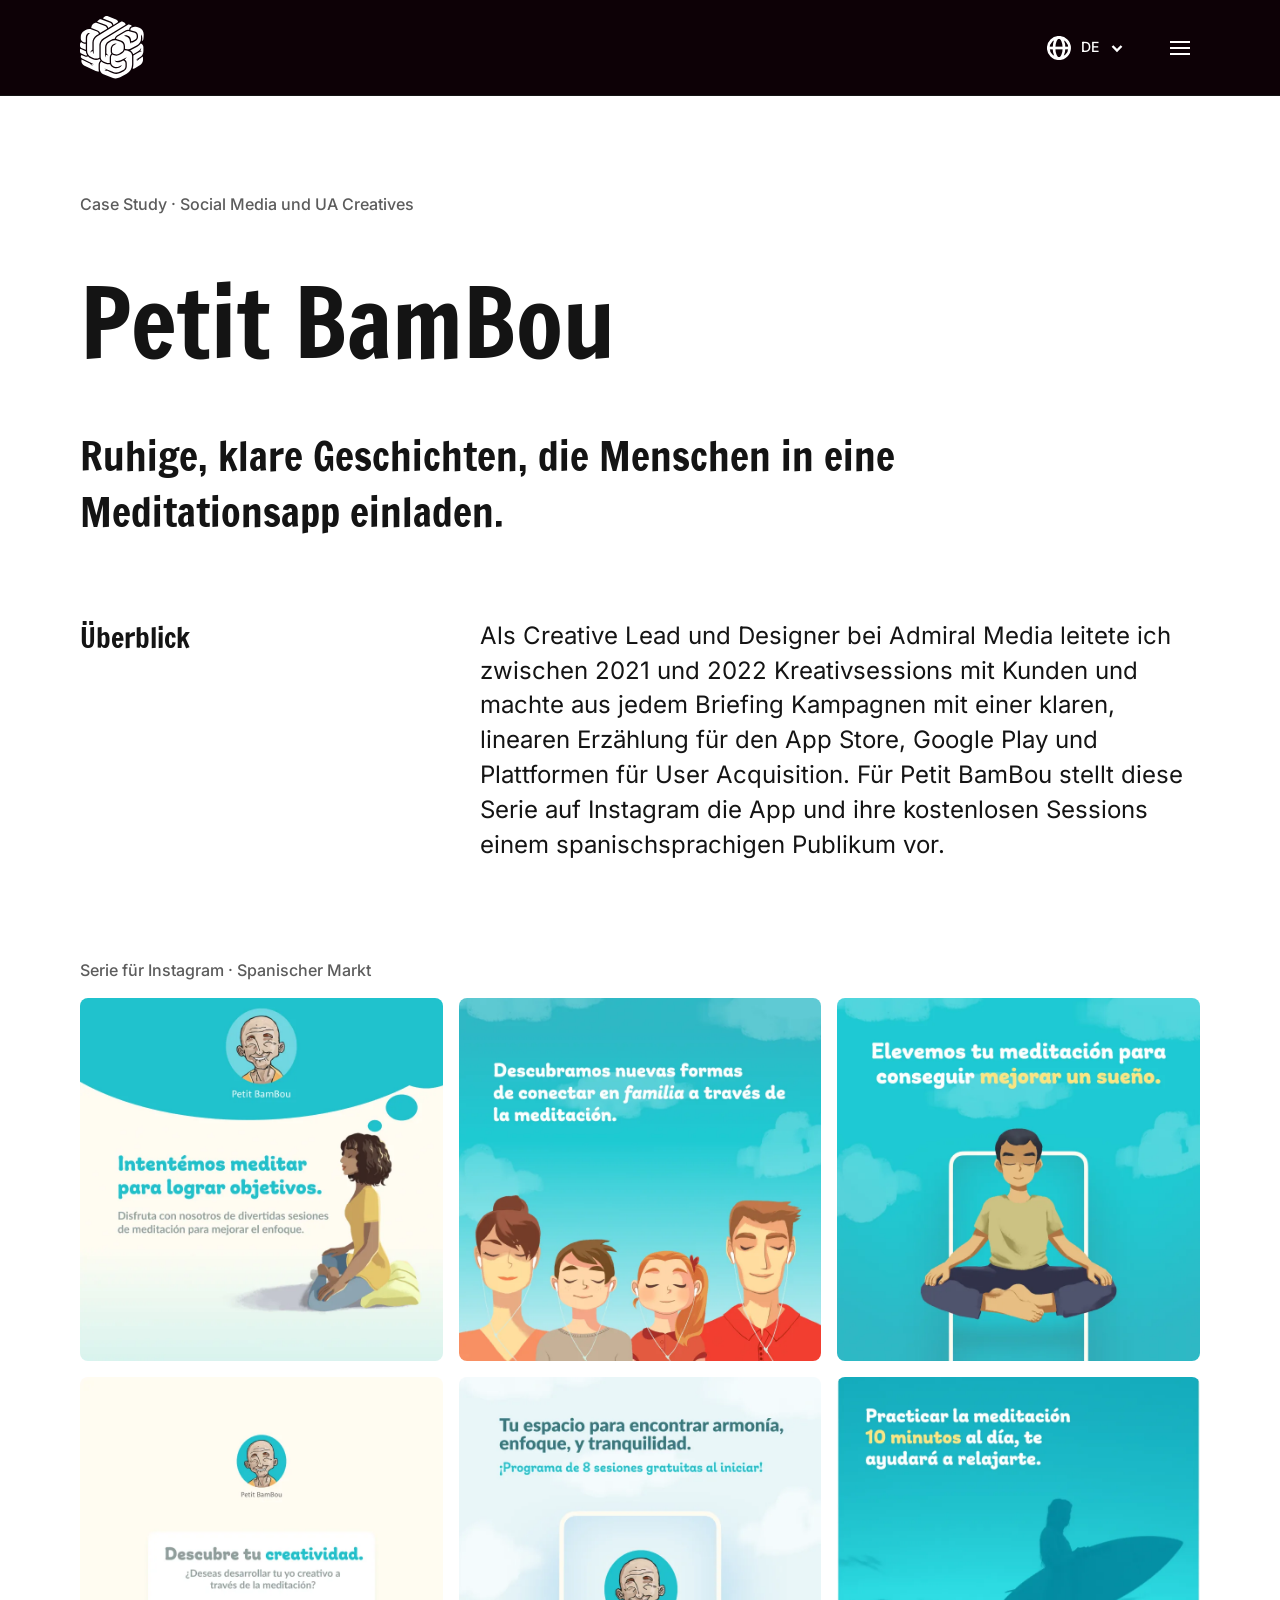
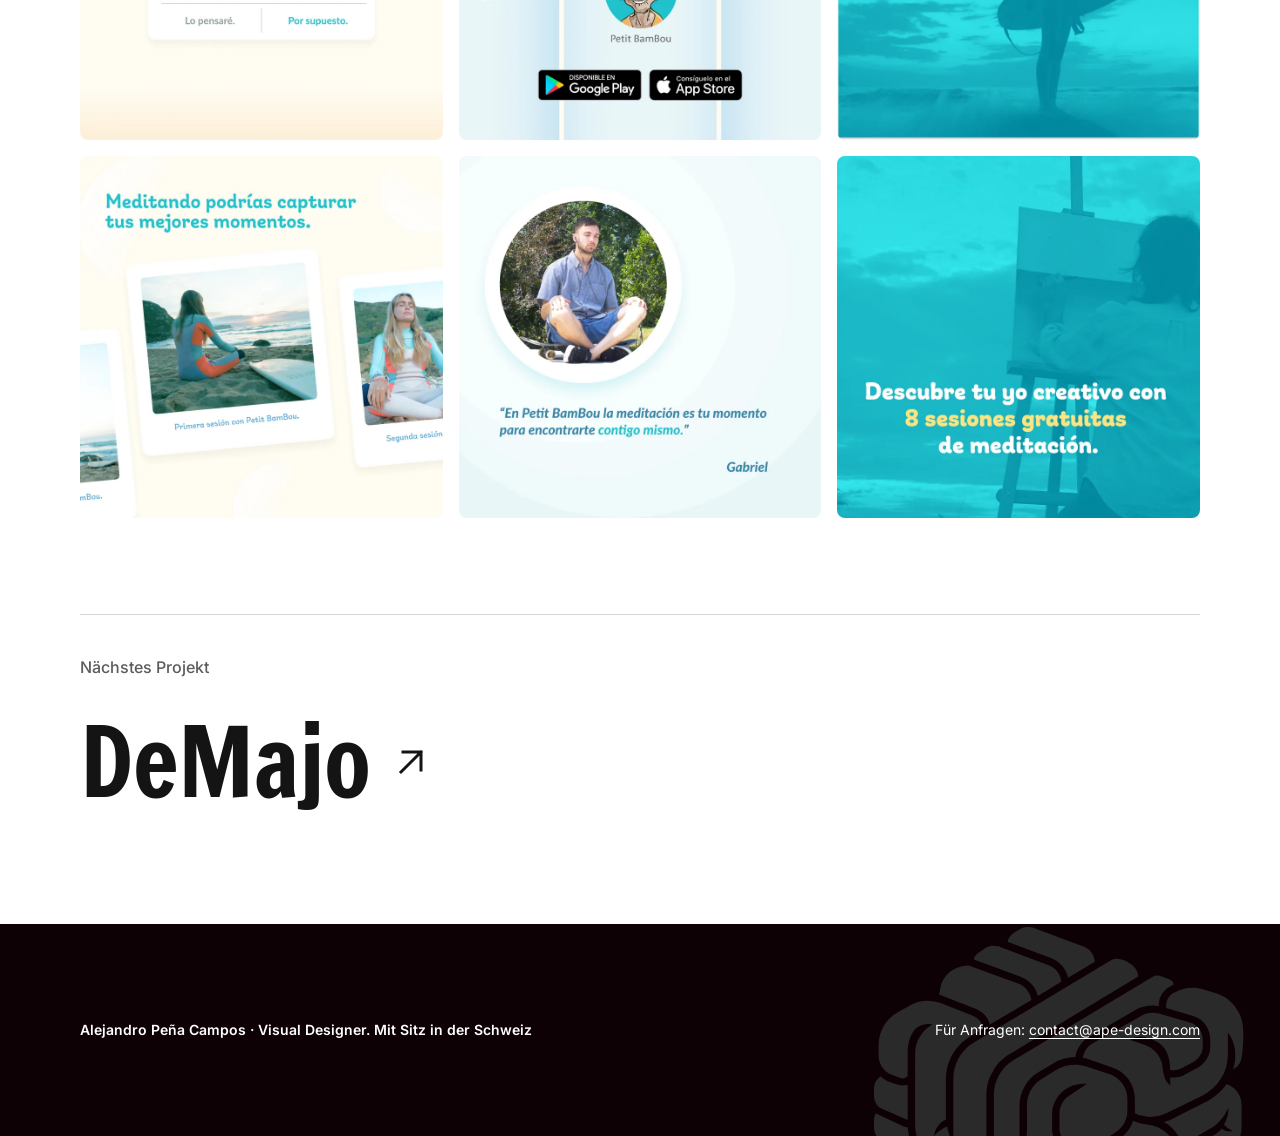
<file: de/petit-bambou.html>
<!doctype html>
<html lang="de" translate="no">
<head>
  <meta charset="utf-8">
  <meta name="viewport" content="width=device-width, initial-scale=1">
  <meta name="google" content="notranslate">
  <title>Petit BamBou · Case Study Social Media und UA Creatives · Alejandro Peña Campos</title>
  <meta name="description" content="Case Study Petit BamBou: eine Serie auf Instagram, die einem spanischsprachigen Publikum die Meditationsapp und ihre kostenlosen Sessions vorstellt.">
  <link rel="canonical" href="https://ape-design.com/de/petit-bambou">
  <link rel="alternate" hreflang="en" href="https://ape-design.com/petit-bambou">
  <link rel="alternate" hreflang="de" href="https://ape-design.com/de/petit-bambou">
  <link rel="alternate" hreflang="es" href="https://ape-design.com/es/petit-bambou">
  <link rel="alternate" hreflang="x-default" href="https://ape-design.com/petit-bambou">
  <meta name="author" content="Alejandro Peña Campos">
  <meta name="theme-color" content="#0d0106">

  <!-- Sharing preview (WhatsApp, LinkedIn, X) -->
  <meta property="og:title" content="Petit BamBou · Case Study Social Media und UA Creatives · Alejandro Peña Campos">
  <meta property="og:description" content="Case Study Petit BamBou: eine Serie auf Instagram, die einem spanischsprachigen Publikum die Meditationsapp und ihre kostenlosen Sessions vorstellt.">
  <meta property="og:image" content="https://ape-design.com/assets/img/og-image.jpg">
  <meta property="og:image:width" content="1200">
  <meta property="og:image:height" content="630">
  <meta property="og:image:alt" content="Alejandro Peña Campos, Visual Designer, vor den Worten visual designer">
  <meta property="og:url" content="https://ape-design.com/de/petit-bambou">
  <meta property="og:type" content="website">
  <meta property="og:site_name" content="ape-design">
  <meta property="og:locale" content="de_CH">
  <meta property="og:locale:alternate" content="en_US">
  <meta property="og:locale:alternate" content="es_ES">
  <meta name="twitter:card" content="summary_large_image">

  <!-- Structured data for search engines -->
  <script type="application/ld+json">
  {
    "@context": "https://schema.org",
    "@graph": [
      {
        "@type": "CreativeWork",
        "@id": "https://ape-design.com/de/petit-bambou#work",
        "url": "https://ape-design.com/de/petit-bambou",
        "name": "Petit BamBou",
        "headline": "Ruhige, klare Geschichten, die Menschen in eine Meditationsapp einladen.",
        "description": "Case Study Petit BamBou: eine Serie auf Instagram, die einem spanischsprachigen Publikum die Meditationsapp und ihre kostenlosen Sessions vorstellt.",
        "genre": "Social Media und UA Creatives",
        "image": "https://ape-design.com/assets/img/petit-bambou-post-01.webp",
        "inLanguage": "de",
        "creator": {
          "@id": "https://ape-design.com/#person"
        }
      },
      {
        "@type": "BreadcrumbList",
        "itemListElement": [
          {
            "@type": "ListItem",
            "position": 1,
            "name": "Ausgewählte Arbeiten",
            "item": "https://ape-design.com/de/#work"
          },
          {
            "@type": "ListItem",
            "position": 2,
            "name": "Petit BamBou",
            "item": "https://ape-design.com/de/petit-bambou"
          }
        ]
      },
      {
        "@type": "Person",
        "@id": "https://ape-design.com/#person",
        "name": "Alejandro Peña Campos",
        "jobTitle": "Visual Designer",
        "description": "Visual Designer, spezialisiert auf ASO und UA Creatives, Illustration, Motion Graphics und 3D.",
        "url": "https://ape-design.com/",
        "image": "https://ape-design.com/assets/img/portrait.webp",
        "email": "mailto:contact@ape-design.com",
        "address": {
          "@type": "PostalAddress",
          "addressCountry": "CH"
        },
        "knowsAbout": [
          "Illustration",
          "UA creative campaigns",
          "App Store Optimization design",
          "Interactive storytelling",
          "Motion graphics",
          "3D modelling"
        ],
        "sameAs": [
          "https://www.linkedin.com/in/apenha/"
        ]
      }
    ]
  }
  </script>

  <link rel="icon" href="../assets/img/favicon.svg" type="image/svg+xml">
  <link rel="preload" href="../assets/fonts/francois-one-latin-400.woff2" as="font" type="font/woff2" crossorigin>
  <link rel="preload" href="../assets/fonts/inter-variable.woff2" as="font" type="font/woff2" crossorigin>
  <!-- main.css imports the files below; preloading them saves a round trip -->
  <link rel="preload" href="../assets/css/reset.css?v=3" as="style">
  <link rel="preload" href="../assets/css/tokens.css?v=3" as="style">
  <link rel="preload" href="../assets/css/base.css?v=3" as="style">
  <link rel="preload" href="../assets/css/layout.css?v=3" as="style">
  <link rel="preload" href="../assets/css/components.css?v=3" as="style">
  <link rel="preload" href="../assets/css/motion.css?v=3" as="style">
  <link rel="stylesheet" href="../assets/css/main.css?v=3">

  <script>document.documentElement.classList.add("js");</script>
  <script defer src="../assets/js/ui.js"></script>
  <script defer src="../assets/js/motion.js"></script>
  <script defer src="../assets/js/main.js"></script>
</head>
<body class="page-case">
  <a class="skip-link" href="#main">Zum Inhalt springen</a>

  <!-- SITE HEADER: keep identical on every page -->
  <header class="site-header">
    <a class="site-logo" href="index.html">
      <img src="../assets/img/logo-ape-white.svg" width="65" height="63" alt="ape-design, Startseite">
    </a>
    <div class="header-actions">
      <div class="lang">
          <button class="lang-toggle" type="button" aria-expanded="false" aria-controls="lang-menu-header" data-lang-toggle>
            <svg class="icon icon-globe" viewBox="0 0 24 24" aria-hidden="true"><path d="M12 22.6C17.8 22.6 22.6 17.8 22.6 12C22.6 6.1 17.8 1.3 12 1.3C6.1 1.3 1.3 6.1 1.3 12C1.3 17.8 6.1 22.6 12 22.6Z"/><path d="M1.5 12H22.5"/><path d="M12 22.6C14.7 22.6 17 17.8 17 12C17 6.1 14.7 1.3 12 1.3C9.2 1.3 7 6.1 7 12C7 17.8 9.2 22.6 12 22.6Z"/></svg>
            <span class="text-language"><span class="visually-hidden">Sprache: </span>DE</span>
            <svg class="icon icon-sm" viewBox="0 0 14 14" aria-hidden="true"><path d="M2.5 5L7 9.5L11.5 5"/></svg>
          </button>
          <ul class="lang-menu text-language" id="lang-menu-header" role="list" hidden>
            <li><a class="lang-option" href="petit-bambou.html" hreflang="de" lang="de" aria-label="Deutsch" aria-current="true">DE</a></li>
            <li><a class="lang-option" href="../petit-bambou.html" hreflang="en" lang="en" aria-label="English">EN</a></li>
            <li><a class="lang-option" href="../es/petit-bambou.html" hreflang="es" lang="es" aria-label="Español">ES</a></li>
          </ul>
        </div>
      <button class="icon-button" type="button" aria-haspopup="dialog" aria-expanded="false" aria-controls="site-menu" data-menu-open>
        <svg class="icon" viewBox="0 0 24 24" aria-hidden="true"><path d="M3 6H21M3 12H21M3 18H21"/></svg>
        <span class="visually-hidden">Menü öffnen</span>
      </button>
    </div>
  </header>

  <!-- MENU OVERLAY: opened by the menu button, keep identical on every page -->
  <dialog class="site-menu" id="site-menu" aria-label="Menü">
    <div class="site-menu-inner">
      <a class="site-logo" href="index.html">
        <img src="../assets/img/logo-ape-white.svg" width="65" height="63" alt="ape-design, Startseite">
      </a>
      <ul class="menu-info text-caption" role="list">
        <li class="menu-info-item">
          <svg class="icon icon-lg" viewBox="0 0 32 32" aria-hidden="true"><path d="M16 2V30M3.8 9L28.1 23M3.8 23L28.1 9"/></svg>
          <p>Weltweit tätig<br>MEZ, Ortszeit</p>
        </li>
        <li class="menu-info-item">
          <svg class="icon icon-lg" viewBox="0 0 32 32" aria-hidden="true"><path d="M30.2 6.7H1.7V25.2H30.2V6.7Z"/><path d="M1.7 6.7L16 17.5L30.2 6.7"/></svg>
          <p>Für Anfragen<br><a href="mailto:contact@ape-design.com">contact@ape-design.com</a></p>
        </li>
      </ul>
      <div class="header-actions">
        <div class="lang">
          <button class="lang-toggle" type="button" aria-expanded="false" aria-controls="lang-menu-overlay" data-lang-toggle>
            <svg class="icon icon-globe" viewBox="0 0 24 24" aria-hidden="true"><path d="M12 22.6C17.8 22.6 22.6 17.8 22.6 12C22.6 6.1 17.8 1.3 12 1.3C6.1 1.3 1.3 6.1 1.3 12C1.3 17.8 6.1 22.6 12 22.6Z"/><path d="M1.5 12H22.5"/><path d="M12 22.6C14.7 22.6 17 17.8 17 12C17 6.1 14.7 1.3 12 1.3C9.2 1.3 7 6.1 7 12C7 17.8 9.2 22.6 12 22.6Z"/></svg>
            <span class="text-language"><span class="visually-hidden">Sprache: </span>DE</span>
            <svg class="icon icon-sm" viewBox="0 0 14 14" aria-hidden="true"><path d="M2.5 5L7 9.5L11.5 5"/></svg>
          </button>
          <ul class="lang-menu text-language" id="lang-menu-overlay" role="list" hidden>
            <li><a class="lang-option" href="petit-bambou.html" hreflang="de" lang="de" aria-label="Deutsch" aria-current="true">DE</a></li>
            <li><a class="lang-option" href="../petit-bambou.html" hreflang="en" lang="en" aria-label="English">EN</a></li>
            <li><a class="lang-option" href="../es/petit-bambou.html" hreflang="es" lang="es" aria-label="Español">ES</a></li>
          </ul>
        </div>
        <button class="icon-button" type="button" data-menu-close>
          <svg class="icon" viewBox="0 0 24 24" aria-hidden="true"><path d="M6 6L18 18M18 6L6 18"/></svg>
          <span class="visually-hidden">Menü schliessen</span>
        </button>
      </div>
      <nav class="site-menu-nav" aria-label="Hauptmenü">
        <ul class="text-heading-s" role="list">
          <li><a href="index.html#work">Arbeiten</a></li>
          <li><a href="index.html">Über mich</a></li>
          <li><a href="index.html#contact">Kontakt</a></li>
        </ul>
      </nav>
    </div>
  </dialog>

  <main id="main">
    <!-- INTRO -->
    <section class="section stack case-intro" aria-labelledby="case-title">
      <p class="case-eyebrow text-meta" data-reveal>Case Study · Social Media und UA Creatives</p>
      <h1 id="case-title" class="text-heading-l" data-reveal>Petit BamBou</h1>
      <p class="case-lead text-statement" data-reveal>Ruhige, klare Geschichten, die Menschen in eine Meditationsapp einladen.</p>
    </section>

    <!-- OVERVIEW -->
    <section class="section split case-overview" aria-labelledby="overview-title" data-reveal>
      <h2 id="overview-title" class="text-label">Überblick</h2>
      <p class="text-lead">Als Creative Lead und Designer bei Admiral Media leitete ich zwischen 2021 und 2022 Kreativsessions mit Kunden und machte aus jedem Briefing Kampagnen mit einer klaren, linearen Erzählung für den App Store, Google Play und Plattformen für User Acquisition. Für Petit BamBou stellt diese Serie auf Instagram die App und ihre kostenlosen Sessions einem spanischsprachigen Publikum vor.</p>
    </section>

    <!-- WORK -->
    <section class="section stack case-work" aria-label="Arbeiten">
      <figure class="media-group">
        <figcaption class="text-meta" data-reveal>Serie für Instagram · Spanischer Markt</figcaption>
        <ul class="media-grid media-grid--posts" role="list" data-reveal-group>
            <li data-reveal><img src="../assets/img/petit-bambou-post-01.webp" width="832" height="832" alt="Post auf Instagram: „Intentémos meditar para lograr objetivos“ mit einer meditierenden Frau" loading="lazy"></li>
            <li data-reveal><img src="../assets/img/petit-bambou-post-02.webp" width="832" height="832" alt="Post auf Instagram: eine Familie, die mit Kopfhörern unter blauem Himmel meditiert" loading="lazy"></li>
            <li data-reveal><img src="../assets/img/petit-bambou-post-03.webp" width="832" height="832" alt="Post auf Instagram: „Elevemos tu meditación para conseguir mejorar un sueño“" loading="lazy"></li>
            <li data-reveal><img src="../assets/img/petit-bambou-post-04.webp" width="832" height="832" alt="Post auf Instagram: „Descubre tu creatividad“ als Dialogfenster einer App" loading="lazy"></li>
            <li data-reveal><img src="../assets/img/petit-bambou-post-05.webp" width="832" height="832" alt="Post auf Instagram: „Tu espacio para encontrar armonía“ mit den Abzeichen der App Stores" loading="lazy"></li>
            <li data-reveal><img src="../assets/img/petit-bambou-post-06.webp" width="832" height="832" alt="Post auf Instagram: „Practicar la meditación 10 minutos al día“ über einem Surfer in der Dämmerung" loading="lazy"></li>
            <li data-reveal><img src="../assets/img/petit-bambou-post-07.webp" width="832" height="832" alt="Post auf Instagram: „Meditando podrías capturar tus mejores momentos“ mit Fotoabzügen" loading="lazy"></li>
            <li data-reveal><img src="../assets/img/petit-bambou-post-08.webp" width="832" height="832" alt="Post auf Instagram: Erfahrungsbericht von Gabriel, der im Freien meditiert" loading="lazy"></li>
            <li data-reveal><img src="../assets/img/petit-bambou-post-09.webp" width="832" height="832" alt="Post auf Instagram: „Descubre tu yo creativo con 8 sesiones gratuitas“ über einem Maler" loading="lazy"></li>
        </ul>
      </figure>
    </section>

    <!-- NEXT PROJECT -->
    <nav class="section next-project" aria-label="Nächstes Projekt">
      <a class="next-project-link" href="demajo.html" data-reveal>
        <span class="next-project-label text-meta">Nächstes Projekt</span>
        <span class="next-project-title">
          <span class="text-heading-l">DeMajo</span>
          <svg class="icon" viewBox="0 0 24 24" aria-hidden="true"><path d="M7 17L17 7M17 16V7H8"/></svg>
        </span>
      </a>
    </nav>
  </main>

  <!-- SITE FOOTER: keep identical on every page -->
  <footer class="site-footer">
    <img class="footer-brain" src="../assets/img/brand-brain.svg" width="371" height="358" alt="">
    <div class="footer-bar">
      <p class="text-caption-strong">Alejandro Peña Campos · Visual Designer. Mit Sitz in der Schweiz</p>
      <p class="text-caption">Für Anfragen: <a href="mailto:contact@ape-design.com">contact@ape-design.com</a></p>
    </div>
  </footer>
</body>
</html>
</file>
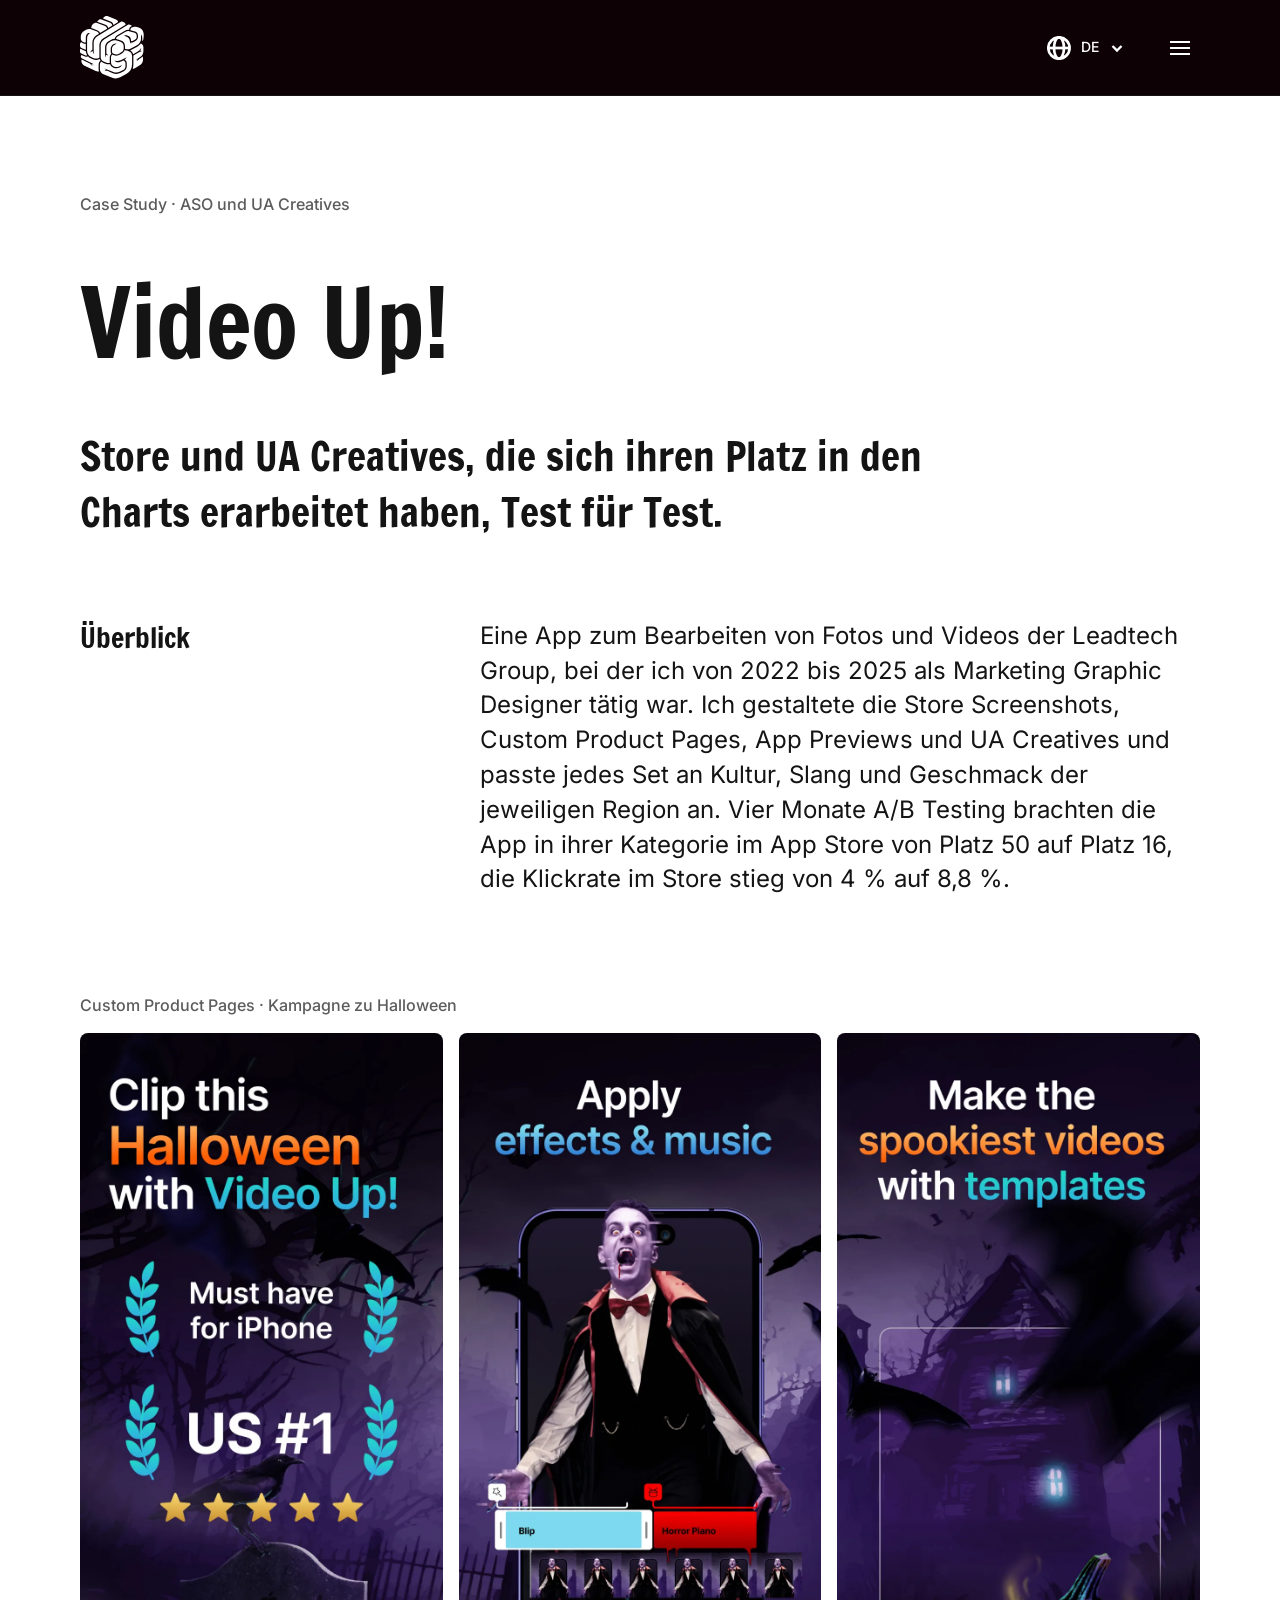
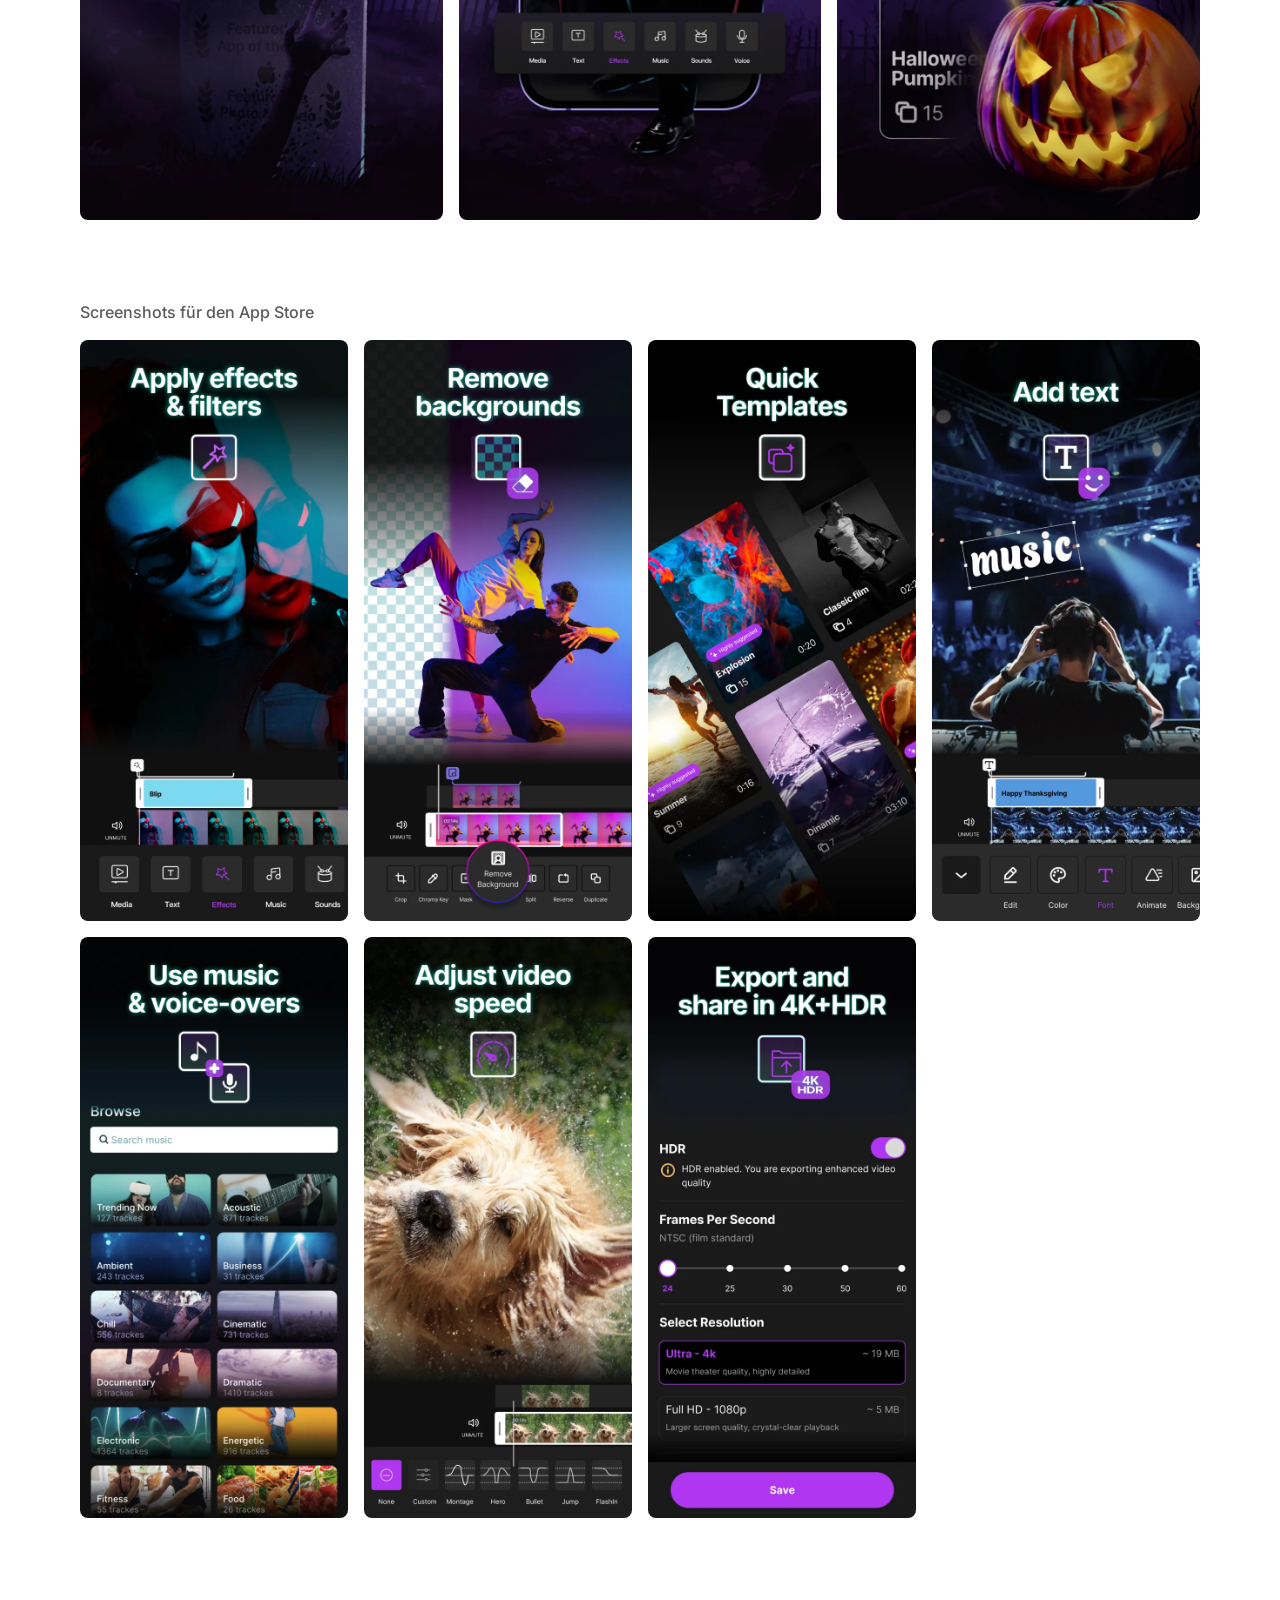
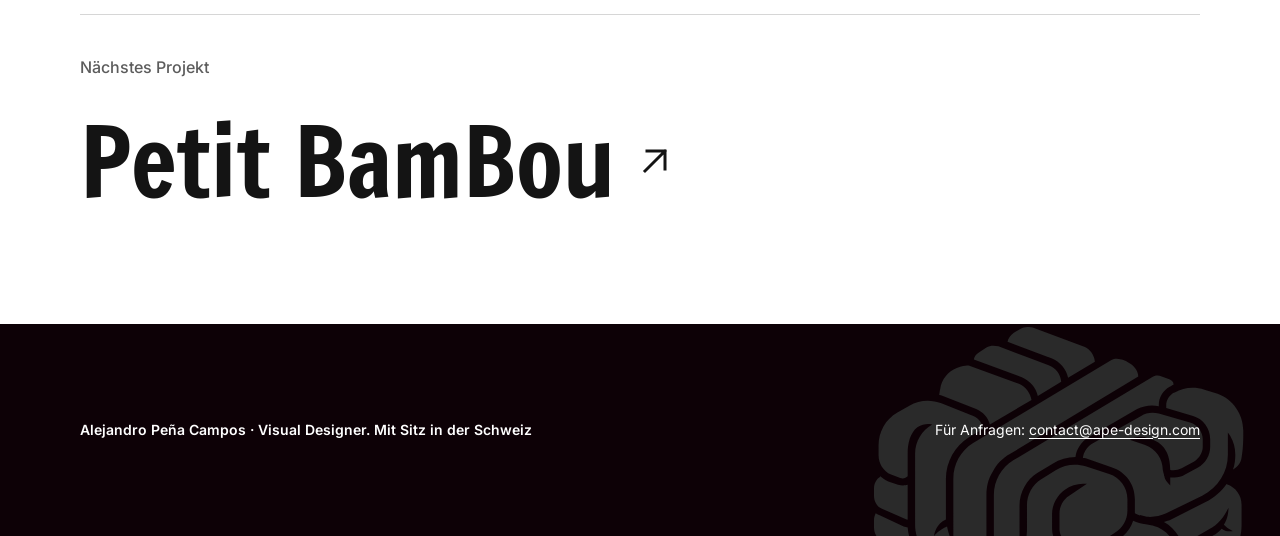
<file: de/video-up.html>
<!doctype html>
<html lang="de" translate="no">
<head>
  <meta charset="utf-8">
  <meta name="viewport" content="width=device-width, initial-scale=1">
  <meta name="google" content="notranslate">
  <title>Video Up! · Case Study ASO und UA Creatives · Alejandro Peña Campos</title>
  <meta name="description" content="Case Study Video Up!: App Store Screenshots, Custom Product Pages und UA Creatives, die die App in ihrer Kategorie von Platz 50 auf Platz 16 brachten.">
  <link rel="canonical" href="https://ape-design.com/de/video-up">
  <link rel="alternate" hreflang="en" href="https://ape-design.com/video-up">
  <link rel="alternate" hreflang="de" href="https://ape-design.com/de/video-up">
  <link rel="alternate" hreflang="es" href="https://ape-design.com/es/video-up">
  <link rel="alternate" hreflang="x-default" href="https://ape-design.com/video-up">
  <meta name="author" content="Alejandro Peña Campos">
  <meta name="theme-color" content="#0d0106">

  <!-- Sharing preview (WhatsApp, LinkedIn, X) -->
  <meta property="og:title" content="Video Up! · Case Study ASO und UA Creatives · Alejandro Peña Campos">
  <meta property="og:description" content="Case Study Video Up!: App Store Screenshots, Custom Product Pages und UA Creatives, die die App in ihrer Kategorie von Platz 50 auf Platz 16 brachten.">
  <meta property="og:image" content="https://ape-design.com/assets/img/og-image.jpg">
  <meta property="og:image:width" content="1200">
  <meta property="og:image:height" content="630">
  <meta property="og:image:alt" content="Alejandro Peña Campos, Visual Designer, vor den Worten visual designer">
  <meta property="og:url" content="https://ape-design.com/de/video-up">
  <meta property="og:type" content="website">
  <meta property="og:site_name" content="ape-design">
  <meta property="og:locale" content="de_CH">
  <meta property="og:locale:alternate" content="en_US">
  <meta property="og:locale:alternate" content="es_ES">
  <meta name="twitter:card" content="summary_large_image">

  <!-- Structured data for search engines -->
  <script type="application/ld+json">
  {
    "@context": "https://schema.org",
    "@graph": [
      {
        "@type": "CreativeWork",
        "@id": "https://ape-design.com/de/video-up#work",
        "url": "https://ape-design.com/de/video-up",
        "name": "Video Up!",
        "headline": "Store und UA Creatives, die sich ihren Platz in den Charts erarbeitet haben, Test für Test.",
        "description": "Case Study Video Up!: App Store Screenshots, Custom Product Pages und UA Creatives, die die App in ihrer Kategorie von Platz 50 auf Platz 16 brachten.",
        "genre": "ASO und UA Creatives",
        "image": "https://ape-design.com/assets/img/video-up-cpp-01.webp",
        "inLanguage": "de",
        "creator": {
          "@id": "https://ape-design.com/#person"
        }
      },
      {
        "@type": "BreadcrumbList",
        "itemListElement": [
          {
            "@type": "ListItem",
            "position": 1,
            "name": "Ausgewählte Arbeiten",
            "item": "https://ape-design.com/de/#work"
          },
          {
            "@type": "ListItem",
            "position": 2,
            "name": "Video Up!",
            "item": "https://ape-design.com/de/video-up"
          }
        ]
      },
      {
        "@type": "Person",
        "@id": "https://ape-design.com/#person",
        "name": "Alejandro Peña Campos",
        "jobTitle": "Visual Designer",
        "description": "Visual Designer, spezialisiert auf ASO und UA Creatives, Illustration, Motion Graphics und 3D.",
        "url": "https://ape-design.com/",
        "image": "https://ape-design.com/assets/img/portrait.webp",
        "email": "mailto:contact@ape-design.com",
        "address": {
          "@type": "PostalAddress",
          "addressCountry": "CH"
        },
        "knowsAbout": [
          "Illustration",
          "UA creative campaigns",
          "App Store Optimization design",
          "Interactive storytelling",
          "Motion graphics",
          "3D modelling"
        ],
        "sameAs": [
          "https://www.linkedin.com/in/apenha/"
        ]
      }
    ]
  }
  </script>

  <link rel="icon" href="../assets/img/favicon.svg" type="image/svg+xml">
  <link rel="preload" href="../assets/fonts/francois-one-latin-400.woff2" as="font" type="font/woff2" crossorigin>
  <link rel="preload" href="../assets/fonts/inter-variable.woff2" as="font" type="font/woff2" crossorigin>
  <!-- main.css imports the files below; preloading them saves a round trip -->
  <link rel="preload" href="../assets/css/reset.css?v=3" as="style">
  <link rel="preload" href="../assets/css/tokens.css?v=3" as="style">
  <link rel="preload" href="../assets/css/base.css?v=3" as="style">
  <link rel="preload" href="../assets/css/layout.css?v=3" as="style">
  <link rel="preload" href="../assets/css/components.css?v=3" as="style">
  <link rel="preload" href="../assets/css/motion.css?v=3" as="style">
  <link rel="stylesheet" href="../assets/css/main.css?v=3">

  <script>document.documentElement.classList.add("js");</script>
  <script defer src="../assets/js/ui.js"></script>
  <script defer src="../assets/js/motion.js"></script>
  <script defer src="../assets/js/main.js"></script>
</head>
<body class="page-case">
  <a class="skip-link" href="#main">Zum Inhalt springen</a>

  <!-- SITE HEADER: keep identical on every page -->
  <header class="site-header">
    <a class="site-logo" href="index.html">
      <img src="../assets/img/logo-ape-white.svg" width="65" height="63" alt="ape-design, Startseite">
    </a>
    <div class="header-actions">
      <div class="lang">
          <button class="lang-toggle" type="button" aria-expanded="false" aria-controls="lang-menu-header" data-lang-toggle>
            <svg class="icon icon-globe" viewBox="0 0 24 24" aria-hidden="true"><path d="M12 22.6C17.8 22.6 22.6 17.8 22.6 12C22.6 6.1 17.8 1.3 12 1.3C6.1 1.3 1.3 6.1 1.3 12C1.3 17.8 6.1 22.6 12 22.6Z"/><path d="M1.5 12H22.5"/><path d="M12 22.6C14.7 22.6 17 17.8 17 12C17 6.1 14.7 1.3 12 1.3C9.2 1.3 7 6.1 7 12C7 17.8 9.2 22.6 12 22.6Z"/></svg>
            <span class="text-language"><span class="visually-hidden">Sprache: </span>DE</span>
            <svg class="icon icon-sm" viewBox="0 0 14 14" aria-hidden="true"><path d="M2.5 5L7 9.5L11.5 5"/></svg>
          </button>
          <ul class="lang-menu text-language" id="lang-menu-header" role="list" hidden>
            <li><a class="lang-option" href="video-up.html" hreflang="de" lang="de" aria-label="Deutsch" aria-current="true">DE</a></li>
            <li><a class="lang-option" href="../video-up.html" hreflang="en" lang="en" aria-label="English">EN</a></li>
            <li><a class="lang-option" href="../es/video-up.html" hreflang="es" lang="es" aria-label="Español">ES</a></li>
          </ul>
        </div>
      <button class="icon-button" type="button" aria-haspopup="dialog" aria-expanded="false" aria-controls="site-menu" data-menu-open>
        <svg class="icon" viewBox="0 0 24 24" aria-hidden="true"><path d="M3 6H21M3 12H21M3 18H21"/></svg>
        <span class="visually-hidden">Menü öffnen</span>
      </button>
    </div>
  </header>

  <!-- MENU OVERLAY: opened by the menu button, keep identical on every page -->
  <dialog class="site-menu" id="site-menu" aria-label="Menü">
    <div class="site-menu-inner">
      <a class="site-logo" href="index.html">
        <img src="../assets/img/logo-ape-white.svg" width="65" height="63" alt="ape-design, Startseite">
      </a>
      <ul class="menu-info text-caption" role="list">
        <li class="menu-info-item">
          <svg class="icon icon-lg" viewBox="0 0 32 32" aria-hidden="true"><path d="M16 2V30M3.8 9L28.1 23M3.8 23L28.1 9"/></svg>
          <p>Weltweit tätig<br>MEZ, Ortszeit</p>
        </li>
        <li class="menu-info-item">
          <svg class="icon icon-lg" viewBox="0 0 32 32" aria-hidden="true"><path d="M30.2 6.7H1.7V25.2H30.2V6.7Z"/><path d="M1.7 6.7L16 17.5L30.2 6.7"/></svg>
          <p>Für Anfragen<br><a href="mailto:contact@ape-design.com">contact@ape-design.com</a></p>
        </li>
      </ul>
      <div class="header-actions">
        <div class="lang">
          <button class="lang-toggle" type="button" aria-expanded="false" aria-controls="lang-menu-overlay" data-lang-toggle>
            <svg class="icon icon-globe" viewBox="0 0 24 24" aria-hidden="true"><path d="M12 22.6C17.8 22.6 22.6 17.8 22.6 12C22.6 6.1 17.8 1.3 12 1.3C6.1 1.3 1.3 6.1 1.3 12C1.3 17.8 6.1 22.6 12 22.6Z"/><path d="M1.5 12H22.5"/><path d="M12 22.6C14.7 22.6 17 17.8 17 12C17 6.1 14.7 1.3 12 1.3C9.2 1.3 7 6.1 7 12C7 17.8 9.2 22.6 12 22.6Z"/></svg>
            <span class="text-language"><span class="visually-hidden">Sprache: </span>DE</span>
            <svg class="icon icon-sm" viewBox="0 0 14 14" aria-hidden="true"><path d="M2.5 5L7 9.5L11.5 5"/></svg>
          </button>
          <ul class="lang-menu text-language" id="lang-menu-overlay" role="list" hidden>
            <li><a class="lang-option" href="video-up.html" hreflang="de" lang="de" aria-label="Deutsch" aria-current="true">DE</a></li>
            <li><a class="lang-option" href="../video-up.html" hreflang="en" lang="en" aria-label="English">EN</a></li>
            <li><a class="lang-option" href="../es/video-up.html" hreflang="es" lang="es" aria-label="Español">ES</a></li>
          </ul>
        </div>
        <button class="icon-button" type="button" data-menu-close>
          <svg class="icon" viewBox="0 0 24 24" aria-hidden="true"><path d="M6 6L18 18M18 6L6 18"/></svg>
          <span class="visually-hidden">Menü schliessen</span>
        </button>
      </div>
      <nav class="site-menu-nav" aria-label="Hauptmenü">
        <ul class="text-heading-s" role="list">
          <li><a href="index.html#work">Arbeiten</a></li>
          <li><a href="index.html">Über mich</a></li>
          <li><a href="index.html#contact">Kontakt</a></li>
        </ul>
      </nav>
    </div>
  </dialog>

  <main id="main">
    <!-- INTRO -->
    <section class="section stack case-intro" aria-labelledby="case-title">
      <p class="case-eyebrow text-meta" data-reveal>Case Study · ASO und UA Creatives</p>
      <h1 id="case-title" class="text-heading-l" data-reveal>Video Up!</h1>
      <p class="case-lead text-statement" data-reveal>Store und UA Creatives, die sich ihren Platz in den Charts erarbeitet haben, Test für Test.</p>
    </section>

    <!-- OVERVIEW -->
    <section class="section split case-overview" aria-labelledby="overview-title" data-reveal>
      <h2 id="overview-title" class="text-label">Überblick</h2>
      <p class="text-lead">Eine App zum Bearbeiten von Fotos und Videos der Leadtech Group, bei der ich von 2022 bis 2025 als Marketing Graphic Designer tätig war. Ich gestaltete die Store Screenshots, Custom Product Pages, App Previews und UA Creatives und passte jedes Set an Kultur, Slang und Geschmack der jeweiligen Region an. Vier Monate A/B Testing brachten die App in ihrer Kategorie im App Store von Platz 50 auf Platz 16, die Klickrate im Store stieg von 4 % auf 8,8 %.</p>
    </section>

    <!-- WORK -->
    <section class="section stack case-work" aria-label="Arbeiten">
      <figure class="media-group">
        <figcaption class="text-meta" data-reveal>Custom Product Pages · Kampagne zu Halloween</figcaption>
        <ul class="media-grid media-grid--cpp media-grid--scroll" role="list" data-reveal-group>
            <li data-reveal><img src="../assets/img/video-up-cpp-01.webp" width="832" height="1804" alt="Custom Product Page zu Halloween: „Clip this Halloween with Video Up!“, Must have for iPhone, US #1, fünf Sterne" loading="lazy"></li>
            <li data-reveal><img src="../assets/img/video-up-cpp-02.webp" width="832" height="1804" alt="Custom Product Page zu Halloween: „Apply effects & music“ mit einem Vampir auf der Schnittzeitleiste" loading="lazy"></li>
            <li data-reveal><img src="../assets/img/video-up-cpp-03.webp" width="832" height="1804" alt="Custom Product Page zu Halloween: „Make the spookiest videos with templates“ mit einer leuchtenden Kürbislaterne" loading="lazy"></li>
        </ul>
      </figure>
      <figure class="media-group">
        <figcaption class="text-meta" data-reveal>Screenshots für den App Store</figcaption>
        <ul class="media-grid media-grid--screens media-grid--scroll" role="list" data-reveal-group>
            <li data-reveal><img src="../assets/img/video-up-screenshot-03.webp" width="616" height="1336" alt="Screenshot im App Store: „Apply effects & filters“ auf einem Neonporträt" loading="lazy"></li>
            <li data-reveal><img src="../assets/img/video-up-screenshot-04.webp" width="616" height="1336" alt="Screenshot im App Store: „Remove backgrounds“ mit zwei Tänzern" loading="lazy"></li>
            <li data-reveal><img src="../assets/img/video-up-screenshot-05.webp" width="616" height="1336" alt="Screenshot im App Store: „Quick Templates“ mit schräg gestellten Vorlagenkarten" loading="lazy"></li>
            <li data-reveal><img src="../assets/img/video-up-screenshot-06.webp" width="616" height="1336" alt="Screenshot im App Store: „Add text“ über einem DJ bei einem Konzert" loading="lazy"></li>
            <li data-reveal><img src="../assets/img/video-up-screenshot-07.webp" width="616" height="1336" alt="Screenshot im App Store: „Use music & voice-overs“ mit der Musikbibliothek" loading="lazy"></li>
            <li data-reveal><img src="../assets/img/video-up-screenshot-08.webp" width="616" height="1336" alt="Screenshot im App Store: „Adjust video speed“ mit einem Hund, der sich das Wasser abschüttelt" loading="lazy"></li>
            <li data-reveal><img src="../assets/img/video-up-screenshot-09.webp" width="616" height="1336" alt="Screenshot im App Store: „Export and share in 4K+HDR“ mit den Exporteinstellungen" loading="lazy"></li>
        </ul>
      </figure>
    </section>

    <!-- NEXT PROJECT -->
    <nav class="section next-project" aria-label="Nächstes Projekt">
      <a class="next-project-link" href="petit-bambou.html" data-reveal>
        <span class="next-project-label text-meta">Nächstes Projekt</span>
        <span class="next-project-title">
          <span class="text-heading-l">Petit BamBou</span>
          <svg class="icon" viewBox="0 0 24 24" aria-hidden="true"><path d="M7 17L17 7M17 16V7H8"/></svg>
        </span>
      </a>
    </nav>
  </main>

  <!-- SITE FOOTER: keep identical on every page -->
  <footer class="site-footer">
    <img class="footer-brain" src="../assets/img/brand-brain.svg" width="371" height="358" alt="">
    <div class="footer-bar">
      <p class="text-caption-strong">Alejandro Peña Campos · Visual Designer. Mit Sitz in der Schweiz</p>
      <p class="text-caption">Für Anfragen: <a href="mailto:contact@ape-design.com">contact@ape-design.com</a></p>
    </div>
  </footer>
</body>
</html>
</file>
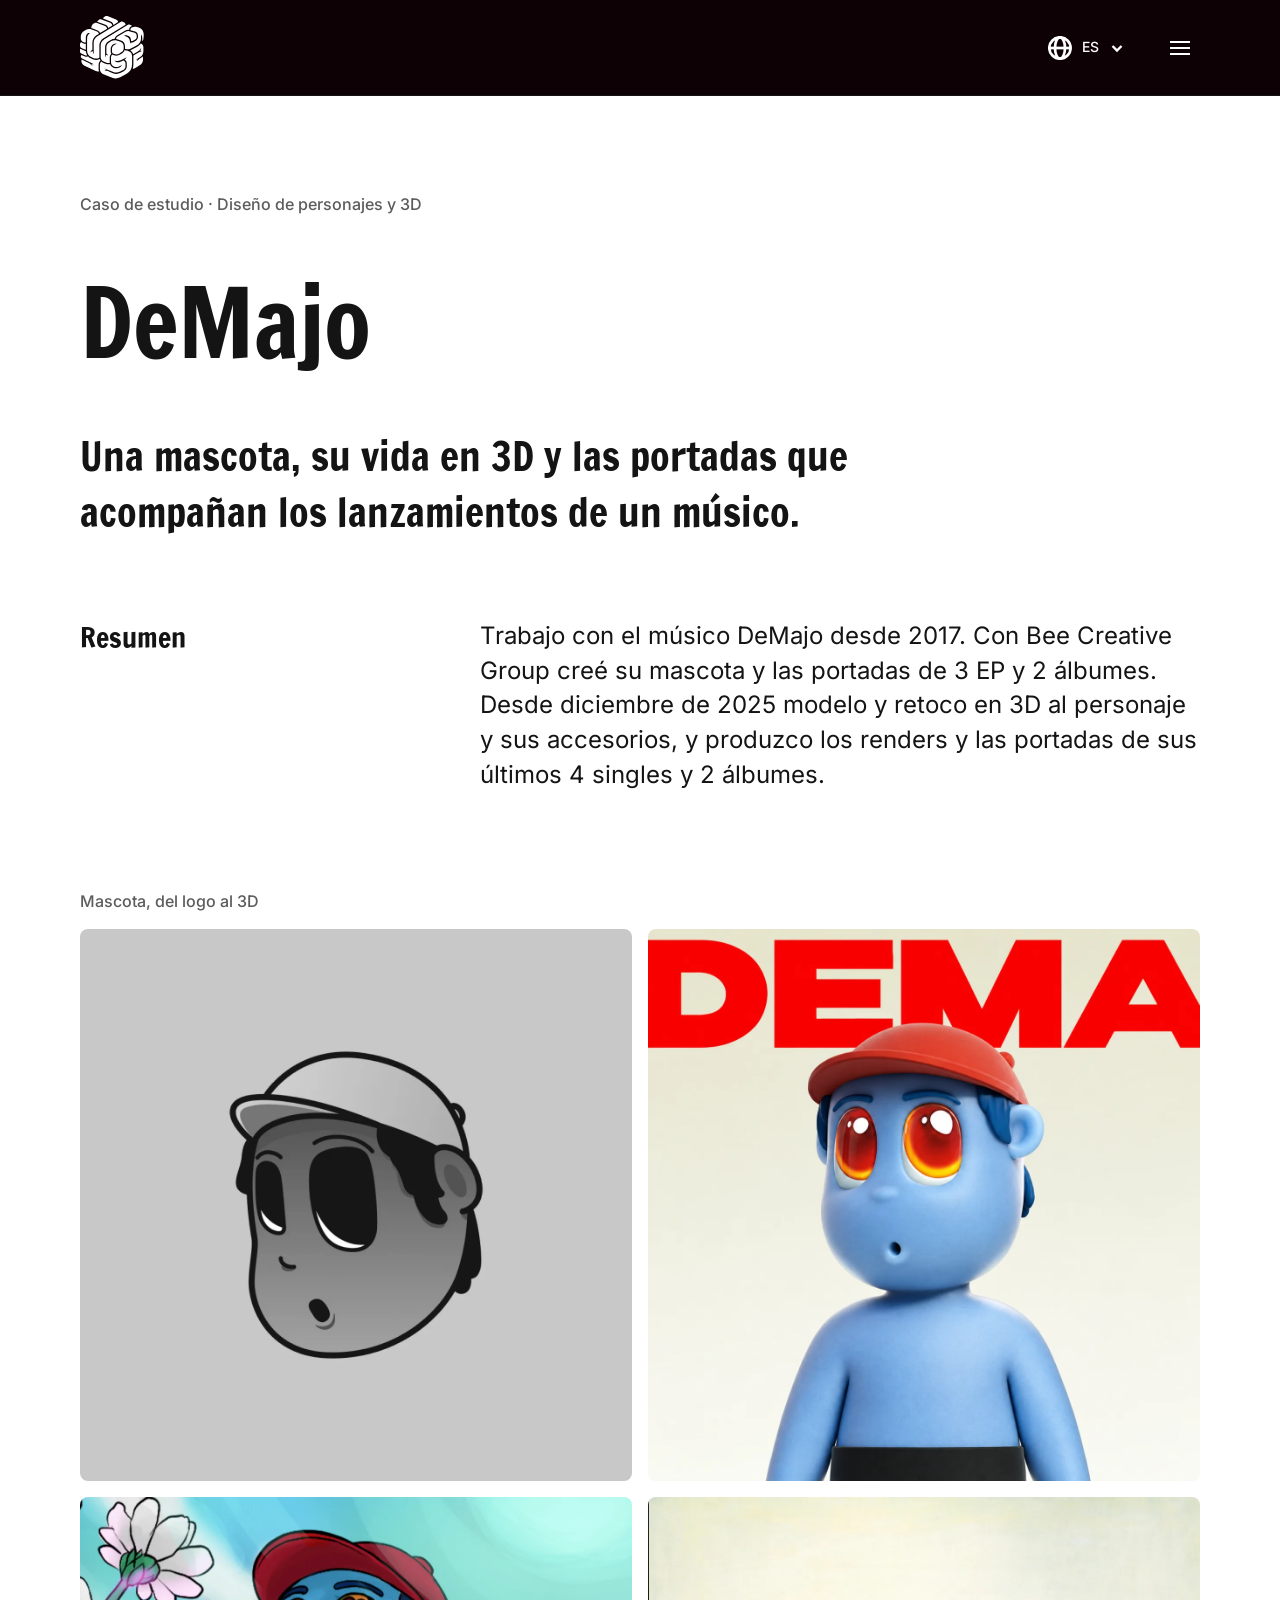
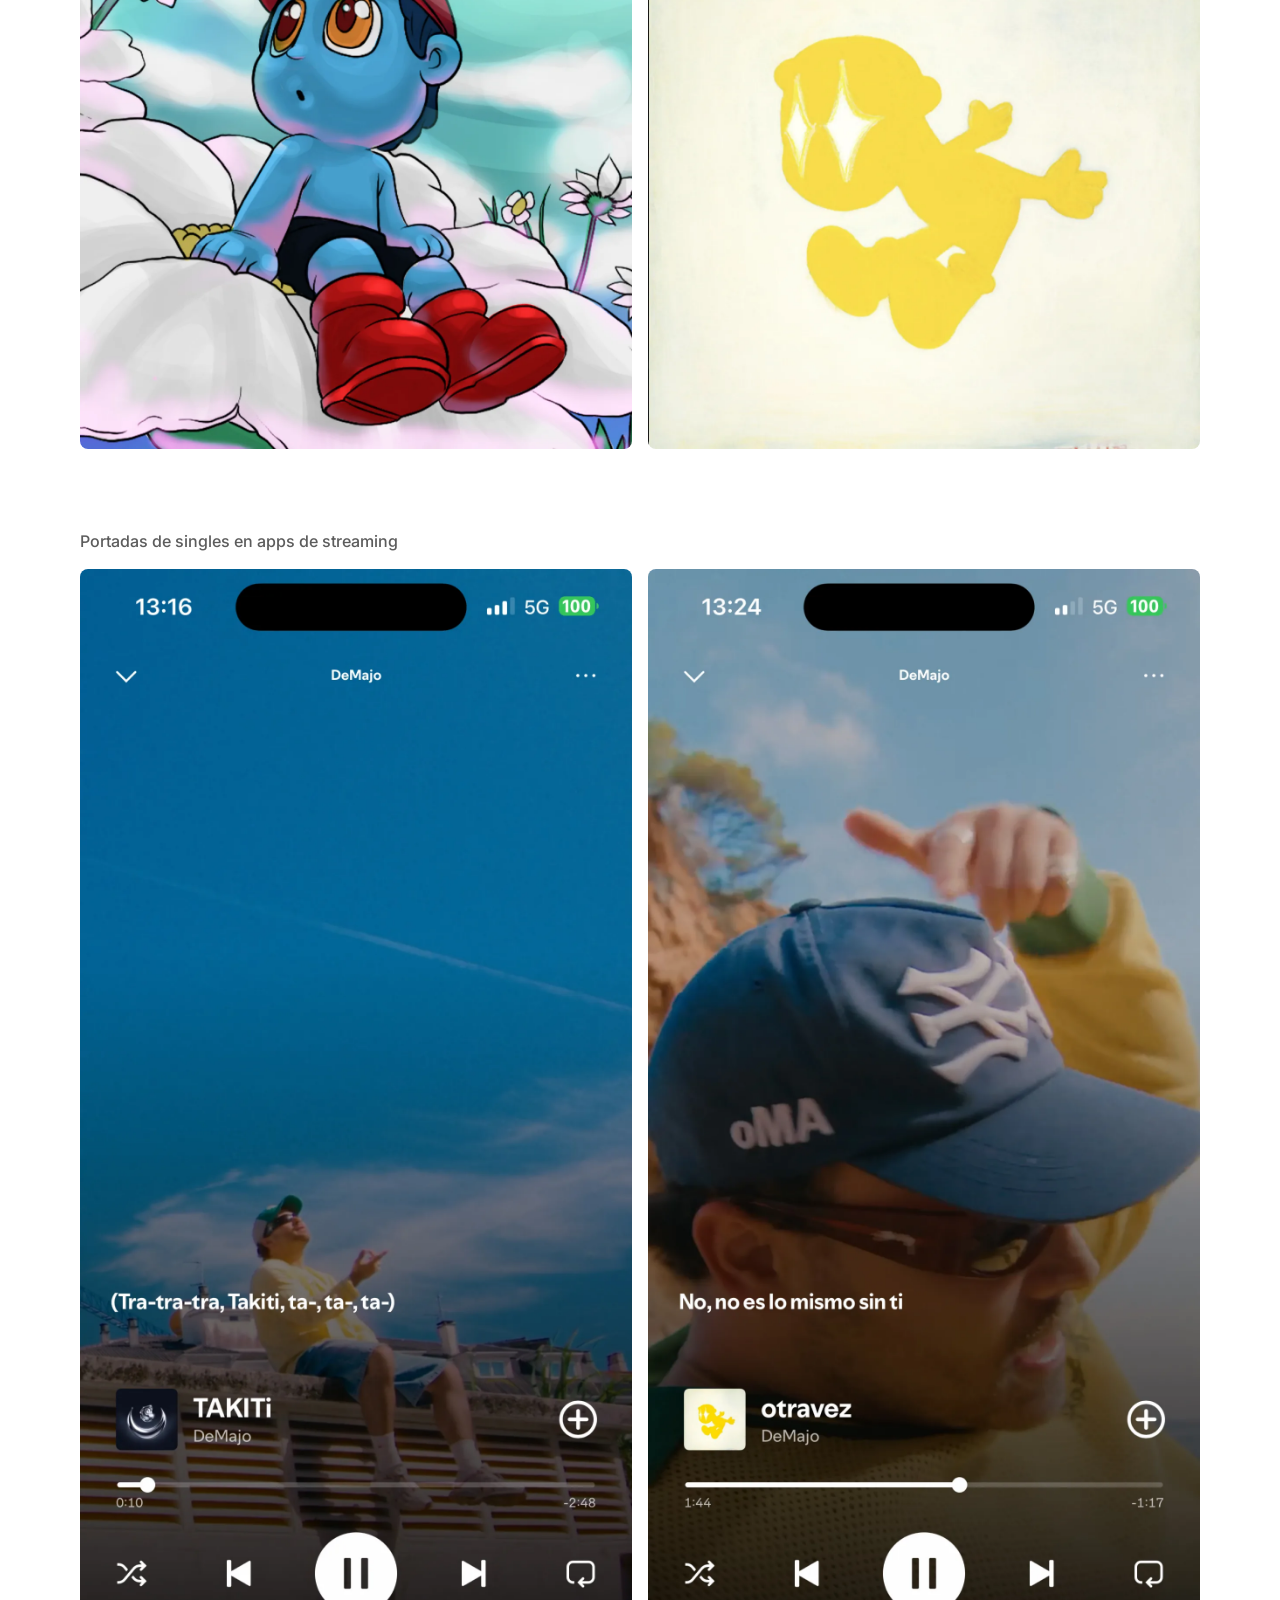
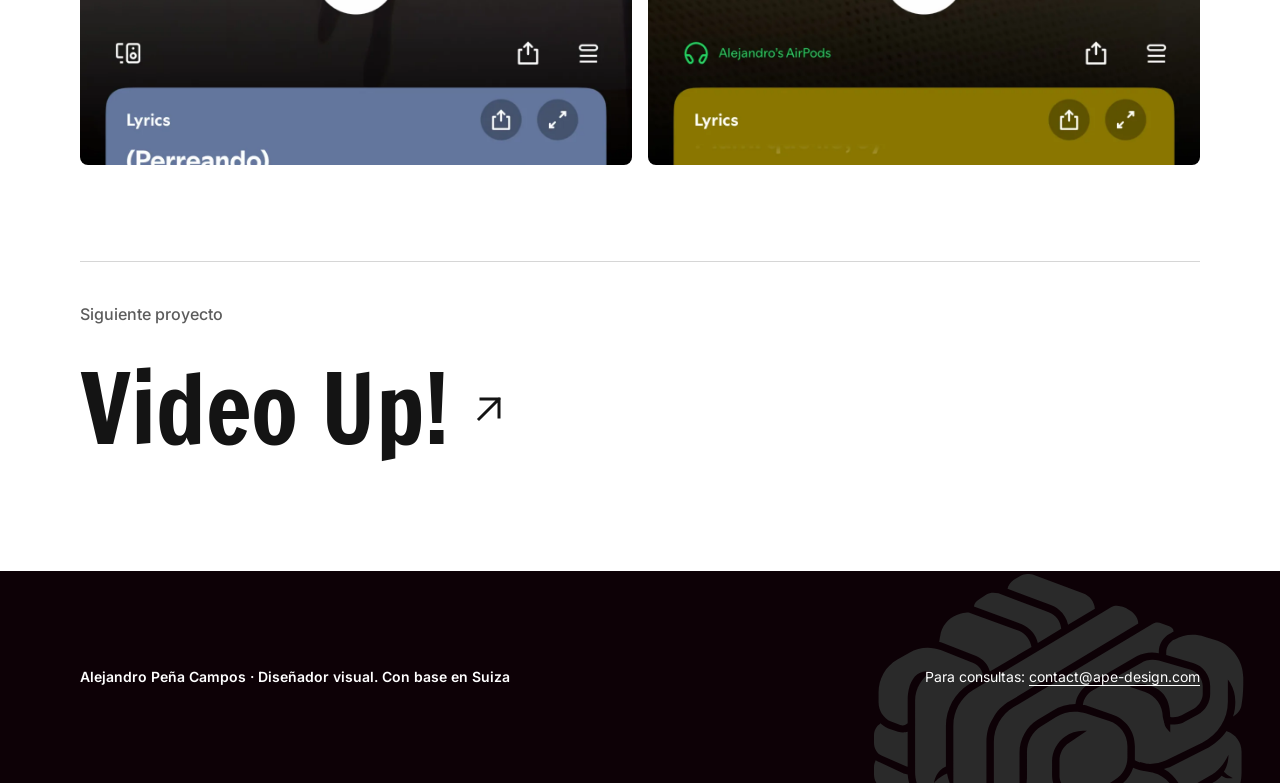
<file: es/demajo.html>
<!doctype html>
<html lang="es" translate="no">
<head>
  <meta charset="utf-8">
  <meta name="viewport" content="width=device-width, initial-scale=1">
  <meta name="google" content="notranslate">
  <title>DeMajo · Caso de estudio de mascota, 3D y portadas · Alejandro Peña Campos</title>
  <meta name="description" content="Caso de estudio de DeMajo: una mascota del logo al 3D, además de las portadas de los EP, álbumes y singles del músico.">
  <link rel="canonical" href="https://ape-design.com/es/demajo">
  <link rel="alternate" hreflang="en" href="https://ape-design.com/demajo">
  <link rel="alternate" hreflang="de" href="https://ape-design.com/de/demajo">
  <link rel="alternate" hreflang="es" href="https://ape-design.com/es/demajo">
  <link rel="alternate" hreflang="x-default" href="https://ape-design.com/demajo">
  <meta name="author" content="Alejandro Peña Campos">
  <meta name="theme-color" content="#0d0106">

  <!-- Sharing preview (WhatsApp, LinkedIn, X) -->
  <meta property="og:title" content="DeMajo · Caso de estudio de mascota, 3D y portadas · Alejandro Peña Campos">
  <meta property="og:description" content="Caso de estudio de DeMajo: una mascota del logo al 3D, además de las portadas de los EP, álbumes y singles del músico.">
  <meta property="og:image" content="https://ape-design.com/assets/img/og-image.jpg">
  <meta property="og:image:width" content="1200">
  <meta property="og:image:height" content="630">
  <meta property="og:image:alt" content="Alejandro Peña Campos, diseñador visual, delante de las palabras visual designer">
  <meta property="og:url" content="https://ape-design.com/es/demajo">
  <meta property="og:type" content="website">
  <meta property="og:site_name" content="ape-design">
  <meta property="og:locale" content="es_ES">
  <meta property="og:locale:alternate" content="en_US">
  <meta property="og:locale:alternate" content="de_CH">
  <meta name="twitter:card" content="summary_large_image">

  <!-- Structured data for search engines -->
  <script type="application/ld+json">
  {
    "@context": "https://schema.org",
    "@graph": [
      {
        "@type": "CreativeWork",
        "@id": "https://ape-design.com/es/demajo#work",
        "url": "https://ape-design.com/es/demajo",
        "name": "DeMajo",
        "headline": "Una mascota, su vida en 3D y las portadas que acompañan los lanzamientos de un músico.",
        "description": "Caso de estudio de DeMajo: una mascota del logo al 3D, además de las portadas de los EP, álbumes y singles del músico.",
        "genre": "Diseño de personajes y 3D",
        "image": "https://ape-design.com/assets/img/demajo-mascot-01.webp",
        "inLanguage": "es",
        "creator": {
          "@id": "https://ape-design.com/#person"
        }
      },
      {
        "@type": "BreadcrumbList",
        "itemListElement": [
          {
            "@type": "ListItem",
            "position": 1,
            "name": "Proyectos seleccionados",
            "item": "https://ape-design.com/es/#work"
          },
          {
            "@type": "ListItem",
            "position": 2,
            "name": "DeMajo",
            "item": "https://ape-design.com/es/demajo"
          }
        ]
      },
      {
        "@type": "Person",
        "@id": "https://ape-design.com/#person",
        "name": "Alejandro Peña Campos",
        "jobTitle": "Diseñador visual",
        "description": "Diseñador visual especializado en creatividades ASO y UA, ilustración, motion graphics y 3D.",
        "url": "https://ape-design.com/",
        "image": "https://ape-design.com/assets/img/portrait.webp",
        "email": "mailto:contact@ape-design.com",
        "address": {
          "@type": "PostalAddress",
          "addressCountry": "CH"
        },
        "knowsAbout": [
          "Illustration",
          "UA creative campaigns",
          "App Store Optimization design",
          "Interactive storytelling",
          "Motion graphics",
          "3D modelling"
        ],
        "sameAs": [
          "https://www.linkedin.com/in/apenha/"
        ]
      }
    ]
  }
  </script>

  <link rel="icon" href="../assets/img/favicon.svg" type="image/svg+xml">
  <link rel="preload" href="../assets/fonts/francois-one-latin-400.woff2" as="font" type="font/woff2" crossorigin>
  <link rel="preload" href="../assets/fonts/inter-variable.woff2" as="font" type="font/woff2" crossorigin>
  <!-- main.css imports the files below; preloading them saves a round trip -->
  <link rel="preload" href="../assets/css/reset.css?v=3" as="style">
  <link rel="preload" href="../assets/css/tokens.css?v=3" as="style">
  <link rel="preload" href="../assets/css/base.css?v=3" as="style">
  <link rel="preload" href="../assets/css/layout.css?v=3" as="style">
  <link rel="preload" href="../assets/css/components.css?v=3" as="style">
  <link rel="preload" href="../assets/css/motion.css?v=3" as="style">
  <link rel="stylesheet" href="../assets/css/main.css?v=3">

  <script>document.documentElement.classList.add("js");</script>
  <script defer src="../assets/js/ui.js"></script>
  <script defer src="../assets/js/motion.js"></script>
  <script defer src="../assets/js/main.js"></script>
</head>
<body class="page-case">
  <a class="skip-link" href="#main">Saltar al contenido</a>

  <!-- SITE HEADER: keep identical on every page -->
  <header class="site-header">
    <a class="site-logo" href="index.html">
      <img src="../assets/img/logo-ape-white.svg" width="65" height="63" alt="ape-design, inicio">
    </a>
    <div class="header-actions">
      <div class="lang">
          <button class="lang-toggle" type="button" aria-expanded="false" aria-controls="lang-menu-header" data-lang-toggle>
            <svg class="icon icon-globe" viewBox="0 0 24 24" aria-hidden="true"><path d="M12 22.6C17.8 22.6 22.6 17.8 22.6 12C22.6 6.1 17.8 1.3 12 1.3C6.1 1.3 1.3 6.1 1.3 12C1.3 17.8 6.1 22.6 12 22.6Z"/><path d="M1.5 12H22.5"/><path d="M12 22.6C14.7 22.6 17 17.8 17 12C17 6.1 14.7 1.3 12 1.3C9.2 1.3 7 6.1 7 12C7 17.8 9.2 22.6 12 22.6Z"/></svg>
            <span class="text-language"><span class="visually-hidden">Idioma: </span>ES</span>
            <svg class="icon icon-sm" viewBox="0 0 14 14" aria-hidden="true"><path d="M2.5 5L7 9.5L11.5 5"/></svg>
          </button>
          <ul class="lang-menu text-language" id="lang-menu-header" role="list" hidden>
            <li><a class="lang-option" href="../de/demajo.html" hreflang="de" lang="de" aria-label="Deutsch">DE</a></li>
            <li><a class="lang-option" href="../demajo.html" hreflang="en" lang="en" aria-label="English">EN</a></li>
            <li><a class="lang-option" href="demajo.html" hreflang="es" lang="es" aria-label="Español" aria-current="true">ES</a></li>
          </ul>
        </div>
      <button class="icon-button" type="button" aria-haspopup="dialog" aria-expanded="false" aria-controls="site-menu" data-menu-open>
        <svg class="icon" viewBox="0 0 24 24" aria-hidden="true"><path d="M3 6H21M3 12H21M3 18H21"/></svg>
        <span class="visually-hidden">Abrir menú</span>
      </button>
    </div>
  </header>

  <!-- MENU OVERLAY: opened by the menu button, keep identical on every page -->
  <dialog class="site-menu" id="site-menu" aria-label="Menú">
    <div class="site-menu-inner">
      <a class="site-logo" href="index.html">
        <img src="../assets/img/logo-ape-white.svg" width="65" height="63" alt="ape-design, inicio">
      </a>
      <ul class="menu-info text-caption" role="list">
        <li class="menu-info-item">
          <svg class="icon icon-lg" viewBox="0 0 32 32" aria-hidden="true"><path d="M16 2V30M3.8 9L28.1 23M3.8 23L28.1 9"/></svg>
          <p>Trabajo en todo el mundo<br>CET, hora local</p>
        </li>
        <li class="menu-info-item">
          <svg class="icon icon-lg" viewBox="0 0 32 32" aria-hidden="true"><path d="M30.2 6.7H1.7V25.2H30.2V6.7Z"/><path d="M1.7 6.7L16 17.5L30.2 6.7"/></svg>
          <p>Para consultas<br><a href="mailto:contact@ape-design.com">contact@ape-design.com</a></p>
        </li>
      </ul>
      <div class="header-actions">
        <div class="lang">
          <button class="lang-toggle" type="button" aria-expanded="false" aria-controls="lang-menu-overlay" data-lang-toggle>
            <svg class="icon icon-globe" viewBox="0 0 24 24" aria-hidden="true"><path d="M12 22.6C17.8 22.6 22.6 17.8 22.6 12C22.6 6.1 17.8 1.3 12 1.3C6.1 1.3 1.3 6.1 1.3 12C1.3 17.8 6.1 22.6 12 22.6Z"/><path d="M1.5 12H22.5"/><path d="M12 22.6C14.7 22.6 17 17.8 17 12C17 6.1 14.7 1.3 12 1.3C9.2 1.3 7 6.1 7 12C7 17.8 9.2 22.6 12 22.6Z"/></svg>
            <span class="text-language"><span class="visually-hidden">Idioma: </span>ES</span>
            <svg class="icon icon-sm" viewBox="0 0 14 14" aria-hidden="true"><path d="M2.5 5L7 9.5L11.5 5"/></svg>
          </button>
          <ul class="lang-menu text-language" id="lang-menu-overlay" role="list" hidden>
            <li><a class="lang-option" href="../de/demajo.html" hreflang="de" lang="de" aria-label="Deutsch">DE</a></li>
            <li><a class="lang-option" href="../demajo.html" hreflang="en" lang="en" aria-label="English">EN</a></li>
            <li><a class="lang-option" href="demajo.html" hreflang="es" lang="es" aria-label="Español" aria-current="true">ES</a></li>
          </ul>
        </div>
        <button class="icon-button" type="button" data-menu-close>
          <svg class="icon" viewBox="0 0 24 24" aria-hidden="true"><path d="M6 6L18 18M18 6L6 18"/></svg>
          <span class="visually-hidden">Cerrar menú</span>
        </button>
      </div>
      <nav class="site-menu-nav" aria-label="Principal">
        <ul class="text-heading-s" role="list">
          <li><a href="index.html#work">Proyectos</a></li>
          <li><a href="index.html">Sobre mí</a></li>
          <li><a href="index.html#contact">Contacto</a></li>
        </ul>
      </nav>
    </div>
  </dialog>

  <main id="main">
    <!-- INTRO -->
    <section class="section stack case-intro" aria-labelledby="case-title">
      <p class="case-eyebrow text-meta" data-reveal>Caso de estudio · Diseño de personajes y 3D</p>
      <h1 id="case-title" class="text-heading-l" data-reveal>DeMajo</h1>
      <p class="case-lead text-statement" data-reveal>Una mascota, su vida en 3D y las portadas que acompañan los lanzamientos de un músico.</p>
    </section>

    <!-- OVERVIEW -->
    <section class="section split case-overview" aria-labelledby="overview-title" data-reveal>
      <h2 id="overview-title" class="text-label">Resumen</h2>
      <p class="text-lead">Trabajo con el músico DeMajo desde 2017. Con Bee Creative Group creé su mascota y las portadas de 3 EP y 2 álbumes. Desde diciembre de 2025 modelo y retoco en 3D al personaje y sus accesorios, y produzco los renders y las portadas de sus últimos 4 singles y 2 álbumes.</p>
    </section>

    <!-- WORK -->
    <section class="section stack case-work" aria-label="Trabajo">
      <figure class="media-group">
        <figcaption class="text-meta" data-reveal>Mascota, del logo al 3D</figcaption>
        <ul class="media-grid media-grid--mascots" role="list" data-reveal-group>
            <li data-reveal><img src="../assets/img/demajo-mascot-01.webp" width="1264" height="1264" alt="La mascota de DeMajo como logotipo plano en escala de grises" loading="lazy"></li>
            <li data-reveal><img src="../assets/img/demajo-mascot-02.webp" width="1264" height="1264" alt="La mascota de DeMajo en 3D bajo el logotipo DEMAJO" loading="lazy"></li>
            <li data-reveal><img src="../assets/img/demajo-mascot-03.webp" width="1264" height="1264" alt="La mascota de DeMajo ilustrada, sentada sobre una margarita gigante" loading="lazy"></li>
            <li data-reveal><img src="../assets/img/demajo-mascot-04.webp" width="1264" height="1264" alt="La mascota de DeMajo como silueta pintada de amarillo con ojos brillantes" loading="lazy"></li>
        </ul>
      </figure>
      <figure class="media-group">
        <figcaption class="text-meta" data-reveal>Portadas de singles en apps de streaming</figcaption>
        <ul class="media-grid media-grid--covers" role="list" data-reveal-group>
            <li data-reveal><img src="../assets/img/demajo-cover-01.webp" width="1264" height="2740" alt="Portada del single TAKITi en el reproductor de una app de streaming de música" loading="lazy"></li>
            <li data-reveal><img src="../assets/img/demajo-cover-02.webp" width="1264" height="2740" alt="Portada del single otravez en el reproductor de una app de streaming de música" loading="lazy"></li>
        </ul>
      </figure>
    </section>

    <!-- NEXT PROJECT -->
    <nav class="section next-project" aria-label="Siguiente proyecto">
      <a class="next-project-link" href="video-up.html" data-reveal>
        <span class="next-project-label text-meta">Siguiente proyecto</span>
        <span class="next-project-title">
          <span class="text-heading-l">Video Up!</span>
          <svg class="icon" viewBox="0 0 24 24" aria-hidden="true"><path d="M7 17L17 7M17 16V7H8"/></svg>
        </span>
      </a>
    </nav>
  </main>

  <!-- SITE FOOTER: keep identical on every page -->
  <footer class="site-footer">
    <img class="footer-brain" src="../assets/img/brand-brain.svg" width="371" height="358" alt="">
    <div class="footer-bar">
      <p class="text-caption-strong">Alejandro Peña Campos · Diseñador visual. Con base en Suiza</p>
      <p class="text-caption">Para consultas: <a href="mailto:contact@ape-design.com">contact@ape-design.com</a></p>
    </div>
  </footer>
</body>
</html>
</file>
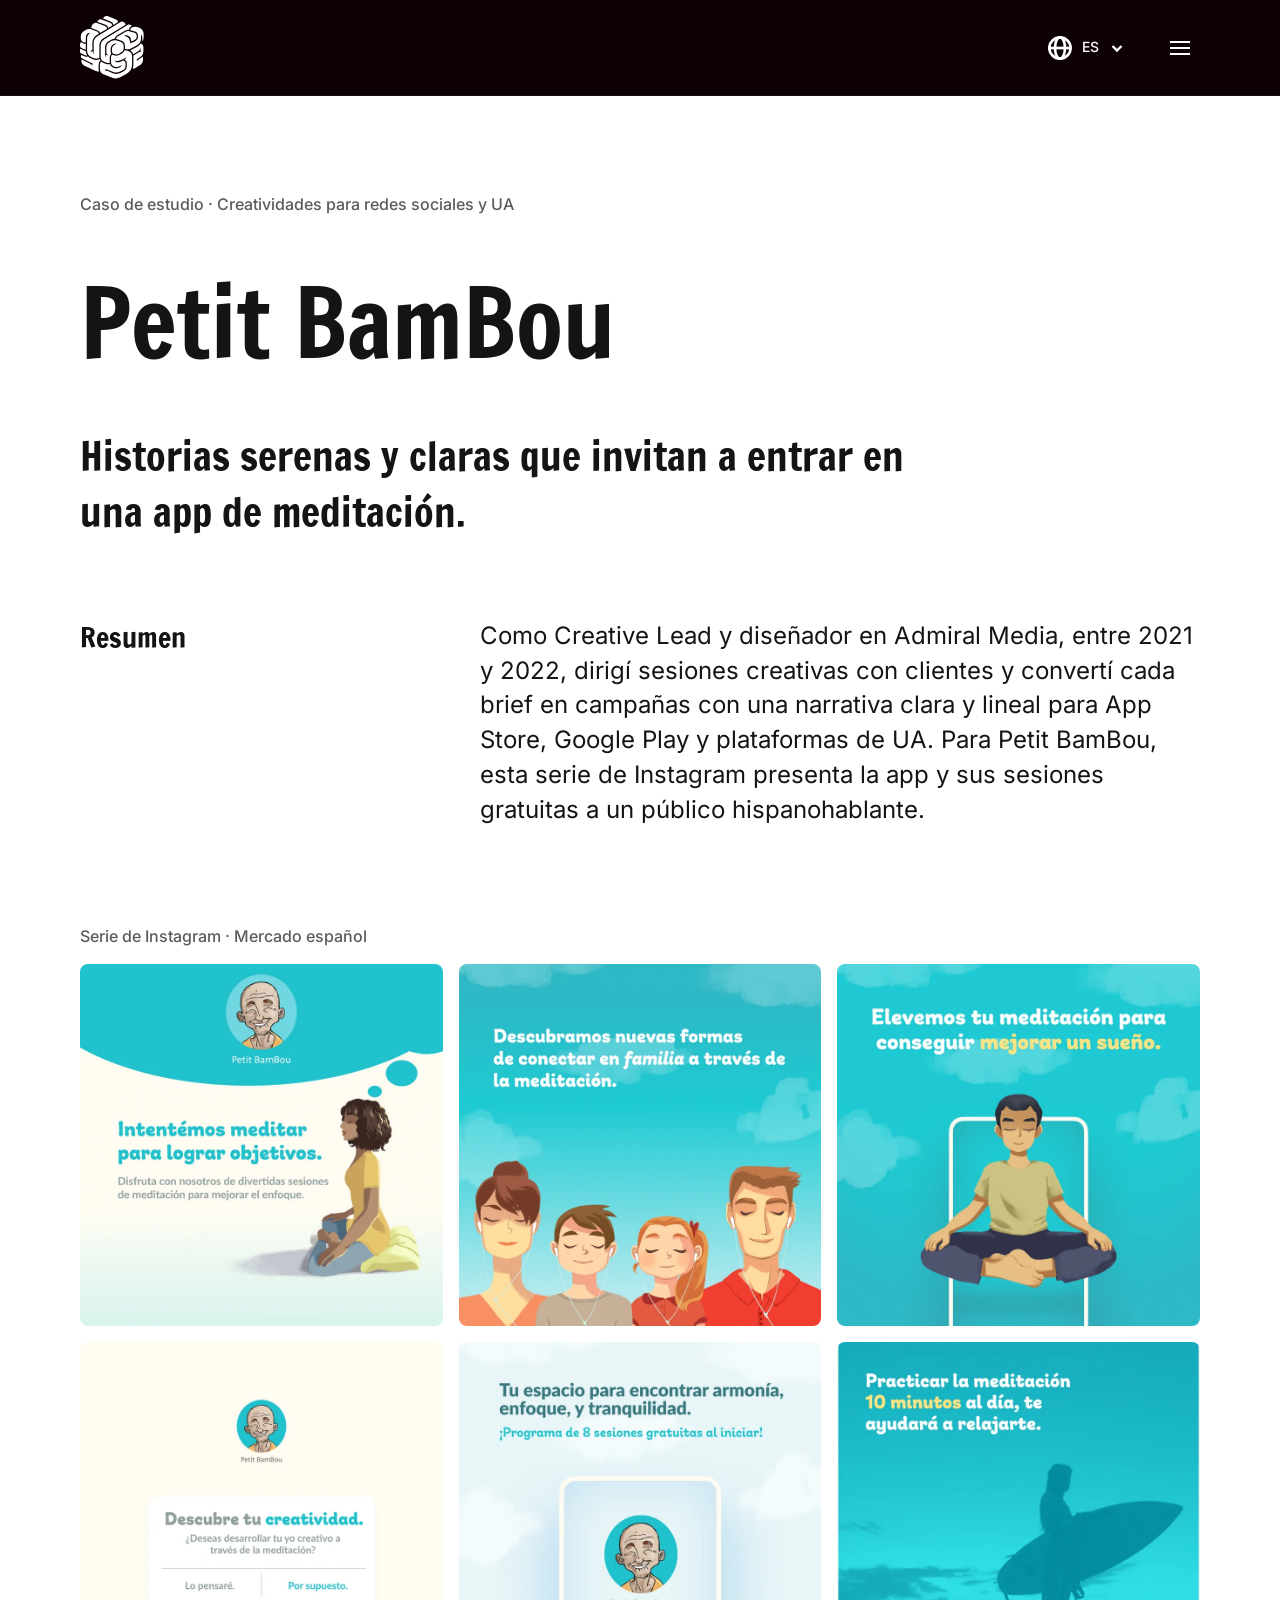
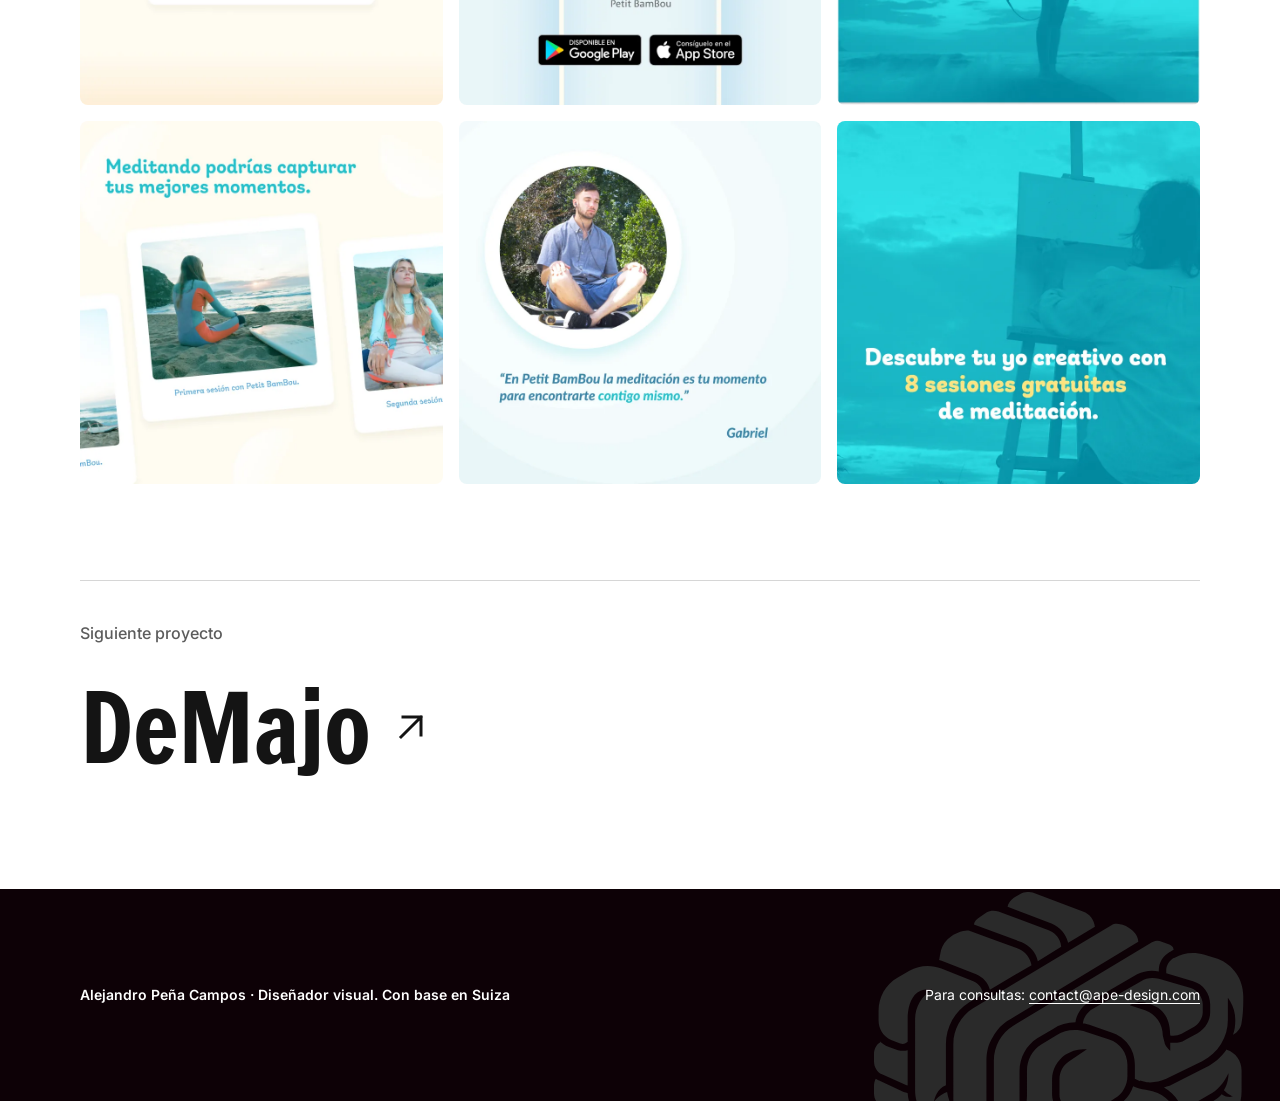
<file: es/petit-bambou.html>
<!doctype html>
<html lang="es" translate="no">
<head>
  <meta charset="utf-8">
  <meta name="viewport" content="width=device-width, initial-scale=1">
  <meta name="google" content="notranslate">
  <title>Petit BamBou · Caso de estudio de creatividades para redes sociales y UA · Alejandro Peña Campos</title>
  <meta name="description" content="Caso de estudio de Petit BamBou: una serie de Instagram que presenta la app de meditación y sus sesiones gratuitas a un público hispanohablante.">
  <link rel="canonical" href="https://ape-design.com/es/petit-bambou">
  <link rel="alternate" hreflang="en" href="https://ape-design.com/petit-bambou">
  <link rel="alternate" hreflang="de" href="https://ape-design.com/de/petit-bambou">
  <link rel="alternate" hreflang="es" href="https://ape-design.com/es/petit-bambou">
  <link rel="alternate" hreflang="x-default" href="https://ape-design.com/petit-bambou">
  <meta name="author" content="Alejandro Peña Campos">
  <meta name="theme-color" content="#0d0106">

  <!-- Sharing preview (WhatsApp, LinkedIn, X) -->
  <meta property="og:title" content="Petit BamBou · Caso de estudio de creatividades para redes sociales y UA · Alejandro Peña Campos">
  <meta property="og:description" content="Caso de estudio de Petit BamBou: una serie de Instagram que presenta la app de meditación y sus sesiones gratuitas a un público hispanohablante.">
  <meta property="og:image" content="https://ape-design.com/assets/img/og-image.jpg">
  <meta property="og:image:width" content="1200">
  <meta property="og:image:height" content="630">
  <meta property="og:image:alt" content="Alejandro Peña Campos, diseñador visual, delante de las palabras visual designer">
  <meta property="og:url" content="https://ape-design.com/es/petit-bambou">
  <meta property="og:type" content="website">
  <meta property="og:site_name" content="ape-design">
  <meta property="og:locale" content="es_ES">
  <meta property="og:locale:alternate" content="en_US">
  <meta property="og:locale:alternate" content="de_CH">
  <meta name="twitter:card" content="summary_large_image">

  <!-- Structured data for search engines -->
  <script type="application/ld+json">
  {
    "@context": "https://schema.org",
    "@graph": [
      {
        "@type": "CreativeWork",
        "@id": "https://ape-design.com/es/petit-bambou#work",
        "url": "https://ape-design.com/es/petit-bambou",
        "name": "Petit BamBou",
        "headline": "Historias serenas y claras que invitan a entrar en una app de meditación.",
        "description": "Caso de estudio de Petit BamBou: una serie de Instagram que presenta la app de meditación y sus sesiones gratuitas a un público hispanohablante.",
        "genre": "Creatividades para redes sociales y UA",
        "image": "https://ape-design.com/assets/img/petit-bambou-post-01.webp",
        "inLanguage": "es",
        "creator": {
          "@id": "https://ape-design.com/#person"
        }
      },
      {
        "@type": "BreadcrumbList",
        "itemListElement": [
          {
            "@type": "ListItem",
            "position": 1,
            "name": "Proyectos seleccionados",
            "item": "https://ape-design.com/es/#work"
          },
          {
            "@type": "ListItem",
            "position": 2,
            "name": "Petit BamBou",
            "item": "https://ape-design.com/es/petit-bambou"
          }
        ]
      },
      {
        "@type": "Person",
        "@id": "https://ape-design.com/#person",
        "name": "Alejandro Peña Campos",
        "jobTitle": "Diseñador visual",
        "description": "Diseñador visual especializado en creatividades ASO y UA, ilustración, motion graphics y 3D.",
        "url": "https://ape-design.com/",
        "image": "https://ape-design.com/assets/img/portrait.webp",
        "email": "mailto:contact@ape-design.com",
        "address": {
          "@type": "PostalAddress",
          "addressCountry": "CH"
        },
        "knowsAbout": [
          "Illustration",
          "UA creative campaigns",
          "App Store Optimization design",
          "Interactive storytelling",
          "Motion graphics",
          "3D modelling"
        ],
        "sameAs": [
          "https://www.linkedin.com/in/apenha/"
        ]
      }
    ]
  }
  </script>

  <link rel="icon" href="../assets/img/favicon.svg" type="image/svg+xml">
  <link rel="preload" href="../assets/fonts/francois-one-latin-400.woff2" as="font" type="font/woff2" crossorigin>
  <link rel="preload" href="../assets/fonts/inter-variable.woff2" as="font" type="font/woff2" crossorigin>
  <!-- main.css imports the files below; preloading them saves a round trip -->
  <link rel="preload" href="../assets/css/reset.css?v=3" as="style">
  <link rel="preload" href="../assets/css/tokens.css?v=3" as="style">
  <link rel="preload" href="../assets/css/base.css?v=3" as="style">
  <link rel="preload" href="../assets/css/layout.css?v=3" as="style">
  <link rel="preload" href="../assets/css/components.css?v=3" as="style">
  <link rel="preload" href="../assets/css/motion.css?v=3" as="style">
  <link rel="stylesheet" href="../assets/css/main.css?v=3">

  <script>document.documentElement.classList.add("js");</script>
  <script defer src="../assets/js/ui.js"></script>
  <script defer src="../assets/js/motion.js"></script>
  <script defer src="../assets/js/main.js"></script>
</head>
<body class="page-case">
  <a class="skip-link" href="#main">Saltar al contenido</a>

  <!-- SITE HEADER: keep identical on every page -->
  <header class="site-header">
    <a class="site-logo" href="index.html">
      <img src="../assets/img/logo-ape-white.svg" width="65" height="63" alt="ape-design, inicio">
    </a>
    <div class="header-actions">
      <div class="lang">
          <button class="lang-toggle" type="button" aria-expanded="false" aria-controls="lang-menu-header" data-lang-toggle>
            <svg class="icon icon-globe" viewBox="0 0 24 24" aria-hidden="true"><path d="M12 22.6C17.8 22.6 22.6 17.8 22.6 12C22.6 6.1 17.8 1.3 12 1.3C6.1 1.3 1.3 6.1 1.3 12C1.3 17.8 6.1 22.6 12 22.6Z"/><path d="M1.5 12H22.5"/><path d="M12 22.6C14.7 22.6 17 17.8 17 12C17 6.1 14.7 1.3 12 1.3C9.2 1.3 7 6.1 7 12C7 17.8 9.2 22.6 12 22.6Z"/></svg>
            <span class="text-language"><span class="visually-hidden">Idioma: </span>ES</span>
            <svg class="icon icon-sm" viewBox="0 0 14 14" aria-hidden="true"><path d="M2.5 5L7 9.5L11.5 5"/></svg>
          </button>
          <ul class="lang-menu text-language" id="lang-menu-header" role="list" hidden>
            <li><a class="lang-option" href="../de/petit-bambou.html" hreflang="de" lang="de" aria-label="Deutsch">DE</a></li>
            <li><a class="lang-option" href="../petit-bambou.html" hreflang="en" lang="en" aria-label="English">EN</a></li>
            <li><a class="lang-option" href="petit-bambou.html" hreflang="es" lang="es" aria-label="Español" aria-current="true">ES</a></li>
          </ul>
        </div>
      <button class="icon-button" type="button" aria-haspopup="dialog" aria-expanded="false" aria-controls="site-menu" data-menu-open>
        <svg class="icon" viewBox="0 0 24 24" aria-hidden="true"><path d="M3 6H21M3 12H21M3 18H21"/></svg>
        <span class="visually-hidden">Abrir menú</span>
      </button>
    </div>
  </header>

  <!-- MENU OVERLAY: opened by the menu button, keep identical on every page -->
  <dialog class="site-menu" id="site-menu" aria-label="Menú">
    <div class="site-menu-inner">
      <a class="site-logo" href="index.html">
        <img src="../assets/img/logo-ape-white.svg" width="65" height="63" alt="ape-design, inicio">
      </a>
      <ul class="menu-info text-caption" role="list">
        <li class="menu-info-item">
          <svg class="icon icon-lg" viewBox="0 0 32 32" aria-hidden="true"><path d="M16 2V30M3.8 9L28.1 23M3.8 23L28.1 9"/></svg>
          <p>Trabajo en todo el mundo<br>CET, hora local</p>
        </li>
        <li class="menu-info-item">
          <svg class="icon icon-lg" viewBox="0 0 32 32" aria-hidden="true"><path d="M30.2 6.7H1.7V25.2H30.2V6.7Z"/><path d="M1.7 6.7L16 17.5L30.2 6.7"/></svg>
          <p>Para consultas<br><a href="mailto:contact@ape-design.com">contact@ape-design.com</a></p>
        </li>
      </ul>
      <div class="header-actions">
        <div class="lang">
          <button class="lang-toggle" type="button" aria-expanded="false" aria-controls="lang-menu-overlay" data-lang-toggle>
            <svg class="icon icon-globe" viewBox="0 0 24 24" aria-hidden="true"><path d="M12 22.6C17.8 22.6 22.6 17.8 22.6 12C22.6 6.1 17.8 1.3 12 1.3C6.1 1.3 1.3 6.1 1.3 12C1.3 17.8 6.1 22.6 12 22.6Z"/><path d="M1.5 12H22.5"/><path d="M12 22.6C14.7 22.6 17 17.8 17 12C17 6.1 14.7 1.3 12 1.3C9.2 1.3 7 6.1 7 12C7 17.8 9.2 22.6 12 22.6Z"/></svg>
            <span class="text-language"><span class="visually-hidden">Idioma: </span>ES</span>
            <svg class="icon icon-sm" viewBox="0 0 14 14" aria-hidden="true"><path d="M2.5 5L7 9.5L11.5 5"/></svg>
          </button>
          <ul class="lang-menu text-language" id="lang-menu-overlay" role="list" hidden>
            <li><a class="lang-option" href="../de/petit-bambou.html" hreflang="de" lang="de" aria-label="Deutsch">DE</a></li>
            <li><a class="lang-option" href="../petit-bambou.html" hreflang="en" lang="en" aria-label="English">EN</a></li>
            <li><a class="lang-option" href="petit-bambou.html" hreflang="es" lang="es" aria-label="Español" aria-current="true">ES</a></li>
          </ul>
        </div>
        <button class="icon-button" type="button" data-menu-close>
          <svg class="icon" viewBox="0 0 24 24" aria-hidden="true"><path d="M6 6L18 18M18 6L6 18"/></svg>
          <span class="visually-hidden">Cerrar menú</span>
        </button>
      </div>
      <nav class="site-menu-nav" aria-label="Principal">
        <ul class="text-heading-s" role="list">
          <li><a href="index.html#work">Proyectos</a></li>
          <li><a href="index.html">Sobre mí</a></li>
          <li><a href="index.html#contact">Contacto</a></li>
        </ul>
      </nav>
    </div>
  </dialog>

  <main id="main">
    <!-- INTRO -->
    <section class="section stack case-intro" aria-labelledby="case-title">
      <p class="case-eyebrow text-meta" data-reveal>Caso de estudio · Creatividades para redes sociales y UA</p>
      <h1 id="case-title" class="text-heading-l" data-reveal>Petit BamBou</h1>
      <p class="case-lead text-statement" data-reveal>Historias serenas y claras que invitan a entrar en una app de meditación.</p>
    </section>

    <!-- OVERVIEW -->
    <section class="section split case-overview" aria-labelledby="overview-title" data-reveal>
      <h2 id="overview-title" class="text-label">Resumen</h2>
      <p class="text-lead">Como Creative Lead y diseñador en Admiral Media, entre 2021 y 2022, dirigí sesiones creativas con clientes y convertí cada brief en campañas con una narrativa clara y lineal para App Store, Google Play y plataformas de UA. Para Petit BamBou, esta serie de Instagram presenta la app y sus sesiones gratuitas a un público hispanohablante.</p>
    </section>

    <!-- WORK -->
    <section class="section stack case-work" aria-label="Trabajo">
      <figure class="media-group">
        <figcaption class="text-meta" data-reveal>Serie de Instagram · Mercado español</figcaption>
        <ul class="media-grid media-grid--posts" role="list" data-reveal-group>
            <li data-reveal><img src="../assets/img/petit-bambou-post-01.webp" width="832" height="832" alt="Publicación de Instagram: «Intentémos meditar para lograr objetivos» con una mujer meditando" loading="lazy"></li>
            <li data-reveal><img src="../assets/img/petit-bambou-post-02.webp" width="832" height="832" alt="Publicación de Instagram: una familia meditando con auriculares bajo un cielo azul" loading="lazy"></li>
            <li data-reveal><img src="../assets/img/petit-bambou-post-03.webp" width="832" height="832" alt="Publicación de Instagram: «Elevemos tu meditación para conseguir mejorar un sueño»" loading="lazy"></li>
            <li data-reveal><img src="../assets/img/petit-bambou-post-04.webp" width="832" height="832" alt="Publicación de Instagram: «Descubre tu creatividad» como cuadro de diálogo de la app" loading="lazy"></li>
            <li data-reveal><img src="../assets/img/petit-bambou-post-05.webp" width="832" height="832" alt="Publicación de Instagram: «Tu espacio para encontrar armonía» con las insignias de las tiendas" loading="lazy"></li>
            <li data-reveal><img src="../assets/img/petit-bambou-post-06.webp" width="832" height="832" alt="Publicación de Instagram: «Practicar la meditación 10 minutos al día» sobre un surfista al atardecer" loading="lazy"></li>
            <li data-reveal><img src="../assets/img/petit-bambou-post-07.webp" width="832" height="832" alt="Publicación de Instagram: «Meditando podrías capturar tus mejores momentos» con fotos impresas" loading="lazy"></li>
            <li data-reveal><img src="../assets/img/petit-bambou-post-08.webp" width="832" height="832" alt="Publicación de Instagram: testimonio de Gabriel meditando al aire libre" loading="lazy"></li>
            <li data-reveal><img src="../assets/img/petit-bambou-post-09.webp" width="832" height="832" alt="Publicación de Instagram: «Descubre tu yo creativo con 8 sesiones gratuitas» sobre un pintor" loading="lazy"></li>
        </ul>
      </figure>
    </section>

    <!-- NEXT PROJECT -->
    <nav class="section next-project" aria-label="Siguiente proyecto">
      <a class="next-project-link" href="demajo.html" data-reveal>
        <span class="next-project-label text-meta">Siguiente proyecto</span>
        <span class="next-project-title">
          <span class="text-heading-l">DeMajo</span>
          <svg class="icon" viewBox="0 0 24 24" aria-hidden="true"><path d="M7 17L17 7M17 16V7H8"/></svg>
        </span>
      </a>
    </nav>
  </main>

  <!-- SITE FOOTER: keep identical on every page -->
  <footer class="site-footer">
    <img class="footer-brain" src="../assets/img/brand-brain.svg" width="371" height="358" alt="">
    <div class="footer-bar">
      <p class="text-caption-strong">Alejandro Peña Campos · Diseñador visual. Con base en Suiza</p>
      <p class="text-caption">Para consultas: <a href="mailto:contact@ape-design.com">contact@ape-design.com</a></p>
    </div>
  </footer>
</body>
</html>
</file>
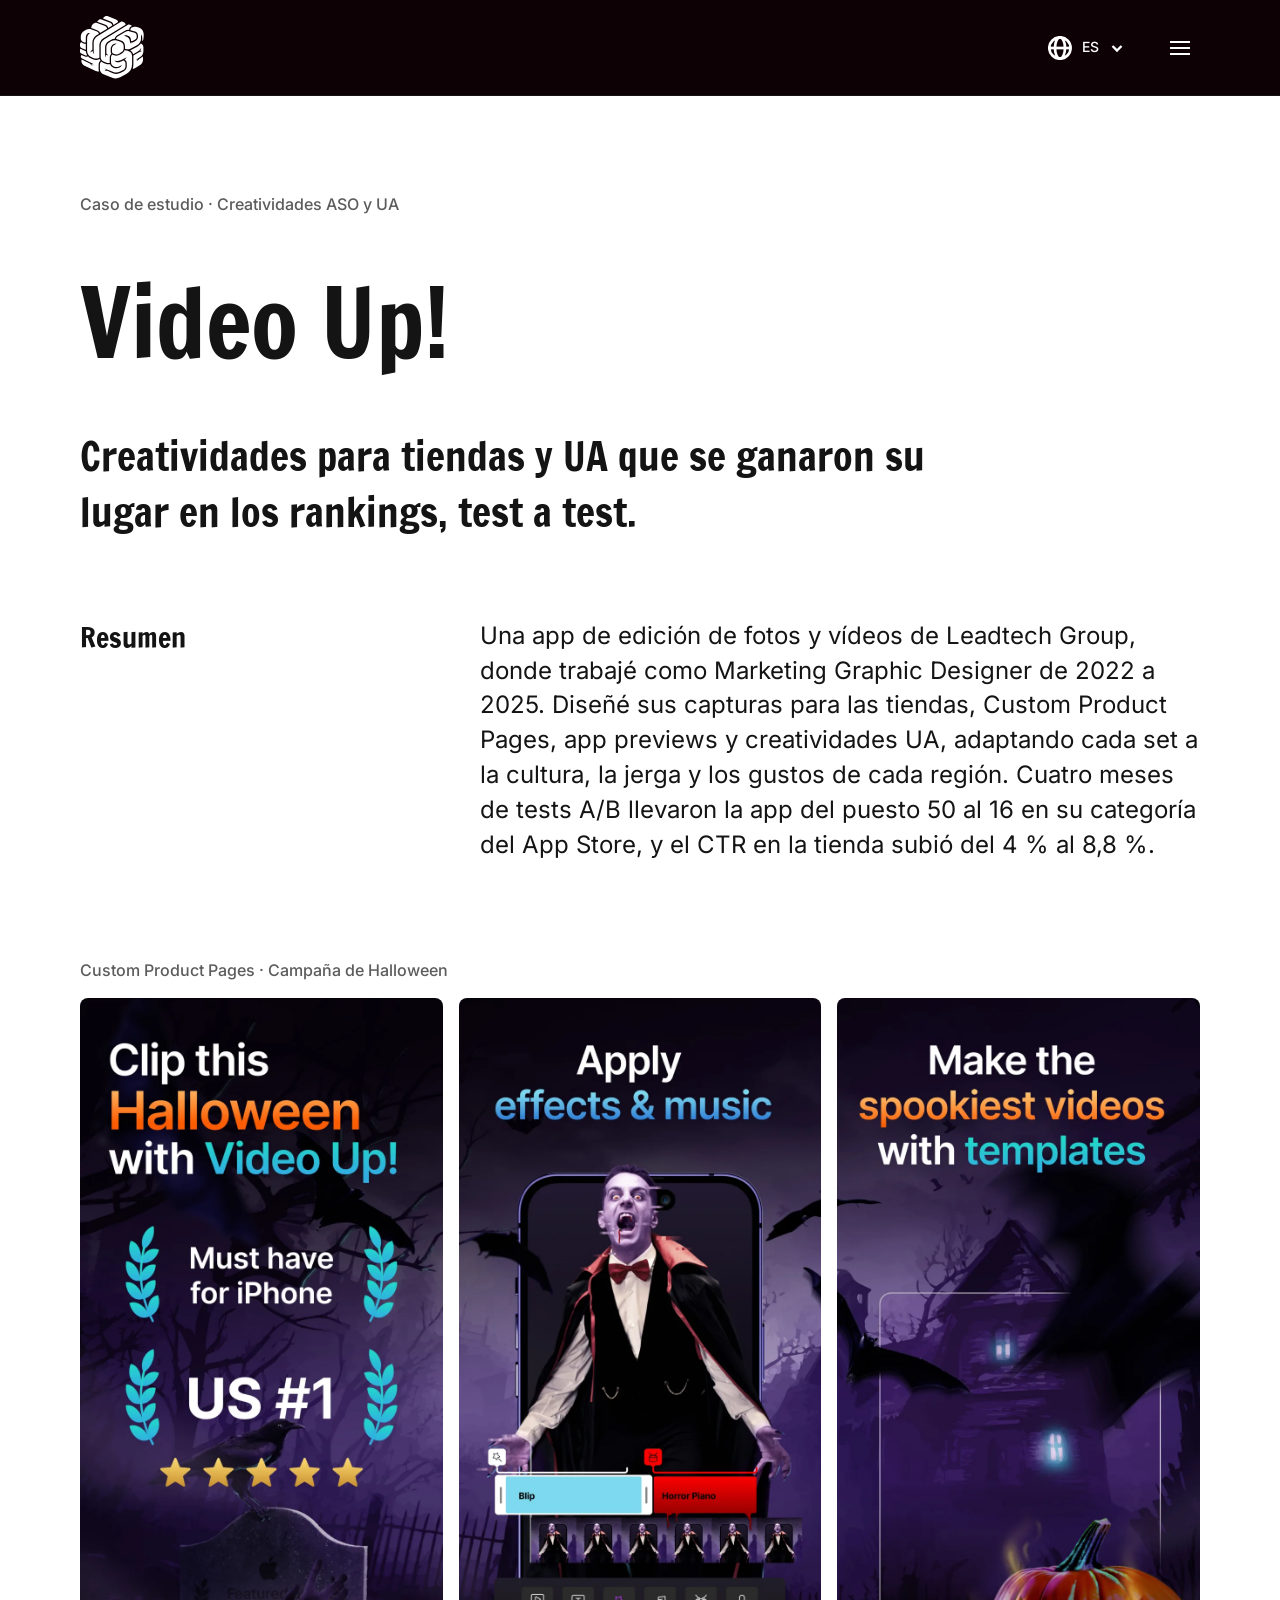
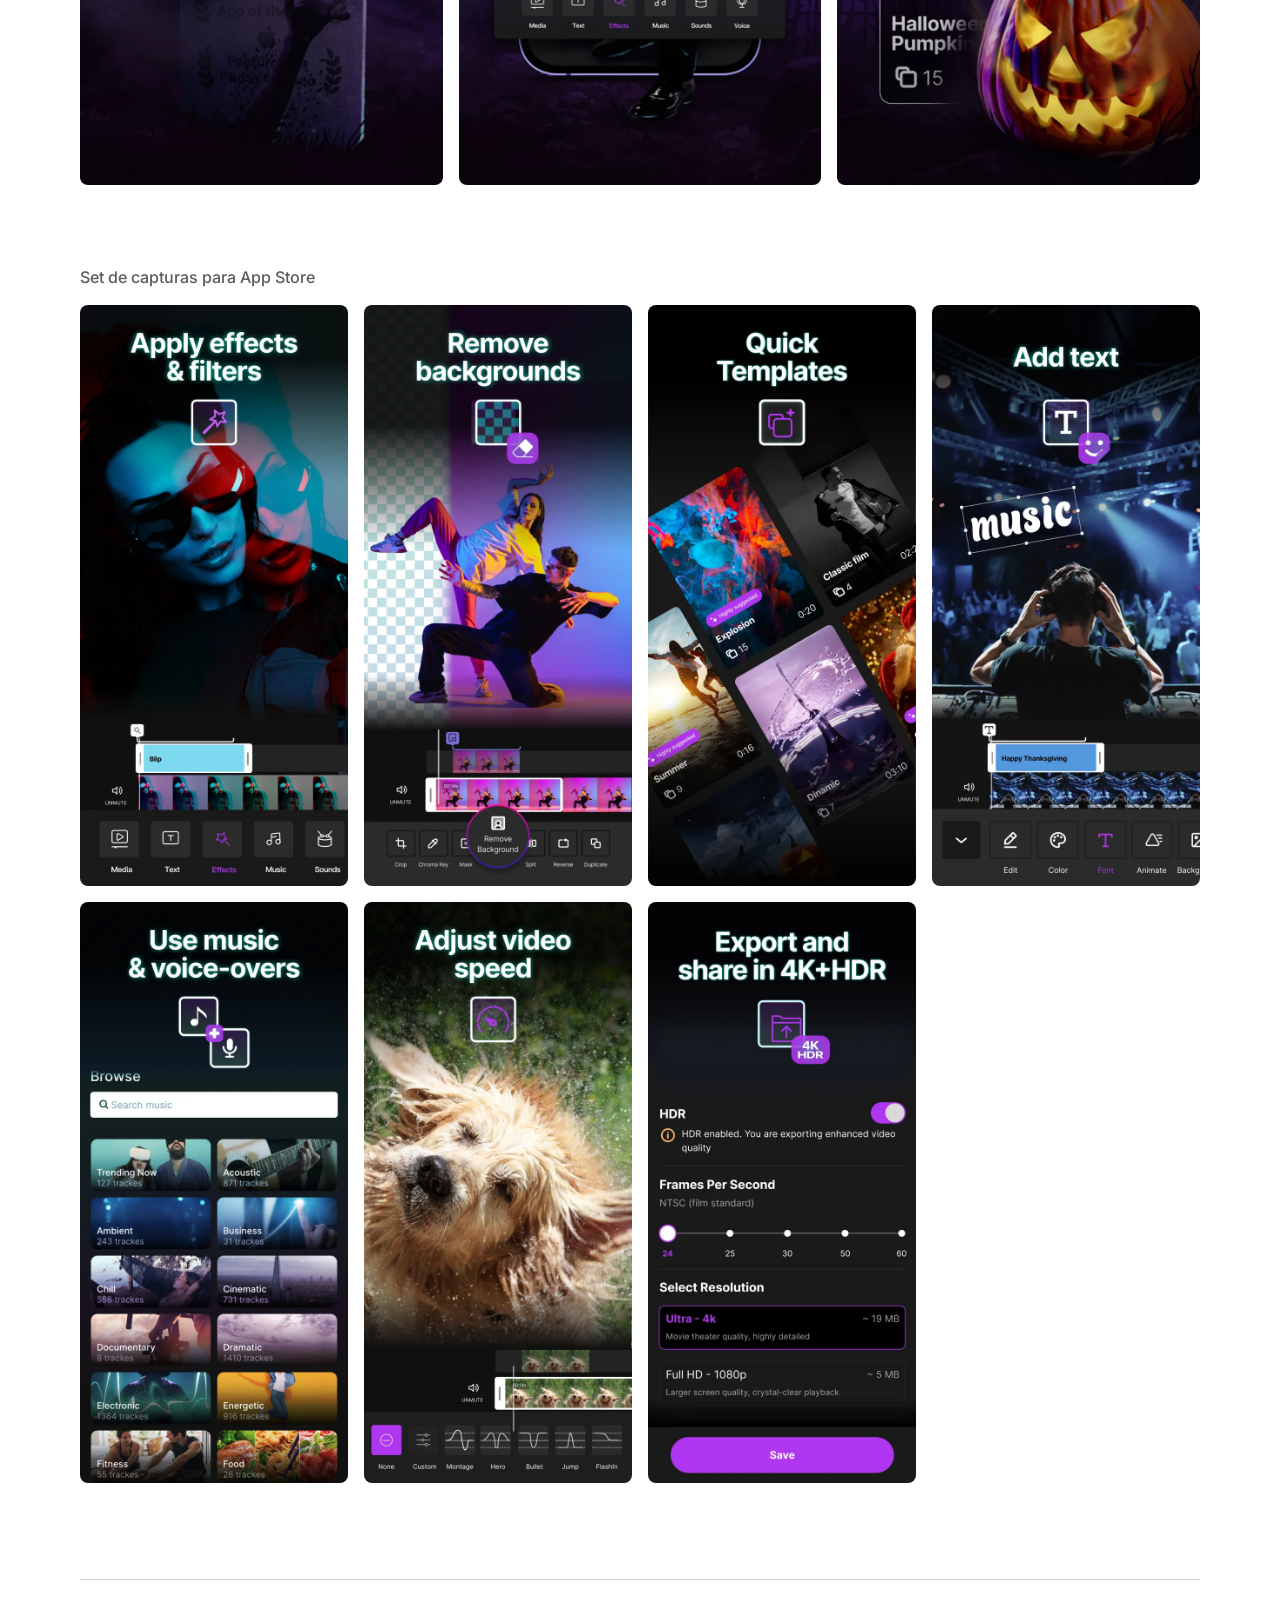
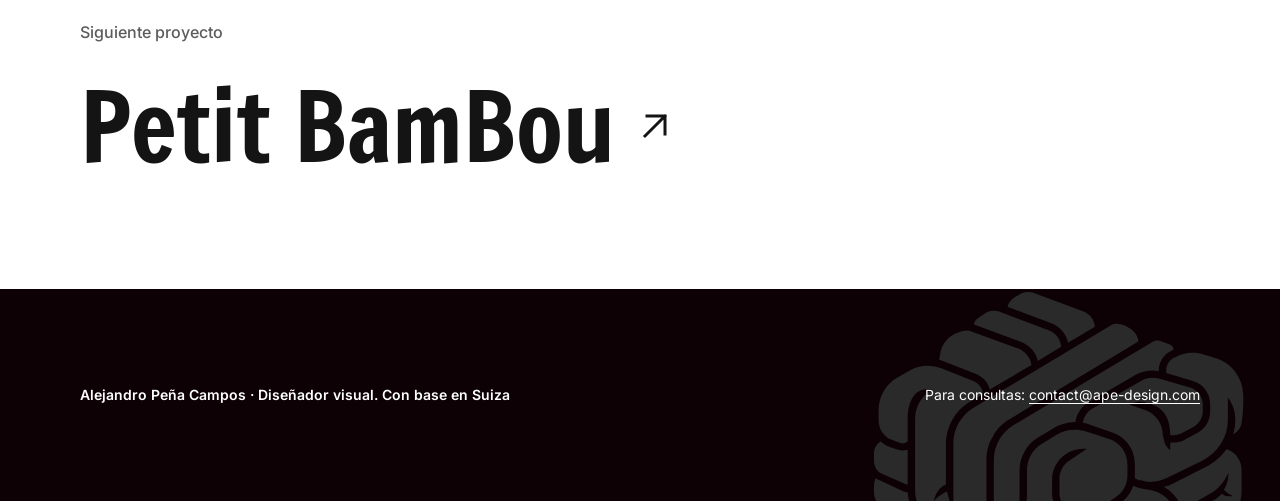
<file: es/video-up.html>
<!doctype html>
<html lang="es" translate="no">
<head>
  <meta charset="utf-8">
  <meta name="viewport" content="width=device-width, initial-scale=1">
  <meta name="google" content="notranslate">
  <title>Video Up! · Caso de estudio de creatividades ASO y UA · Alejandro Peña Campos</title>
  <meta name="description" content="Caso de estudio de Video Up!: capturas para App Store, Custom Product Pages y creatividades UA que llevaron la app del puesto 50 al 16 en su categoría.">
  <link rel="canonical" href="https://ape-design.com/es/video-up">
  <link rel="alternate" hreflang="en" href="https://ape-design.com/video-up">
  <link rel="alternate" hreflang="de" href="https://ape-design.com/de/video-up">
  <link rel="alternate" hreflang="es" href="https://ape-design.com/es/video-up">
  <link rel="alternate" hreflang="x-default" href="https://ape-design.com/video-up">
  <meta name="author" content="Alejandro Peña Campos">
  <meta name="theme-color" content="#0d0106">

  <!-- Sharing preview (WhatsApp, LinkedIn, X) -->
  <meta property="og:title" content="Video Up! · Caso de estudio de creatividades ASO y UA · Alejandro Peña Campos">
  <meta property="og:description" content="Caso de estudio de Video Up!: capturas para App Store, Custom Product Pages y creatividades UA que llevaron la app del puesto 50 al 16 en su categoría.">
  <meta property="og:image" content="https://ape-design.com/assets/img/og-image.jpg">
  <meta property="og:image:width" content="1200">
  <meta property="og:image:height" content="630">
  <meta property="og:image:alt" content="Alejandro Peña Campos, diseñador visual, delante de las palabras visual designer">
  <meta property="og:url" content="https://ape-design.com/es/video-up">
  <meta property="og:type" content="website">
  <meta property="og:site_name" content="ape-design">
  <meta property="og:locale" content="es_ES">
  <meta property="og:locale:alternate" content="en_US">
  <meta property="og:locale:alternate" content="de_CH">
  <meta name="twitter:card" content="summary_large_image">

  <!-- Structured data for search engines -->
  <script type="application/ld+json">
  {
    "@context": "https://schema.org",
    "@graph": [
      {
        "@type": "CreativeWork",
        "@id": "https://ape-design.com/es/video-up#work",
        "url": "https://ape-design.com/es/video-up",
        "name": "Video Up!",
        "headline": "Creatividades para tiendas y UA que se ganaron su lugar en los rankings, test a test.",
        "description": "Caso de estudio de Video Up!: capturas para App Store, Custom Product Pages y creatividades UA que llevaron la app del puesto 50 al 16 en su categoría.",
        "genre": "Creatividades ASO y UA",
        "image": "https://ape-design.com/assets/img/video-up-cpp-01.webp",
        "inLanguage": "es",
        "creator": {
          "@id": "https://ape-design.com/#person"
        }
      },
      {
        "@type": "BreadcrumbList",
        "itemListElement": [
          {
            "@type": "ListItem",
            "position": 1,
            "name": "Proyectos seleccionados",
            "item": "https://ape-design.com/es/#work"
          },
          {
            "@type": "ListItem",
            "position": 2,
            "name": "Video Up!",
            "item": "https://ape-design.com/es/video-up"
          }
        ]
      },
      {
        "@type": "Person",
        "@id": "https://ape-design.com/#person",
        "name": "Alejandro Peña Campos",
        "jobTitle": "Diseñador visual",
        "description": "Diseñador visual especializado en creatividades ASO y UA, ilustración, motion graphics y 3D.",
        "url": "https://ape-design.com/",
        "image": "https://ape-design.com/assets/img/portrait.webp",
        "email": "mailto:contact@ape-design.com",
        "address": {
          "@type": "PostalAddress",
          "addressCountry": "CH"
        },
        "knowsAbout": [
          "Illustration",
          "UA creative campaigns",
          "App Store Optimization design",
          "Interactive storytelling",
          "Motion graphics",
          "3D modelling"
        ],
        "sameAs": [
          "https://www.linkedin.com/in/apenha/"
        ]
      }
    ]
  }
  </script>

  <link rel="icon" href="../assets/img/favicon.svg" type="image/svg+xml">
  <link rel="preload" href="../assets/fonts/francois-one-latin-400.woff2" as="font" type="font/woff2" crossorigin>
  <link rel="preload" href="../assets/fonts/inter-variable.woff2" as="font" type="font/woff2" crossorigin>
  <!-- main.css imports the files below; preloading them saves a round trip -->
  <link rel="preload" href="../assets/css/reset.css?v=3" as="style">
  <link rel="preload" href="../assets/css/tokens.css?v=3" as="style">
  <link rel="preload" href="../assets/css/base.css?v=3" as="style">
  <link rel="preload" href="../assets/css/layout.css?v=3" as="style">
  <link rel="preload" href="../assets/css/components.css?v=3" as="style">
  <link rel="preload" href="../assets/css/motion.css?v=3" as="style">
  <link rel="stylesheet" href="../assets/css/main.css?v=3">

  <script>document.documentElement.classList.add("js");</script>
  <script defer src="../assets/js/ui.js"></script>
  <script defer src="../assets/js/motion.js"></script>
  <script defer src="../assets/js/main.js"></script>
</head>
<body class="page-case">
  <a class="skip-link" href="#main">Saltar al contenido</a>

  <!-- SITE HEADER: keep identical on every page -->
  <header class="site-header">
    <a class="site-logo" href="index.html">
      <img src="../assets/img/logo-ape-white.svg" width="65" height="63" alt="ape-design, inicio">
    </a>
    <div class="header-actions">
      <div class="lang">
          <button class="lang-toggle" type="button" aria-expanded="false" aria-controls="lang-menu-header" data-lang-toggle>
            <svg class="icon icon-globe" viewBox="0 0 24 24" aria-hidden="true"><path d="M12 22.6C17.8 22.6 22.6 17.8 22.6 12C22.6 6.1 17.8 1.3 12 1.3C6.1 1.3 1.3 6.1 1.3 12C1.3 17.8 6.1 22.6 12 22.6Z"/><path d="M1.5 12H22.5"/><path d="M12 22.6C14.7 22.6 17 17.8 17 12C17 6.1 14.7 1.3 12 1.3C9.2 1.3 7 6.1 7 12C7 17.8 9.2 22.6 12 22.6Z"/></svg>
            <span class="text-language"><span class="visually-hidden">Idioma: </span>ES</span>
            <svg class="icon icon-sm" viewBox="0 0 14 14" aria-hidden="true"><path d="M2.5 5L7 9.5L11.5 5"/></svg>
          </button>
          <ul class="lang-menu text-language" id="lang-menu-header" role="list" hidden>
            <li><a class="lang-option" href="../de/video-up.html" hreflang="de" lang="de" aria-label="Deutsch">DE</a></li>
            <li><a class="lang-option" href="../video-up.html" hreflang="en" lang="en" aria-label="English">EN</a></li>
            <li><a class="lang-option" href="video-up.html" hreflang="es" lang="es" aria-label="Español" aria-current="true">ES</a></li>
          </ul>
        </div>
      <button class="icon-button" type="button" aria-haspopup="dialog" aria-expanded="false" aria-controls="site-menu" data-menu-open>
        <svg class="icon" viewBox="0 0 24 24" aria-hidden="true"><path d="M3 6H21M3 12H21M3 18H21"/></svg>
        <span class="visually-hidden">Abrir menú</span>
      </button>
    </div>
  </header>

  <!-- MENU OVERLAY: opened by the menu button, keep identical on every page -->
  <dialog class="site-menu" id="site-menu" aria-label="Menú">
    <div class="site-menu-inner">
      <a class="site-logo" href="index.html">
        <img src="../assets/img/logo-ape-white.svg" width="65" height="63" alt="ape-design, inicio">
      </a>
      <ul class="menu-info text-caption" role="list">
        <li class="menu-info-item">
          <svg class="icon icon-lg" viewBox="0 0 32 32" aria-hidden="true"><path d="M16 2V30M3.8 9L28.1 23M3.8 23L28.1 9"/></svg>
          <p>Trabajo en todo el mundo<br>CET, hora local</p>
        </li>
        <li class="menu-info-item">
          <svg class="icon icon-lg" viewBox="0 0 32 32" aria-hidden="true"><path d="M30.2 6.7H1.7V25.2H30.2V6.7Z"/><path d="M1.7 6.7L16 17.5L30.2 6.7"/></svg>
          <p>Para consultas<br><a href="mailto:contact@ape-design.com">contact@ape-design.com</a></p>
        </li>
      </ul>
      <div class="header-actions">
        <div class="lang">
          <button class="lang-toggle" type="button" aria-expanded="false" aria-controls="lang-menu-overlay" data-lang-toggle>
            <svg class="icon icon-globe" viewBox="0 0 24 24" aria-hidden="true"><path d="M12 22.6C17.8 22.6 22.6 17.8 22.6 12C22.6 6.1 17.8 1.3 12 1.3C6.1 1.3 1.3 6.1 1.3 12C1.3 17.8 6.1 22.6 12 22.6Z"/><path d="M1.5 12H22.5"/><path d="M12 22.6C14.7 22.6 17 17.8 17 12C17 6.1 14.7 1.3 12 1.3C9.2 1.3 7 6.1 7 12C7 17.8 9.2 22.6 12 22.6Z"/></svg>
            <span class="text-language"><span class="visually-hidden">Idioma: </span>ES</span>
            <svg class="icon icon-sm" viewBox="0 0 14 14" aria-hidden="true"><path d="M2.5 5L7 9.5L11.5 5"/></svg>
          </button>
          <ul class="lang-menu text-language" id="lang-menu-overlay" role="list" hidden>
            <li><a class="lang-option" href="../de/video-up.html" hreflang="de" lang="de" aria-label="Deutsch">DE</a></li>
            <li><a class="lang-option" href="../video-up.html" hreflang="en" lang="en" aria-label="English">EN</a></li>
            <li><a class="lang-option" href="video-up.html" hreflang="es" lang="es" aria-label="Español" aria-current="true">ES</a></li>
          </ul>
        </div>
        <button class="icon-button" type="button" data-menu-close>
          <svg class="icon" viewBox="0 0 24 24" aria-hidden="true"><path d="M6 6L18 18M18 6L6 18"/></svg>
          <span class="visually-hidden">Cerrar menú</span>
        </button>
      </div>
      <nav class="site-menu-nav" aria-label="Principal">
        <ul class="text-heading-s" role="list">
          <li><a href="index.html#work">Proyectos</a></li>
          <li><a href="index.html">Sobre mí</a></li>
          <li><a href="index.html#contact">Contacto</a></li>
        </ul>
      </nav>
    </div>
  </dialog>

  <main id="main">
    <!-- INTRO -->
    <section class="section stack case-intro" aria-labelledby="case-title">
      <p class="case-eyebrow text-meta" data-reveal>Caso de estudio · Creatividades ASO y UA</p>
      <h1 id="case-title" class="text-heading-l" data-reveal>Video Up!</h1>
      <p class="case-lead text-statement" data-reveal>Creatividades para tiendas y UA que se ganaron su lugar en los rankings, test a test.</p>
    </section>

    <!-- OVERVIEW -->
    <section class="section split case-overview" aria-labelledby="overview-title" data-reveal>
      <h2 id="overview-title" class="text-label">Resumen</h2>
      <p class="text-lead">Una app de edición de fotos y vídeos de Leadtech Group, donde trabajé como Marketing Graphic Designer de 2022 a 2025. Diseñé sus capturas para las tiendas, Custom Product Pages, app previews y creatividades UA, adaptando cada set a la cultura, la jerga y los gustos de cada región. Cuatro meses de tests A/B llevaron la app del puesto 50 al 16 en su categoría del App Store, y el CTR en la tienda subió del 4 % al 8,8 %.</p>
    </section>

    <!-- WORK -->
    <section class="section stack case-work" aria-label="Trabajo">
      <figure class="media-group">
        <figcaption class="text-meta" data-reveal>Custom Product Pages · Campaña de Halloween</figcaption>
        <ul class="media-grid media-grid--cpp media-grid--scroll" role="list" data-reveal-group>
            <li data-reveal><img src="../assets/img/video-up-cpp-01.webp" width="832" height="1804" alt="Custom Product Page de Halloween: «Clip this Halloween with Video Up!», Must have for iPhone, US #1, cinco estrellas" loading="lazy"></li>
            <li data-reveal><img src="../assets/img/video-up-cpp-02.webp" width="832" height="1804" alt="Custom Product Page de Halloween: «Apply effects & music» con un vampiro en la línea de tiempo de edición" loading="lazy"></li>
            <li data-reveal><img src="../assets/img/video-up-cpp-03.webp" width="832" height="1804" alt="Custom Product Page de Halloween: «Make the spookiest videos with templates» con una calabaza de Halloween iluminada" loading="lazy"></li>
        </ul>
      </figure>
      <figure class="media-group">
        <figcaption class="text-meta" data-reveal>Set de capturas para App Store</figcaption>
        <ul class="media-grid media-grid--screens media-grid--scroll" role="list" data-reveal-group>
            <li data-reveal><img src="../assets/img/video-up-screenshot-03.webp" width="616" height="1336" alt="Captura para App Store: «Apply effects & filters» sobre un retrato de neón" loading="lazy"></li>
            <li data-reveal><img src="../assets/img/video-up-screenshot-04.webp" width="616" height="1336" alt="Captura para App Store: «Remove backgrounds» con dos bailarines" loading="lazy"></li>
            <li data-reveal><img src="../assets/img/video-up-screenshot-05.webp" width="616" height="1336" alt="Captura para App Store: «Quick Templates» con tarjetas de plantillas inclinadas" loading="lazy"></li>
            <li data-reveal><img src="../assets/img/video-up-screenshot-06.webp" width="616" height="1336" alt="Captura para App Store: «Add text» sobre un DJ en un concierto" loading="lazy"></li>
            <li data-reveal><img src="../assets/img/video-up-screenshot-07.webp" width="616" height="1336" alt="Captura para App Store: «Use music & voice-overs» con la biblioteca de música" loading="lazy"></li>
            <li data-reveal><img src="../assets/img/video-up-screenshot-08.webp" width="616" height="1336" alt="Captura para App Store: «Adjust video speed» con un perro sacudiéndose el agua" loading="lazy"></li>
            <li data-reveal><img src="../assets/img/video-up-screenshot-09.webp" width="616" height="1336" alt="Captura para App Store: «Export and share in 4K+HDR» con los ajustes de exportación" loading="lazy"></li>
        </ul>
      </figure>
    </section>

    <!-- NEXT PROJECT -->
    <nav class="section next-project" aria-label="Siguiente proyecto">
      <a class="next-project-link" href="petit-bambou.html" data-reveal>
        <span class="next-project-label text-meta">Siguiente proyecto</span>
        <span class="next-project-title">
          <span class="text-heading-l">Petit BamBou</span>
          <svg class="icon" viewBox="0 0 24 24" aria-hidden="true"><path d="M7 17L17 7M17 16V7H8"/></svg>
        </span>
      </a>
    </nav>
  </main>

  <!-- SITE FOOTER: keep identical on every page -->
  <footer class="site-footer">
    <img class="footer-brain" src="../assets/img/brand-brain.svg" width="371" height="358" alt="">
    <div class="footer-bar">
      <p class="text-caption-strong">Alejandro Peña Campos · Diseñador visual. Con base en Suiza</p>
      <p class="text-caption">Para consultas: <a href="mailto:contact@ape-design.com">contact@ape-design.com</a></p>
    </div>
  </footer>
</body>
</html>
</file>
<file: assets/css/tokens.css>
/* tokens.css: every color, font, size and timing for the whole site.
   Values mirror the Figma "Design system" variables. Figma has three modes
   (Mobile 390, Tablet 768, Desktop 1440), so each size token is set three
   times: mobile first here, then overridden at 48em (768px) and 80em (1280px).
   Change a value here and it updates everywhere. */

/* Fonts are self hosted in assets/fonts. The display font is Francois One
   (Google Fonts, one weight only, so display styles use font-weight 400). */
@font-face {
  font-family: "Francois One";
  src: url("../fonts/francois-one-latin-400.woff2") format("woff2");
  font-weight: 400;
  font-style: normal;
  font-display: swap;
}

@font-face {
  font-family: "Inter";
  src: url("../fonts/inter-variable.woff2") format("woff2");
  font-weight: 400 700;
  font-style: normal;
  font-display: swap;
}

:root {
  /* Brand */
  --brand-coffee-bean: #0d0106;
  --brand-ghost-white: #fbfbff;
  --brand-scarlet-fire: #ff331f;
  --brand-scarlet-fire-deep: #e52e1c;
  --brand-scarlet-fire-faint: #f5311e;
  --brand-scarlet-fire-stripe: #e02d1b;
  --surface-soft: #f3f2f6;      /* process stripes on white */
  --brand-scarlet-fire-glow: #ff4a37;
  --brand-vibrant-coral: #ff695c;

  /* Neutrals */
  --neutral-0: #ffffff;
  --neutral-100: #e8e8e8;
  --neutral-200: #d6d6d6;
  --neutral-400: #808080;
  --neutral-500: #737373;
  --neutral-600: #5c5c5c;
  --neutral-800: #2a2a2a;
  --neutral-900: #141414;

  /* Roles */
  --color-accent: var(--brand-scarlet-fire);
  --color-surface-inverse: var(--brand-coffee-bean);
  --color-on-inverse: var(--brand-ghost-white);
  --color-ink: var(--neutral-900);
  --color-ink-muted: var(--neutral-600);
  --color-line: var(--neutral-200);

  /* Font families */
  --font-display: "Francois One", "Arial Narrow", Impact, sans-serif;
  --font-body: "Inter", system-ui, -apple-system, "Segoe UI", Roboto, sans-serif;

  /* Type sizes (Mobile) */
  --type-caption: 13px;
  --type-meta: 14px;
  --type-body: 16px;
  --type-link: 16px;
  --type-lead: 18px;
  --type-subtitle: 18px;
  --type-label: 20px;
  --type-statement: 24px;
  --type-heading-s: 32px;
  --type-heading-l: 48px;
  --type-contact: 56px;
  --type-display: 144px;

  /* Line heights from the Figma text styles */
  --leading-display: 1.38;
  --leading-lead: 1.45;
  --leading-body: 1.5;
  --leading-subtitle: 1.3;

  /* Space (Mobile) */
  --space-3xs: 4px;
  --space-2xs: 8px;
  --space-xs: 8px;
  --space-s: 12px;
  --space-m: 16px;
  --space-l: 24px;
  --space-xl: 32px;
  --space-2xl: 40px;
  --space-3xl: 56px;

  /* Grid (Mobile) */
  --grid-margin: 20px;
  --grid-gutter: 12px;
  --grid-content: 1280px;

  /* Component sizes */
  --header-height: 96px;
  --label-column: 320px;
  --radius-tile: 8px;

  /* Motion */
  --dur-fast: 180ms;
  --dur-base: 400ms;
  --dur-slow: 900ms;
  --ease-out-expo: cubic-bezier(0.16, 1, 0.3, 1);
  --ease-in-out: cubic-bezier(0.65, 0, 0.35, 1);
  --marquee-speed: 0.6; /* hero rows move 0.6px per 1px of page scroll */
}

/* Tablet mode (Figma frame 768) */
@media (min-width: 48em) {
  :root {
    --type-caption: 14px;
    --type-meta: 15px;
    --type-body: 17px;
    --type-link: 18px;
    --type-lead: 21px;
    --type-subtitle: 20px;
    --type-label: 24px;
    --type-statement: 32px;
    --type-heading-s: 40px;
    --type-heading-l: 72px;
    --type-contact: 112px;
    --type-display: 224px;

    --space-xs: 12px;
    --space-s: 16px;
    --space-m: 20px;
    --space-l: 32px;
    --space-xl: 48px;
    --space-2xl: 64px;
    --space-3xl: 80px;

    --grid-margin: 40px;
    --grid-gutter: 16px;
  }
}

/* Desktop mode (Figma frame 1440) */
@media (min-width: 80em) {
  :root {
    --type-caption: 14px;
    --type-meta: 16px;
    --type-body: 18px;
    --type-link: 20px;
    --type-lead: 24px;
    --type-subtitle: 22px;
    --type-label: 28px;
    --type-statement: 40px;
    --type-heading-s: 48px;
    --type-heading-l: 96px;
    --type-contact: 160px;
    --type-display: 320px;

    --space-m: 24px;
    --space-l: 40px;
    --space-xl: 56px;
    --space-2xl: 80px;
    --space-3xl: 96px;

    --grid-margin: 80px;
  }
}
</file>
<file: assets/css/base.css>
/* base.css: element defaults and the Figma text styles.
   Each .text-* class matches one Figma text style of the same name. */

html {
  scroll-behavior: smooth;
  /* Anchor links land below the pinned header. */
  scroll-padding-top: var(--header-height);
}

body {
  background: var(--color-surface-inverse);
  color: var(--color-ink);
  font-family: var(--font-body);
  font-size: var(--type-body);
  line-height: var(--leading-body);
}

:focus-visible {
  outline: 2px solid currentColor;
  outline-offset: 4px;
}

::selection {
  background: var(--color-surface-inverse);
  color: var(--color-on-inverse);
}

/* ── Display styles (font/display) ───────── */
.text-signature,
.text-contact,
.text-heading-l,
.text-heading-s,
.text-statement,
.text-label {
  font-family: var(--font-display);
  font-weight: 400;
  line-height: var(--leading-display);
}

.text-signature { font-size: var(--type-display); }
.text-contact   { font-size: var(--type-contact); }
.text-heading-l { font-size: var(--type-heading-l); }
.text-heading-s { font-size: var(--type-heading-s); }
.text-statement { font-size: var(--type-statement); }
.text-label     { font-size: var(--type-label); }

/* ── Text styles (font/body) ─────────────── */
.text-lead {
  font-size: var(--type-lead);
  line-height: var(--leading-lead);
}

.text-subtitle {
  font-size: var(--type-subtitle);
  font-weight: 600;
  line-height: var(--leading-subtitle);
}

.text-body {
  font-size: var(--type-body);
  line-height: var(--leading-body);
}

.text-body-medium {
  font-size: var(--type-body);
  font-weight: 500;
  line-height: 1;
}

.text-meta {
  font-size: var(--type-meta);
  font-weight: 500;
  line-height: var(--leading-body);
}

.text-link {
  font-size: var(--type-link);
  line-height: 1.2;
}

.text-caption {
  font-size: var(--type-caption);
  line-height: var(--leading-lead);
}

.text-caption-strong {
  font-size: var(--type-caption);
  font-weight: 600;
  line-height: 1.2;
}

/* ── UI styles (font/body) ───────────────── */
.text-button {
  font-size: var(--type-lead);
  font-weight: 700;
  line-height: 1;
}

.text-email {
  font-size: var(--type-statement);
  font-weight: 700;
  line-height: 1.2;
}

.text-language {
  font-size: var(--type-caption);
  font-weight: 500;
  line-height: 1.2;
  letter-spacing: 0.04em;
}

/* ── Accessibility helpers ───────────────── */
.visually-hidden {
  position: absolute;
  width: 1px;
  height: 1px;
  overflow: hidden;
  clip-path: inset(50%);
  white-space: nowrap;
}

.skip-link {
  position: absolute;
  left: var(--grid-margin);
  top: -100%;
  z-index: 200;
  padding: var(--space-2xs) var(--space-m);
  background: var(--color-on-inverse);
  color: var(--color-ink);
  font-weight: 600;
}

.skip-link:focus { top: var(--space-2xs); }

@media (prefers-reduced-motion: reduce) {
  html { scroll-behavior: auto; }
}
</file>
<file: assets/css/layout.css>
/* layout.css: reusable layout building blocks.
   .section  full bleed band with the grid margin on both sides. Content is
             capped at --grid-content (1280px), so wide screens keep the
             Figma proportions instead of stretching.
   .stack    vertical rhythm, gap set with --stack-gap.
   .split    label column + body. Stacked on mobile and tablet, side by side
             on desktop (320px label, 80px gap), as in every Figma frame. */

.section {
  position: relative;
  padding-block: var(--space-3xl);
  padding-inline: max(var(--grid-margin), (100% - var(--grid-content)) / 2);
}

.stack {
  display: flex;
  flex-direction: column;
  gap: var(--stack-gap, var(--space-l));
}

.split {
  display: flex;
  flex-direction: column;
  gap: var(--split-gap, var(--space-m));
}

@media (min-width: 80em) {
  .split {
    flex-direction: row;
    align-items: flex-start;
    gap: var(--space-2xl);
  }

  .split > :first-child {
    flex: 0 0 var(--label-column);
  }

  .split > :last-child {
    flex: 1 1 0;
    min-width: 0;
  }
}
</file>
<file: assets/css/components.css>
/* components.css: one block per component, in page order.
   Search for the banner name (for example "Site header") to jump to it. */

/* ── Page surfaces ──────────────────────── */
.page-about main { background: var(--color-accent); }
.page-case main  { background: var(--neutral-0); }

/* ── Icons ──────────────────────────────── */
.icon {
  flex: none;
  width: 24px;
  height: 24px;
  fill: none;
  stroke: currentColor;
  stroke-width: 2;
  stroke-linecap: square;
}

.icon-sm { width: 14px; height: 14px; stroke-width: 2.4; stroke-linecap: butt; }
.icon-lg { width: 32px; height: 32px; stroke-width: 3.5; stroke-linecap: butt; }
.icon-globe { stroke-width: 2.7; stroke-linecap: butt; }

/* ── Site header ────────────────────────── */
/* Pinned to the top of the window while the page scrolls. */
.site-header {
  position: sticky;
  top: 0;
  z-index: 50;
  display: flex;
  align-items: center;
  justify-content: space-between;
  height: var(--header-height);
  padding-inline: max(var(--grid-margin), (100% - var(--grid-content)) / 2);
  background: var(--color-surface-inverse);
  border-bottom: 1px solid var(--neutral-900);
  color: var(--neutral-0);
}

.site-logo {
  display: block;
  flex: none;
}

.site-logo img {
  width: auto;
  height: 62.5px;
}

.header-actions {
  display: flex;
  align-items: center;
  gap: 32px;
}

.icon-button {
  display: grid;
  place-items: center;
  width: 40px;
  height: 40px;
  color: inherit;
  transition: opacity var(--dur-fast) ease;
}

.icon-button:hover { opacity: 0.7; }

/* ── Language selector and menu ─────────── */
.lang {
  position: relative;
}

.lang-toggle {
  display: flex;
  align-items: center;
  gap: 10px;
  padding: 8px 4px;
  color: inherit;
}

.lang-toggle .icon-sm {
  transition: rotate var(--dur-fast) ease;
}

.lang-toggle[aria-expanded="true"] .icon-sm { rotate: 180deg; }

.lang-menu {
  position: absolute;
  top: calc(100% + 8px);
  right: 0;
  z-index: 20;
  min-width: 130px;
  padding: 4px;
  background: var(--neutral-900);
  border: 1px solid var(--neutral-800);
}

.lang-menu[hidden] { display: none; }

.lang-option {
  display: flex;
  align-items: center;
  justify-content: space-between;
  width: 100%;
  padding: 12px 16px;
  color: var(--neutral-400);
  text-align: left;
}

.lang-option[aria-current="true"] {
  background: var(--neutral-800);
  color: var(--neutral-0);
}

.lang-option[aria-current="true"]::after {
  content: "";
  width: 6px;
  height: 6px;
  border-radius: 50%;
  background: var(--color-accent);
}

.lang-option:hover { color: var(--neutral-0); }

/* ── Menu overlay ───────────────────────── */
.site-menu {
  position: fixed;
  inset: 0 0 auto;
  width: 100%;
  max-width: none;
  max-height: 100dvh;
  margin: 0;
  padding: 0 max(var(--grid-margin), (100% - var(--grid-content)) / 2) 40px;
  border: 0;
  background: var(--color-surface-inverse); /* same black as the header */
  color: var(--neutral-0);
  overflow-y: auto;
}

.site-menu::backdrop { background: transparent; }

.site-menu-inner {
  display: grid;
  grid-template-columns: auto 1fr;
  grid-template-rows: var(--header-height) auto 1fr;
  grid-template-areas:
    "logo actions"
    "nav nav"
    "info info";
  align-items: center;
  min-height: calc(100dvh - 40px);
}

.site-menu .site-logo   { grid-area: logo; }
.site-menu .menu-info   { grid-area: info; }
.site-menu .header-actions { grid-area: actions; justify-self: end; }
.site-menu-nav          { grid-area: nav; }

.site-menu-inner > .site-logo,
.site-menu-inner > .header-actions {
  height: var(--header-height);
  display: flex;
  align-items: center;
}

.menu-info {
  display: flex;
  flex-direction: column;
  gap: 16px;
  align-self: end;
}

.menu-info-item {
  display: flex;
  align-items: center;
  gap: 12px;
  white-space: nowrap;
}

.menu-info a { text-decoration: underline; text-underline-offset: 0.2em; }

.site-menu-nav {
  align-self: start;
  padding-top: 72px;
}

/* Menu links sit on the right hand side. */
.site-menu-nav ul {
  display: flex;
  flex-direction: column;
  align-items: flex-end;
  gap: 8px;
  text-transform: uppercase;
}

.site-menu-nav a {
  transition: color var(--dur-fast) ease;
}

.site-menu-nav a:hover,
.site-menu-nav a[aria-current="page"] { color: var(--color-accent); }

@media (min-width: 48em) {
  .site-menu-inner {
    grid-template-columns: auto 1fr auto;
    grid-template-rows: var(--header-height) auto;
    grid-template-areas:
      "logo info actions"
      "nav nav nav";
    min-height: 0;
  }

  .menu-info {
    flex-direction: row;
    gap: 48px;
    align-self: center;
    justify-self: center;
  }

  .site-menu-nav { padding-top: 48px; }

  .site-menu-nav ul {
    flex-direction: row;
    flex-wrap: wrap;
    align-items: baseline;
    justify-content: flex-end;
    gap: 8px 56px;
  }
}

/* ── Button ─────────────────────────────── */
.button {
  display: inline-flex;
  align-items: center;
  align-self: flex-start;
  gap: var(--space-s);
  padding: var(--space-m) var(--space-l);
  background: var(--color-surface-inverse);
  color: var(--color-on-inverse);
  transition: background-color var(--dur-fast) ease;
}

.button .icon {
  transition: translate var(--dur-base) var(--ease-out-expo);
}

.button:hover { background: var(--neutral-800); }
.button:hover .icon { translate: 3px -3px; }
.button:active { scale: 0.98; }

/* ── Hero ───────────────────────────────── */
.hero {
  position: relative;
  overflow: hidden;
  padding-top: 100px;
  padding-bottom: 96px;
  border-bottom: 1px solid var(--neutral-900);
}

.hero-intro {
  position: relative;
  z-index: 1;
  display: flex;
  flex-direction: column;
  gap: var(--space-2xl);
}

.hero-portrait {
  width: 240px;
  aspect-ratio: 420 / 736;
}

.hero-portrait img {
  width: 100%;
  height: 100%;
  object-fit: cover;
}

.hero-copy {
  container-type: inline-size;
  display: flex;
  flex-direction: column;
  gap: var(--space-xl);
  color: var(--neutral-900);
}

@container (min-width: 780px) {
  .hero-statement > span { display: block; }
}

@media (min-width: 48em) {
  .hero { padding-top: 156px; }
  .hero-portrait { width: 320px; }
}

@media (min-width: 80em) {
  .hero { padding-top: 220px; }

  .hero-intro {
    flex-direction: row;
    align-items: flex-end;
  }

  .hero-portrait { flex: 0 0 420px; }
  .hero-copy { flex: 1 1 0; min-width: 0; }
}

/* ── Hero marquees ──────────────────────── */
/* Four rows of "visual designer" slide behind the intro as the page scrolls.
   Row 02 (ink) runs right to left, the three red rows run left to right. Each
   track holds four copies, so moving it by 25% equals exactly one word and
   loops seamlessly. */
.hero-marquees {
  position: absolute;
  inset: 0;
  z-index: 0;
  overflow: hidden;
  pointer-events: none;
  font-family: var(--font-display);
  font-size: var(--type-display);
  font-weight: 400;
  line-height: var(--leading-display);
}

.marquee {
  position: absolute;
  left: 0;
  top: calc(0.153em + var(--row-offset) * 0.625em);
  white-space: nowrap;
}

.marquee-track {
  display: flex;
  width: max-content;
}

.marquee-track > span { padding-inline-end: var(--marquee-gap, 0.571em); }

.marquee--1 { --row-offset: -1; color: var(--brand-scarlet-fire-deep); }
.marquee--2 { --row-offset: 0;  color: var(--neutral-900); --marquee-gap: 0.469em; }
.marquee--3 { --row-offset: 1;  color: var(--brand-scarlet-fire-deep); }
.marquee--4 { --row-offset: 2;  color: var(--brand-scarlet-fire-faint); }

/* Paint order matches Figma: 04 at the back, ink row 02 at the front. */
.marquee--4 { z-index: 0; }
.marquee--3 { z-index: 1; }
.marquee--1 { z-index: 2; }
.marquee--2 { z-index: 3; }

/* ── Capabilities ───────────────────────── */
.capabilities {
  overflow: hidden;
  border-bottom: 1px solid var(--neutral-900);
}

.capabilities-pattern {
  position: absolute;
  left: 0;
  top: 50%;
  width: 100%;
  height: 480px;
  object-fit: cover;
  translate: 0 -50%;
  pointer-events: none;
}

.capabilities-content {
  position: relative;
  display: grid;
  gap: var(--space-l);
  color: var(--neutral-900);
}

.capabilities-list {
  display: flex;
  flex-direction: column;
  gap: 12px;
}

@media (min-width: 48em) {
  .capabilities-content {
    grid-template-columns: 1fr 1fr;
    gap: var(--space-l) var(--grid-gutter);
  }

  .capabilities-content > h2 { grid-column: 1 / -1; }
}

@media (min-width: 80em) {
  .capabilities-content {
    /* The label column grows when a translated title is longer than 320px. */
    grid-template-columns: minmax(var(--label-column), max-content) 1fr 1fr;
    column-gap: var(--space-2xl);
  }

  .capabilities-content > h2 { grid-column: auto; }
}

/* ── Clients ────────────────────────────── */
.clients {
  background: var(--neutral-0);
  border-bottom: 1px solid var(--color-line);
  color: var(--neutral-900);
}

.logo-grid {
  display: grid;
  grid-template-columns: repeat(2, minmax(0, 1fr));
  gap: var(--grid-gutter);
}

.logo-tile {
  display: grid;
  place-items: center;
  height: 96px;
}

.logo-tile img {
  max-width: none;
  scale: 0.7;
}

@media (min-width: 48em) {
  .logo-tile { height: 120px; }
  .logo-tile img { scale: 1; }
}

@media (min-width: 80em) {
  .logo-grid { grid-template-columns: repeat(3, minmax(0, 1fr)); }
}

/* ── Selected work ──────────────────────── */
.work {
  background: var(--neutral-0);
  border-bottom: 1px solid var(--color-line);
  color: var(--neutral-900);
}

.gallery {
  display: grid;
  gap: var(--grid-gutter);
}

@media (min-width: 48em) {
  .gallery { grid-template-columns: repeat(3, 1fr); }
}

/* ── Gallery tile ───────────────────────── */
.gallery-tile {
  position: relative;
  display: block;
  aspect-ratio: 1;
  overflow: hidden;
  border-radius: var(--radius-tile);
}

.gallery-tile img {
  width: 100%;
  height: 100%;
  object-fit: cover;
}

.gallery-tile-overlay {
  position: absolute;
  inset: 0;
  display: grid;
  place-items: center;
  background: var(--neutral-900);
  color: var(--neutral-0);
  opacity: 0;
  transition: opacity var(--dur-base) var(--ease-out-expo);
}

.gallery-tile:hover .gallery-tile-overlay,
.gallery-tile:focus-visible .gallery-tile-overlay { opacity: 1; }

/* ── Approach & Process ─────────────────── */
.approach {
  --stack-gap: var(--space-2xl);
  background: var(--neutral-0);
  border-bottom: 1px solid var(--color-line);
  color: var(--neutral-900);
}

.approach .split { --split-gap: 16px; }

.process-label { padding-top: 24px; }

@media (min-width: 48em) {
  .approach .split { --split-gap: 24px; }
}

/* ── Process step ───────────────────────── */
.process-step {
  display: flex;
  flex-direction: column;
  gap: 4px;
  padding: 16px;
}

.process-step:nth-child(odd) { background: var(--surface-soft); }

@media (min-width: 48em) {
  .process-step {
    flex-direction: row;
    align-items: center;
    gap: 24px;
    min-height: 80px;
    padding: 12px 24px;
  }

  .process-step-number { flex: 0 0 56px; }
  .process-step-title  { flex: 0 0 280px; }
  .process-step-text   { flex: 1 1 0; min-width: 0; }
}

/* ── Contact section ────────────────────── */
.contact {
  --stack-gap: var(--space-l);
  background: var(--color-surface-inverse);
  border-bottom: 1px solid var(--neutral-900);
  color: var(--neutral-0);
}

.contact-email {
  align-self: flex-start;
  overflow-wrap: anywhere;
  transition: color var(--dur-fast) ease;
}

.contact-links {
  display: flex;
  flex-direction: column;
  align-items: flex-start;
  gap: 8px;
}

.contact-email:hover,
.contact-links a:hover { color: var(--color-accent); }

.contact-links a { transition: color var(--dur-fast) ease; }

/* ── Site footer ────────────────────────── */
.site-footer {
  position: relative;
  overflow: hidden;
  padding-block: var(--space-3xl);
  padding-inline: max(var(--grid-margin), (100% - var(--grid-content)) / 2);
  background: var(--color-surface-inverse);
  color: var(--neutral-0);
}

.footer-brain {
  position: absolute;
  top: 0;
  right: -24px;
  width: 223px;
  height: auto;
  pointer-events: none;
}

.footer-bar {
  position: relative;
  display: flex;
  flex-direction: column;
}

.footer-bar a { text-decoration: underline; text-underline-offset: 0.2em; }

@media (min-width: 48em) {
  .footer-brain {
    top: 3px;
    right: 35px;
    width: 371px;
  }

  .footer-bar {
    flex-direction: row;
    justify-content: space-between;
    align-items: baseline;
    gap: var(--space-m);
  }
}

/* ── Case study: intro ──────────────────── */
.case-intro {
  --stack-gap: var(--space-l);
  padding-bottom: var(--space-2xl);
  color: var(--neutral-900);
}

.case-eyebrow,
.media-group figcaption,
.next-project-label { color: var(--color-ink-muted); }

.case-lead { max-width: 880px; }

/* ── Case study: overview ───────────────── */
.case-overview {
  --split-gap: var(--space-s);
  padding-top: 0;
  color: var(--neutral-900);
}

.case-overview p { max-width: 880px; }

/* ── Case study: media groups ───────────── */
.case-work {
  --stack-gap: var(--space-2xl);
  padding-top: 0;
}

.media-group {
  display: flex;
  flex-direction: column;
  gap: var(--space-s);
}

.media-grid {
  display: grid;
  grid-template-columns: repeat(var(--cols-mobile, 2), 1fr);
  gap: var(--grid-gutter);
}

.media-grid img {
  width: 100%;
  height: auto;
  aspect-ratio: var(--ratio, 1);
  object-fit: cover;
  border-radius: var(--radius-tile);
}

.media-grid--cpp        { --cols: 3; --ratio: 416 / 902; }
.media-grid--screens    { --cols: 4; --ratio: 308 / 668; }
.media-grid--posts      { --cols: 3; }
.media-grid--mascots    { --cols: 2; }
.media-grid--covers     { --cols: 2; --ratio: 632 / 1370; }

/* Mobile: these rows become horizontal scroll strips, 160px per item. */
.media-grid--scroll {
  grid-template-columns: none;
  grid-auto-flow: column;
  grid-auto-columns: 160px;
  overflow-x: auto;
  scroll-snap-type: x mandatory;
  overscroll-behavior-x: contain;
  scrollbar-width: none;
}

.media-grid--scroll::-webkit-scrollbar { display: none; }
.media-grid--scroll > * { scroll-snap-align: start; }

@media (min-width: 48em) {
  .media-grid,
  .media-grid--scroll {
    grid-template-columns: repeat(var(--cols, 2), 1fr);
    grid-auto-flow: row;
    overflow: visible;
  }
}

/* ── Case study: next project ───────────── */
.next-project {
  padding-top: 0;
  color: var(--neutral-900);
}

.next-project-link {
  display: flex;
  flex-direction: column;
  gap: 16px;
  padding-top: var(--space-l);
  border-top: 1px solid var(--color-line);
}

.next-project-title {
  display: flex;
  flex-wrap: wrap;
  align-items: center;
  gap: 8px 16px;
}

.next-project-title .icon {
  width: 48px;
  height: 48px;
  stroke-width: 1.5;
  transition: translate var(--dur-base) var(--ease-out-expo);
}

.next-project-link:hover .icon { translate: 6px -6px; }

/* ── 404 ────────────────────────────────── */
.not-found {
  --stack-gap: var(--space-l);
  min-height: calc(100svh - var(--header-height));
  justify-content: center;
  color: var(--neutral-900);
}

.not-found a { text-decoration: underline; text-underline-offset: 0.2em; }
</file>
<file: assets/css/motion.css>
/* motion.css: CSS only animation and the reduced motion safety net.
   Motion plan (see assets/js/motion.js for the scroll part):
   1. Hero moment: four "visual designer" rows slide in opposite directions
      as the visitor scrolls, while the portrait and statement rise in on load.
   2. Supporting: sections and tiles fade up once as they scroll into view.
   3. Micro: tile overlay, button arrow, link colors, menu sheet slide.
   4. Transitions: pages cross fade (View Transitions API).
   5. Reduced motion: marquees freeze in their Figma composition, nothing
      moves, content simply appears.
   The hero entrance needs the "js" class on <html> (set in each page head).
   Reveals need "motion-ready", added by motion.js. Without JavaScript
   nothing is ever hidden. */

/* ── Hero marquees ──────────────────────── */
/* The rows move with the page scroll, not on a timer (motion.js sets the
   transform). Row 02 runs right to left, the three red rows left to right.
   --marquee-start is where each row sits before any scroll, as a share of
   one word: this is the Figma composition, also shown without JavaScript. */
.marquee-track {
  transform: translateX(calc(-25% + var(--marquee-start, 0) * 25%));
  will-change: transform;
}

.marquee--1 .marquee-track { --marquee-start: 0.24; }
.marquee--2 .marquee-track { --marquee-start: 0.735; --marquee-direction: -1; }
.marquee--3 .marquee-track { --marquee-start: 0.49; }
.marquee--4 .marquee-track { --marquee-start: 0.99; }

/* ── Scroll reveals ─────────────────────── */
.motion-ready [data-reveal] {
  opacity: 0;
  translate: 0 32px;
  transition:
    opacity var(--dur-slow) var(--ease-out-expo),
    translate var(--dur-slow) var(--ease-out-expo);
  transition-delay: var(--reveal-delay, 0ms);
}

.motion-ready [data-reveal][data-state="visible"] {
  opacity: 1;
  translate: 0 0;
}

/* ── Hero entrance ──────────────────────── */
@keyframes portrait-rise {
  from { opacity: 0; translate: 0 48px; }
}

@keyframes line-rise {
  from { opacity: 0; translate: 0 0.6em; }
}

.js .hero-portrait img {
  animation: portrait-rise 1.2s var(--ease-out-expo) both;
}

/* Narrow screens: the statement rises as one block. Wide screens: line by line. */
.js .hero-statement {
  animation: line-rise 1s var(--ease-out-expo) 150ms both;
}

.js .hero-copy .button {
  animation: line-rise 1s var(--ease-out-expo) 520ms both;
}

@container (min-width: 780px) {
  .js .hero-statement { animation: none; }

  .js .hero-statement > span {
    animation: line-rise 1s var(--ease-out-expo) both;
  }

  .js .hero-statement > span:nth-child(1) { animation-delay: 150ms; }
  .js .hero-statement > span:nth-child(2) { animation-delay: 230ms; }
  .js .hero-statement > span:nth-child(3) { animation-delay: 310ms; }
  .js .hero-statement > span:nth-child(4) { animation-delay: 390ms; }
}

/* ── Menu overlay ───────────────────────── */
.site-menu {
  transition:
    translate var(--dur-base) var(--ease-out-expo),
    opacity var(--dur-base) var(--ease-out-expo),
    overlay var(--dur-base) allow-discrete,
    display var(--dur-base) allow-discrete;
  translate: 0 -24px;
  opacity: 0;
}

.site-menu[open] {
  translate: 0 0;
  opacity: 1;
}

@starting-style {
  .site-menu[open] {
    translate: 0 -24px;
    opacity: 0;
  }
}

/* ── Page transitions ───────────────────── */
@view-transition { navigation: auto; }

@media (prefers-reduced-motion: no-preference) {
  ::view-transition-old(root) { animation: 240ms var(--ease-in-out) both vt-fade-out; }
  ::view-transition-new(root) { animation: 480ms var(--ease-out-expo) both vt-fade-in; }
}

@keyframes vt-fade-out { to { opacity: 0; } }
@keyframes vt-fade-in  { from { opacity: 0; } }

/* ── Reduced motion ─────────────────────── */
/* Marquees stay at their Figma composition (motion.js skips them);
   reveals become instant. */
@media (prefers-reduced-motion: reduce) {
  .motion-ready [data-reveal] { translate: none; }

  *, *::before, *::after {
    transition-duration: 0.01ms !important;
    scroll-behavior: auto !important;
  }

  .hero-portrait img,
  .hero-statement,
  .hero-statement > span,
  .hero-copy .button { animation: none !important; }
}
</file>
<file: assets/css/main.css>
/* main.css: entry point. Edit the files below, not this one. */
@layer reset, tokens, base, layout, components, utilities, motion;

@import url("reset.css?v=3") layer(reset);
@import url("tokens.css?v=3") layer(tokens);
@import url("base.css?v=3") layer(base);
@import url("layout.css?v=3") layer(layout);
@import url("components.css?v=3") layer(components);
@import url("motion.css?v=3") layer(motion);
</file>
